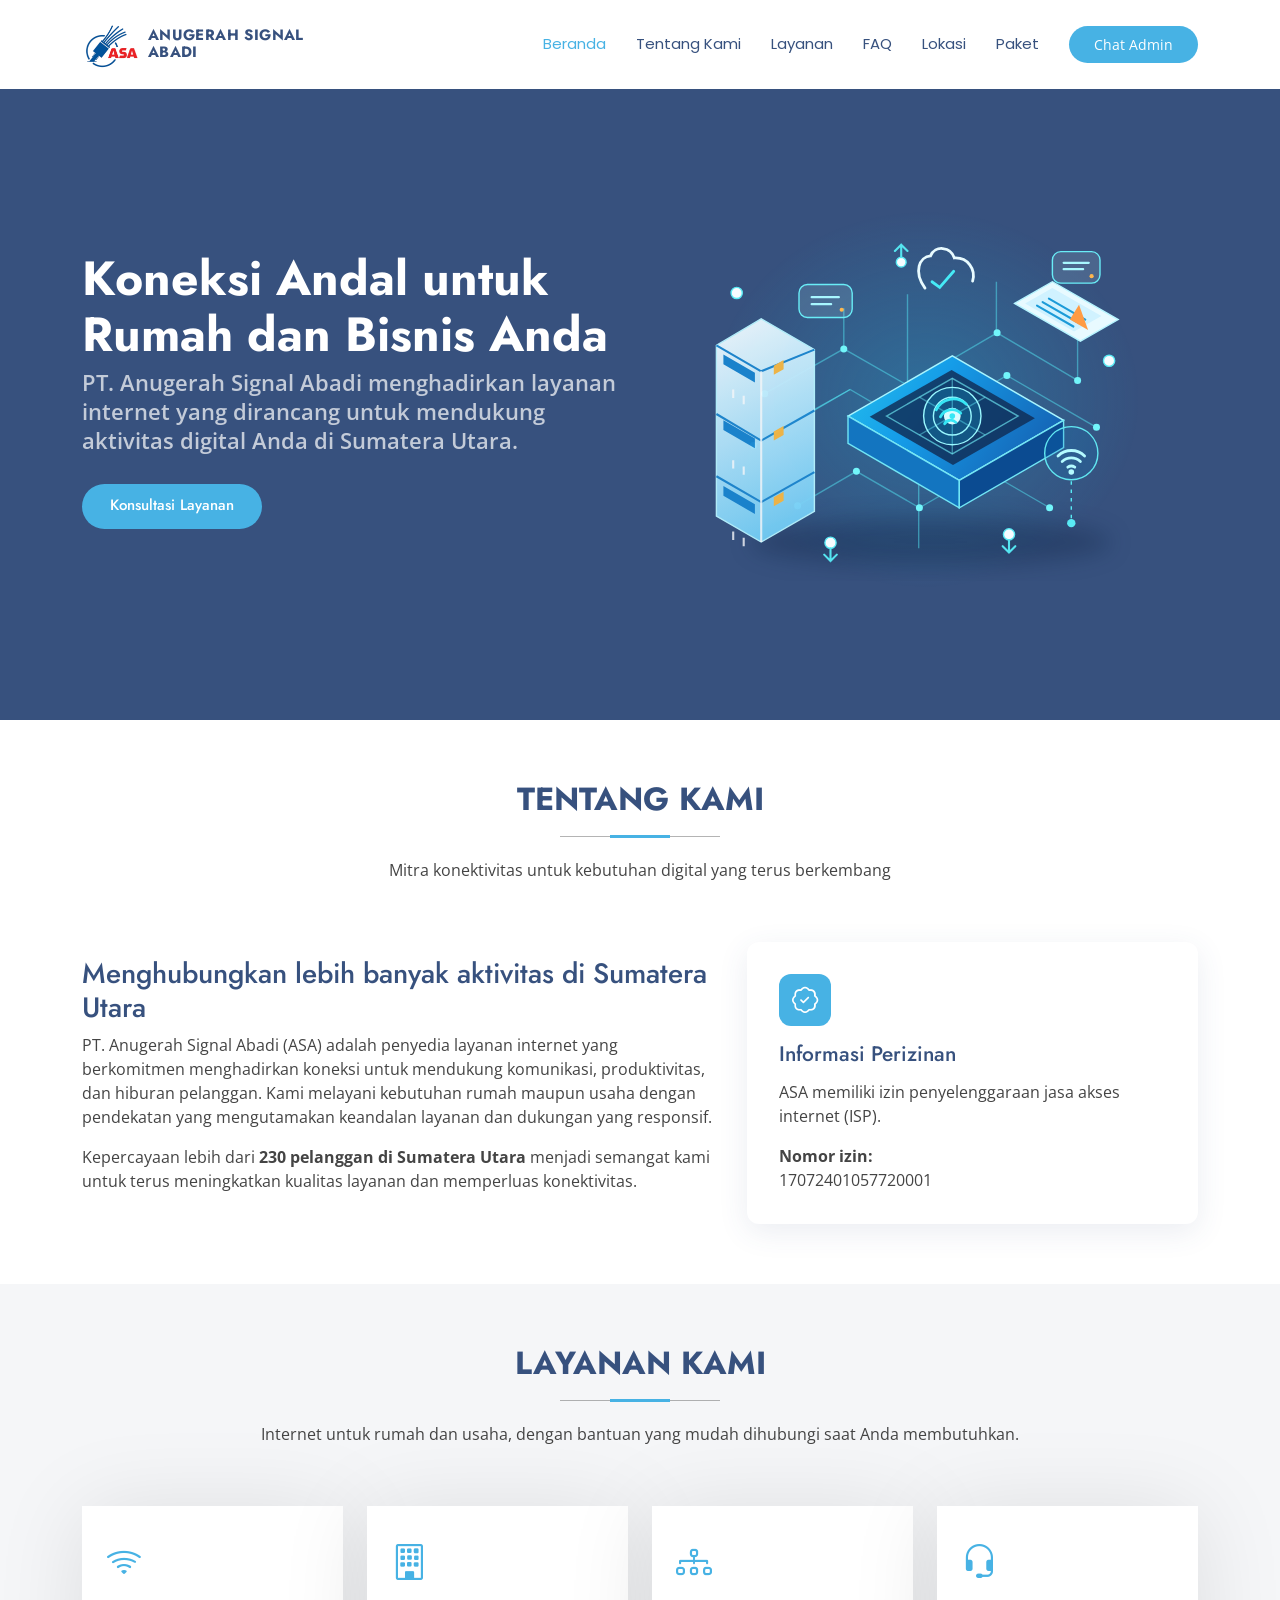
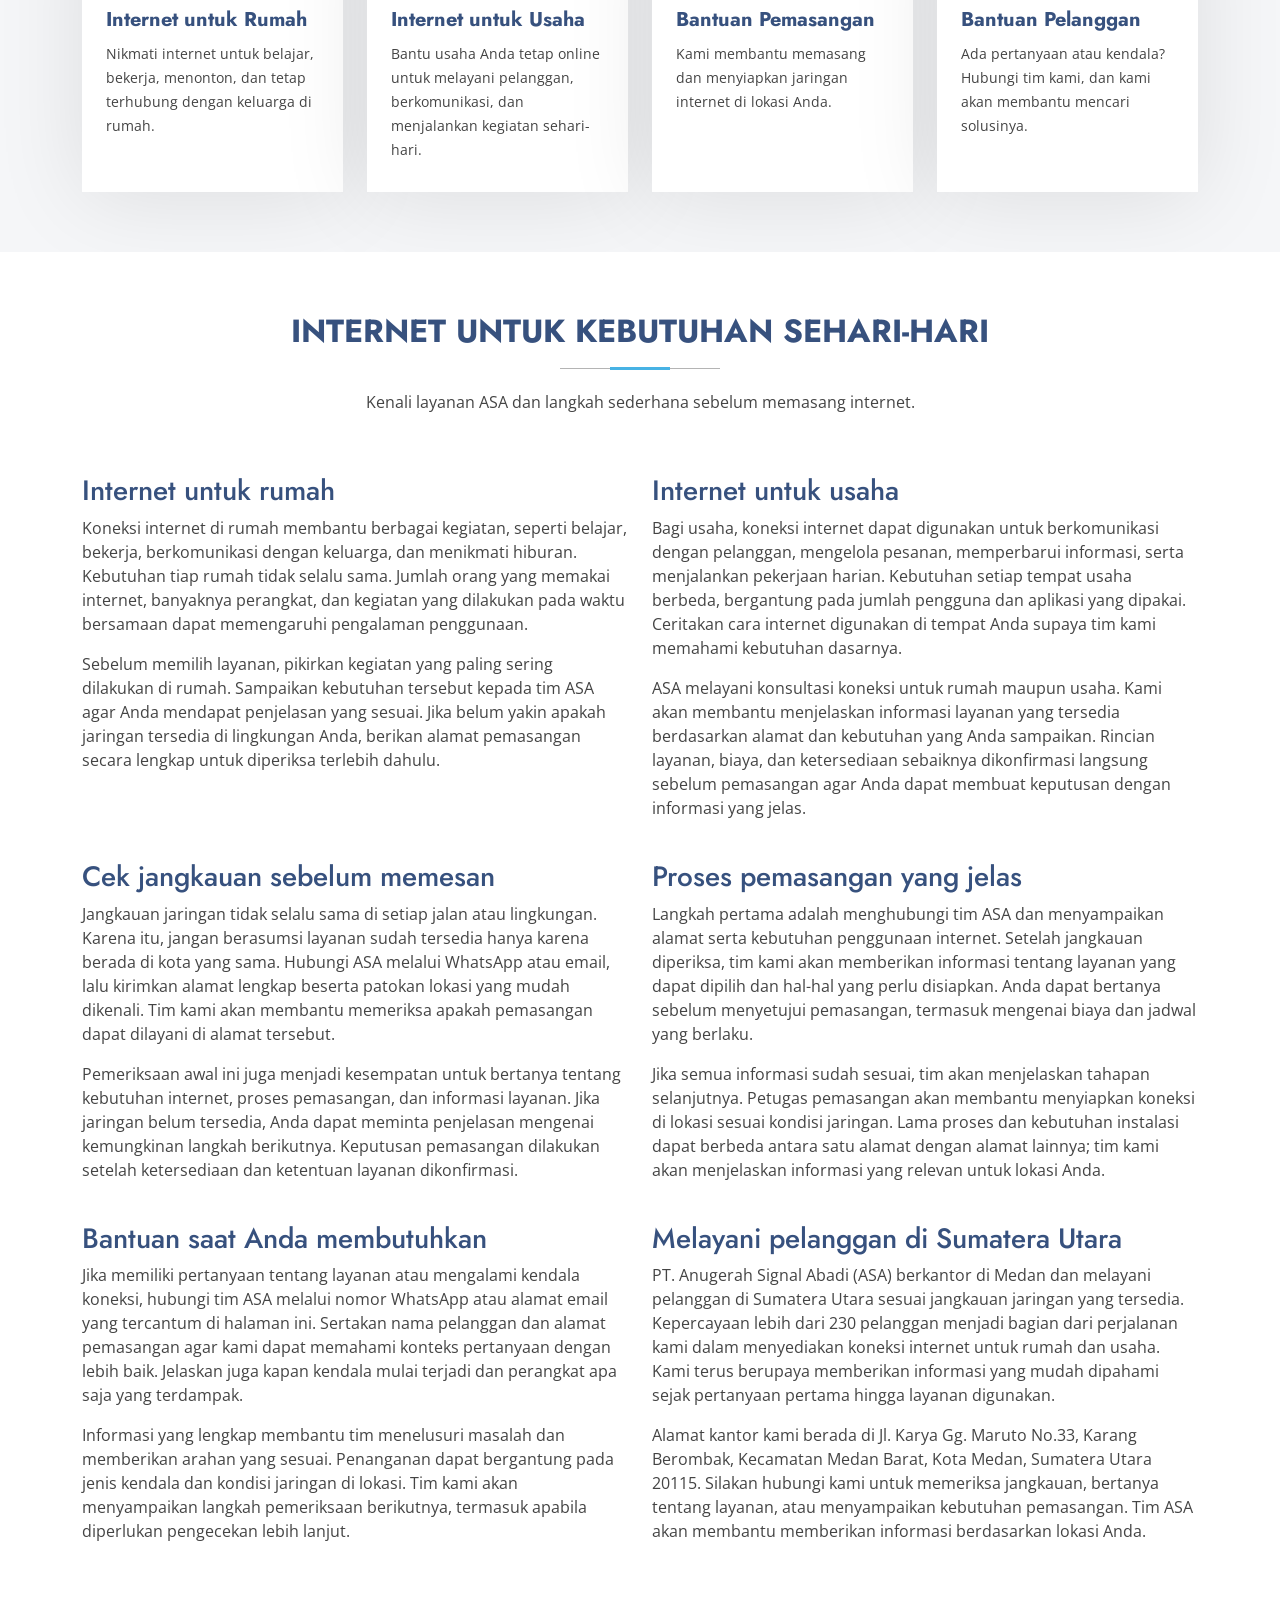
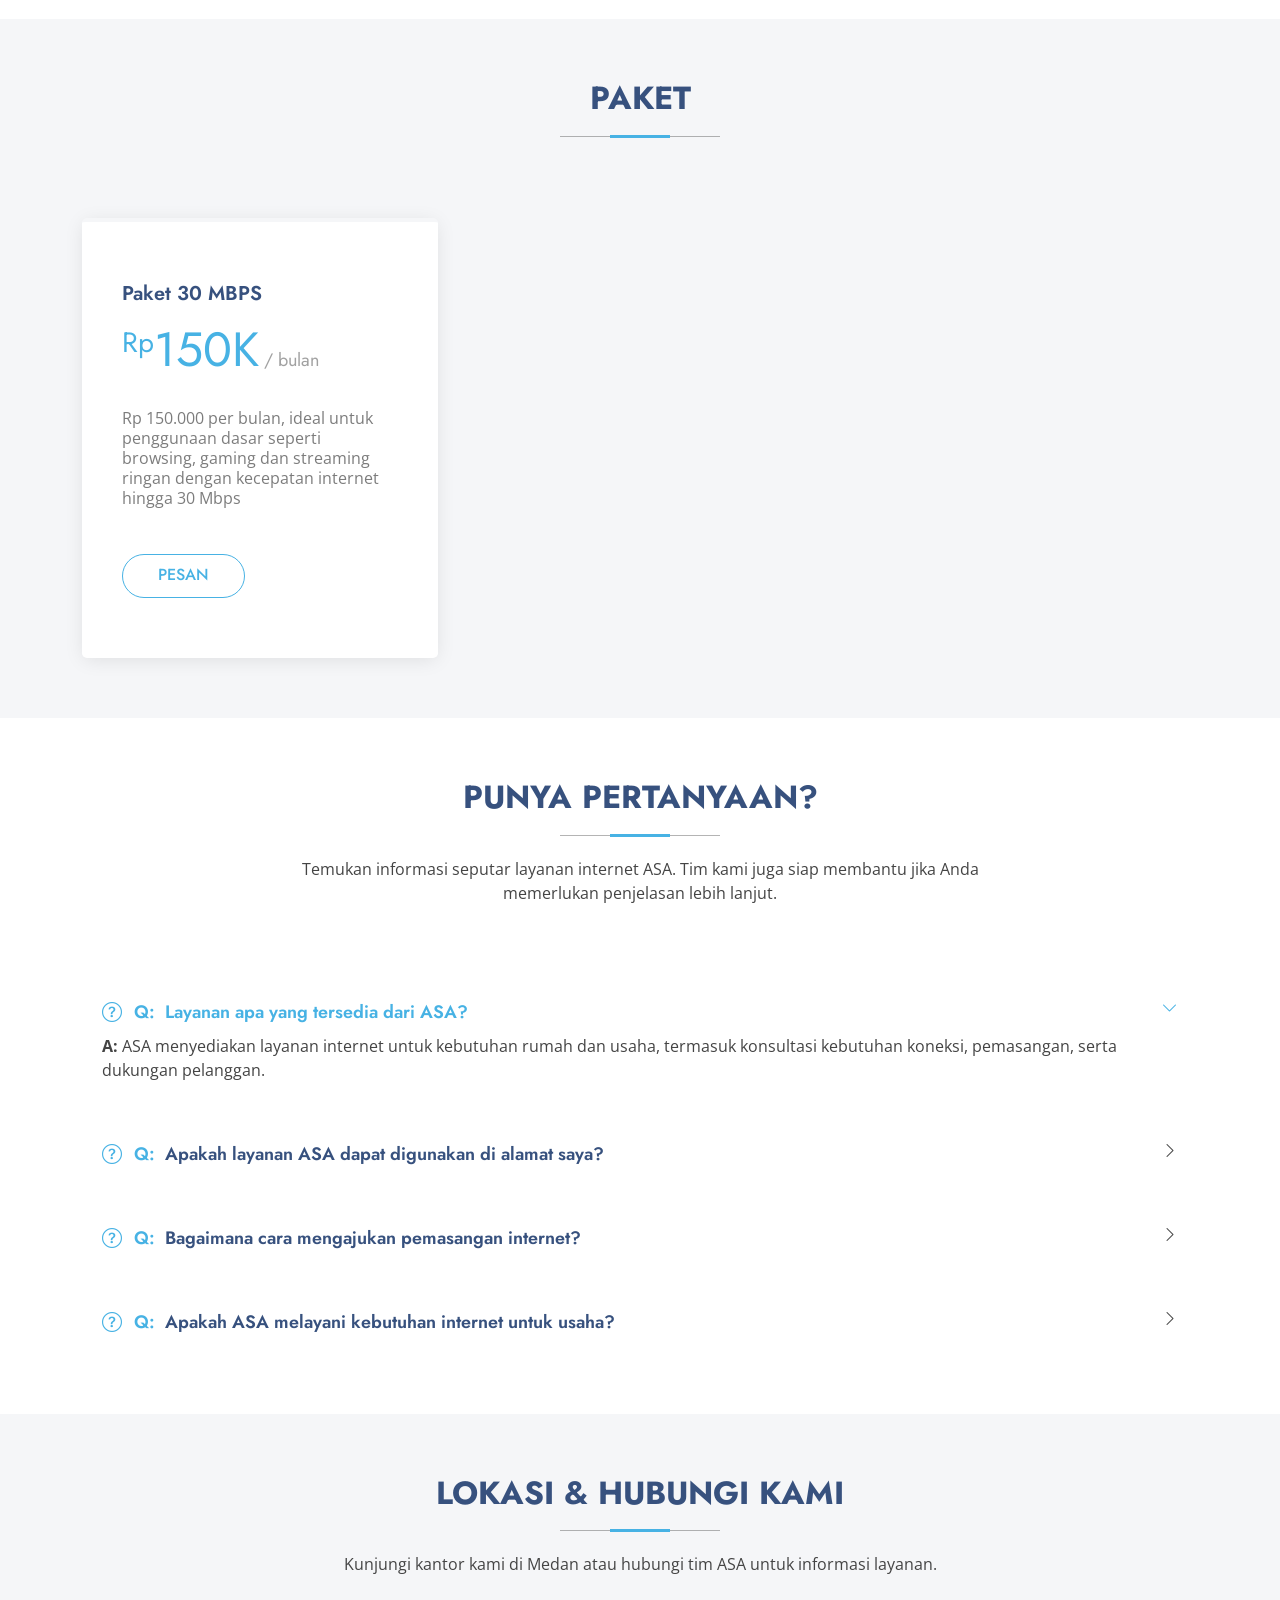
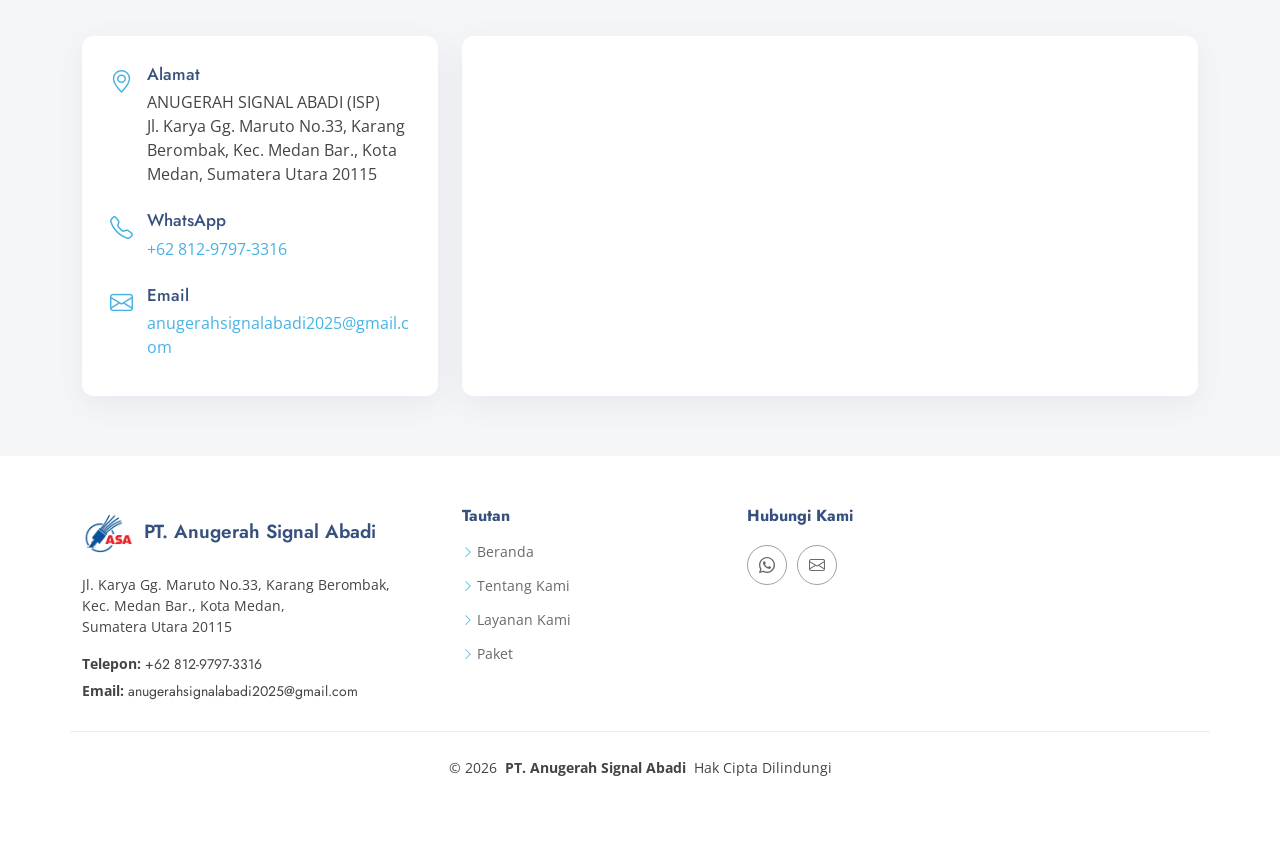
<file: index.html>
<!DOCTYPE html>
<html lang="id">

<head>
  <meta charset="utf-8">
  <meta content="width=device-width, initial-scale=1.0" name="viewport">
  <title>Internet Medan &amp; Sumatera Utara | PT Anugerah Signal Abadi</title>
  <meta name="description" content="Internet untuk rumah dan usaha di Medan dan Sumatera Utara. Cek jangkauan layanan PT Anugerah Signal Abadi, ISP dengan lebih dari 230 pelanggan.">
  <meta name="robots" content="index, follow, max-image-preview:large">
  <meta name="theme-color" content="#ffffff">
  <link rel="canonical" href="http://asa-network.my.id/">

  <meta property="og:type" content="website">
  <meta property="og:locale" content="id_ID">
  <meta property="og:site_name" content="PT. Anugerah Signal Abadi">
  <meta property="og:title" content="Internet Medan &amp; Sumatera Utara | PT Anugerah Signal Abadi">
  <meta property="og:description" content="Internet untuk rumah dan usaha di Medan dan Sumatera Utara. Cek jangkauan layanan PT Anugerah Signal Abadi, ISP dengan lebih dari 230 pelanggan.">
  <meta property="og:url" content="http://asa-network.my.id/">
  <meta property="og:image" content="http://asa-network.my.id/assets/img/asa-logo-mark.png">
  <meta property="og:image:alt" content="Logo PT. Anugerah Signal Abadi">
  <meta name="twitter:card" content="summary">
  <meta name="twitter:title" content="Internet Medan &amp; Sumatera Utara | PT Anugerah Signal Abadi">
  <meta name="twitter:description" content="Internet untuk rumah dan usaha di Medan dan Sumatera Utara. Cek jangkauan layanan ASA.">

  <link href="/favicon.ico" rel="icon" sizes="any">
  <link href="assets/img/asa-logo-mark.png" rel="icon" type="image/png">
  <link href="assets/img/asa-logo-mark.png" rel="apple-touch-icon">
  <link href="/sitemap.xml" rel="sitemap" type="application/xml" title="Sitemap">

  <script type="application/ld+json">
    {
      "@context": "https://schema.org",
      "@type": "LocalBusiness",
      "name": "PT. Anugerah Signal Abadi",
      "alternateName": "ASA",
      "description": "Penyedia layanan internet untuk rumah dan usaha di Sumatera Utara. Hubungi ASA untuk memeriksa jangkauan layanan.",
      "url": "http://asa-network.my.id/",
      "logo": "http://asa-network.my.id/assets/img/asa-logo-mark.png",
      "image": "http://asa-network.my.id/assets/img/asa-network-hero.svg",
      "telephone": "+6281297973316",
      "email": "anugerahsignalabadi2025@gmail.com",
      "address": {
        "@type": "PostalAddress",
        "streetAddress": "Jl. Karya Gg. Maruto No.33, Karang Berombak, Kecamatan Medan Barat",
        "addressLocality": "Medan",
        "addressRegion": "Sumatera Utara",
        "postalCode": "20115",
        "addressCountry": "ID"
      },
      "areaServed": {
        "@type": "AdministrativeArea",
        "name": "Sumatera Utara"
      },
      "sameAs": [
        "https://www.instagram.com/anugerahsignalabadi/"
      ]
    }
  </script>

  <link href="https://fonts.googleapis.com" rel="preconnect">
  <link href="https://fonts.gstatic.com" rel="preconnect" crossorigin>
  <link href="https://fonts.googleapis.com/css2?family=Open+Sans:ital,wght@0,300;0,400;0,500;0,600;0,700;0,800;1,300;1,400;1,500;1,600;1,700;1,800&family=Poppins:ital,wght@0,100;0,200;0,300;0,400;0,500;0,600;0,700;0,800;0,900;1,100;1,200;1,300;1,400;1,500;1,600;1,700;1,800;1,900&family=Jost:ital,wght@0,100;0,200;0,300;0,400;0,500;0,600;0,700;0,800;0,900;1,100;1,200;1,300;1,400;1,500;1,600;1,700;1,800;1,900&display=swap" rel="stylesheet">


  <link href="assets/vendor/bootstrap/css/bootstrap.min.css" rel="stylesheet">
  <link href="assets/vendor/bootstrap-icons/bootstrap-icons.css" rel="stylesheet">
  <link href="assets/vendor/aos/aos.css" rel="stylesheet">
  <link href="assets/vendor/glightbox/css/glightbox.min.css" rel="stylesheet">
  <link href="assets/vendor/swiper/swiper-bundle.min.css" rel="stylesheet">


  <link href="assets/css/main.css" rel="stylesheet">


</head>

<body class="index-page">

  <header id="header" class="header d-flex align-items-center fixed-top">
    <div class="container-fluid container-xl position-relative d-flex align-items-center">

      <a href="index.html" class="logo d-flex align-items-center me-auto">
        <img src="assets/img/asa-logo-mark.png" alt="ASA - PT. Anugerah Signal Abadi">
        <span class="logo-name">ANUGERAH SIGNAL ABADI</span>
      </a>

      <nav id="navmenu" class="navmenu">
        <ul>
          <li><a href="#hero" class="active">Beranda</a></li>
          <li><a href="#about">Tentang Kami</a></li>
          <li><a href="#services">Layanan</a></li>
          <li><a href="#faq">FAQ</a></li>
          <li><a href="#contact">Lokasi</a></li>


          <li><a href="#pricing">Paket</a></li>



        </ul>
        <i class="mobile-nav-toggle d-xl-none bi bi-list"></i>
      </nav>

      <a class="btn-getstarted" href="https://wa.me/6281297973316">Chat Admin</a>


    </div>
  </header>

  <main class="main">


    <section id="hero" class="hero section dark-background">

      <div class="container">
        <div class="row gy-4">
          <div class="col-lg-6 order-2 order-lg-1 d-flex flex-column justify-content-center" data-aos="zoom-out">
            <h1>Koneksi Andal untuk Rumah dan Bisnis Anda</h1>
            <p>PT. Anugerah Signal Abadi menghadirkan layanan internet yang dirancang untuk mendukung aktivitas digital Anda di Sumatera Utara.</p>
            <div class="d-flex">
              <a href="https://wa.me/6281297973316?text=Halo%20ASA%2C%20saya%20ingin%20menanyakan%20layanan%20internet." class="btn-get-started">Konsultasi Layanan</a>


            </div>
          </div>
          <div class="col-lg-6 order-1 order-lg-2 hero-img" data-aos="zoom-out" data-aos-delay="200">
            <img src="assets/img/asa-network-hero.svg" class="img-fluid animated" alt="Ilustrasi jaringan internet ASA dengan server, router Wi-Fi, dan koneksi digital">
          </div>
        </div>
      </div>

    </section>

    <section id="about" class="about section">
      <div class="container section-title" data-aos="fade-up">
        <h2>Tentang Kami</h2>
        <p>Mitra konektivitas untuk kebutuhan digital yang terus berkembang</p>
      </div>

      <div class="container">
        <div class="row gy-4 align-items-center">
          <div class="col-lg-7" data-aos="fade-up">
            <h3>Menghubungkan lebih banyak aktivitas di Sumatera Utara</h3>
            <p>PT. Anugerah Signal Abadi (ASA) adalah penyedia layanan internet yang berkomitmen menghadirkan koneksi untuk mendukung komunikasi, produktivitas, dan hiburan pelanggan. Kami melayani kebutuhan rumah maupun usaha dengan pendekatan yang mengutamakan keandalan layanan dan dukungan yang responsif.</p>
            <p>Kepercayaan lebih dari <strong>230 pelanggan di Sumatera Utara</strong> menjadi semangat kami untuk terus meningkatkan kualitas layanan dan memperluas konektivitas.</p>
          </div>
          <div class="col-lg-5" data-aos="fade-up" data-aos-delay="150">
            <div class="company-highlight">
              <div class="company-highlight-icon"><i class="bi bi-patch-check"></i></div>
              <h4>Informasi Perizinan</h4>
              <p>ASA memiliki izin penyelenggaraan jasa akses internet (ISP).</p>
              <p class="mb-0"><strong>Nomor izin:</strong><br>17072401057720001</p>
            </div>
          </div>
        </div>
      </div>
    </section>

    <section id="services" class="services section light-background">
      <div class="container section-title" data-aos="fade-up">
        <h2>Layanan Kami</h2>
        <p>Internet untuk rumah dan usaha, dengan bantuan yang mudah dihubungi saat Anda membutuhkan.</p>
      </div>
      <div class="container">
        <div class="row gy-4">
          <div class="col-xl-3 col-md-6 d-flex" data-aos="fade-up" data-aos-delay="100">
            <div class="service-item position-relative">
              <div class="icon"><i class="bi bi-wifi"></i></div>
              <h4>Internet untuk Rumah</h4>
              <p>Nikmati internet untuk belajar, bekerja, menonton, dan tetap terhubung dengan keluarga di rumah.</p>
            </div>
          </div>
          <div class="col-xl-3 col-md-6 d-flex" data-aos="fade-up" data-aos-delay="150">
            <div class="service-item position-relative">
              <div class="icon"><i class="bi bi-building"></i></div>
              <h4>Internet untuk Usaha</h4>
              <p>Bantu usaha Anda tetap online untuk melayani pelanggan, berkomunikasi, dan menjalankan kegiatan sehari-hari.</p>
            </div>
          </div>
          <div class="col-xl-3 col-md-6 d-flex" data-aos="fade-up" data-aos-delay="200">
            <div class="service-item position-relative">
              <div class="icon"><i class="bi bi-diagram-3"></i></div>
              <h4>Bantuan Pemasangan</h4>
              <p>Kami membantu memasang dan menyiapkan jaringan internet di lokasi Anda.</p>
            </div>
          </div>
          <div class="col-xl-3 col-md-6 d-flex" data-aos="fade-up" data-aos-delay="250">
            <div class="service-item position-relative">
              <div class="icon"><i class="bi bi-headset"></i></div>
              <h4>Bantuan Pelanggan</h4>
              <p>Ada pertanyaan atau kendala? Hubungi tim kami, dan kami akan membantu mencari solusinya.</p>
            </div>
          </div>
        </div>
      </div>
    </section>

        <section id="panduan-layanan" class="about section">
          <div class="container section-title" data-aos="fade-up">
            <h2>Internet untuk Kebutuhan Sehari-hari</h2>
            <p>Kenali layanan ASA dan langkah sederhana sebelum memasang internet.</p>
          </div>
          <div class="container">
            <div class="row gy-4">
              <div class="col-lg-6" data-aos="fade-up">
                <h3>Internet untuk rumah</h3>
                <p>Koneksi internet di rumah membantu berbagai kegiatan, seperti belajar, bekerja, berkomunikasi dengan keluarga, dan menikmati hiburan. Kebutuhan tiap rumah tidak selalu sama. Jumlah orang yang memakai internet, banyaknya perangkat, dan kegiatan yang dilakukan pada waktu bersamaan dapat memengaruhi pengalaman penggunaan.</p>
                <p>Sebelum memilih layanan, pikirkan kegiatan yang paling sering dilakukan di rumah. Sampaikan kebutuhan tersebut kepada tim ASA agar Anda mendapat penjelasan yang sesuai. Jika belum yakin apakah jaringan tersedia di lingkungan Anda, berikan alamat pemasangan secara lengkap untuk diperiksa terlebih dahulu.</p>
              </div>
              <div class="col-lg-6" data-aos="fade-up" data-aos-delay="100">
                <h3>Internet untuk usaha</h3>
                <p>Bagi usaha, koneksi internet dapat digunakan untuk berkomunikasi dengan pelanggan, mengelola pesanan, memperbarui informasi, serta menjalankan pekerjaan harian. Kebutuhan setiap tempat usaha berbeda, bergantung pada jumlah pengguna dan aplikasi yang dipakai. Ceritakan cara internet digunakan di tempat Anda supaya tim kami memahami kebutuhan dasarnya.</p>
                <p>ASA melayani konsultasi koneksi untuk rumah maupun usaha. Kami akan membantu menjelaskan informasi layanan yang tersedia berdasarkan alamat dan kebutuhan yang Anda sampaikan. Rincian layanan, biaya, dan ketersediaan sebaiknya dikonfirmasi langsung sebelum pemasangan agar Anda dapat membuat keputusan dengan informasi yang jelas.</p>
              </div>
              <div class="col-lg-6" data-aos="fade-up">
                <h3>Cek jangkauan sebelum memesan</h3>
                <p>Jangkauan jaringan tidak selalu sama di setiap jalan atau lingkungan. Karena itu, jangan berasumsi layanan sudah tersedia hanya karena berada di kota yang sama. Hubungi ASA melalui WhatsApp atau email, lalu kirimkan alamat lengkap beserta patokan lokasi yang mudah dikenali. Tim kami akan membantu memeriksa apakah pemasangan dapat dilayani di alamat tersebut.</p>
                <p>Pemeriksaan awal ini juga menjadi kesempatan untuk bertanya tentang kebutuhan internet, proses pemasangan, dan informasi layanan. Jika jaringan belum tersedia, Anda dapat meminta penjelasan mengenai kemungkinan langkah berikutnya. Keputusan pemasangan dilakukan setelah ketersediaan dan ketentuan layanan dikonfirmasi.</p>
              </div>
              <div class="col-lg-6" data-aos="fade-up" data-aos-delay="100">
                <h3>Proses pemasangan yang jelas</h3>
                <p>Langkah pertama adalah menghubungi tim ASA dan menyampaikan alamat serta kebutuhan penggunaan internet. Setelah jangkauan diperiksa, tim kami akan memberikan informasi tentang layanan yang dapat dipilih dan hal-hal yang perlu disiapkan. Anda dapat bertanya sebelum menyetujui pemasangan, termasuk mengenai biaya dan jadwal yang berlaku.</p>
                <p>Jika semua informasi sudah sesuai, tim akan menjelaskan tahapan selanjutnya. Petugas pemasangan akan membantu menyiapkan koneksi di lokasi sesuai kondisi jaringan. Lama proses dan kebutuhan instalasi dapat berbeda antara satu alamat dengan alamat lainnya; tim kami akan menjelaskan informasi yang relevan untuk lokasi Anda.</p>
              </div>
              <div class="col-lg-6" data-aos="fade-up">
                <h3>Bantuan saat Anda membutuhkan</h3>
                <p>Jika memiliki pertanyaan tentang layanan atau mengalami kendala koneksi, hubungi tim ASA melalui nomor WhatsApp atau alamat email yang tercantum di halaman ini. Sertakan nama pelanggan dan alamat pemasangan agar kami dapat memahami konteks pertanyaan dengan lebih baik. Jelaskan juga kapan kendala mulai terjadi dan perangkat apa saja yang terdampak.</p>
                <p>Informasi yang lengkap membantu tim menelusuri masalah dan memberikan arahan yang sesuai. Penanganan dapat bergantung pada jenis kendala dan kondisi jaringan di lokasi. Tim kami akan menyampaikan langkah pemeriksaan berikutnya, termasuk apabila diperlukan pengecekan lebih lanjut.</p>
              </div>
              <div class="col-lg-6" data-aos="fade-up" data-aos-delay="100">
                <h3>Melayani pelanggan di Sumatera Utara</h3>
                <p>PT. Anugerah Signal Abadi (ASA) berkantor di Medan dan melayani pelanggan di Sumatera Utara sesuai jangkauan jaringan yang tersedia. Kepercayaan lebih dari 230 pelanggan menjadi bagian dari perjalanan kami dalam menyediakan koneksi internet untuk rumah dan usaha. Kami terus berupaya memberikan informasi yang mudah dipahami sejak pertanyaan pertama hingga layanan digunakan.</p>
                <p>Alamat kantor kami berada di Jl. Karya Gg. Maruto No.33, Karang Berombak, Kecamatan Medan Barat, Kota Medan, Sumatera Utara 20115. Silakan hubungi kami untuk memeriksa jangkauan, bertanya tentang layanan, atau menyampaikan kebutuhan pemasangan. Tim ASA akan membantu memberikan informasi berdasarkan lokasi Anda.</p>
              </div>
            </div>
          </div>
        </section>

        <section id="pricing" class="pricing section light-background">


      <div class="container section-title" data-aos="fade-up">
        <h2>Paket</h2>

      </div>

      <div class="container">

        <div class="row gy-4">

          <div class="col-lg-4" data-aos="zoom-in" data-aos-delay="100">
            <div class="pricing-item">
              <h3>Paket 30 MBPS</h3>
              <h4><sup>Rp</sup>150K<span> / bulan</span></h4>
              <ul>
                <li></i> <span>Rp 150.000 per bulan, ideal untuk penggunaan dasar seperti browsing, gaming dan streaming ringan dengan kecepatan internet hingga 30 Mbps</span></li>




              </ul>
              <a href="https://wa.me/6281297973316" class="buy-btn">PESAN</a>
            </div>
          </div>






        </div>

      </div>

    </section>

    <section id="faq" class="faq-2 section">
      <div class="container section-title" data-aos="fade-up">
        <h2>Punya Pertanyaan?</h2>
        <p>Temukan informasi seputar layanan internet ASA. Tim kami juga siap membantu jika Anda memerlukan penjelasan lebih lanjut.</p>
      </div>
      <div class="container">
        <div class="faq-container">
          <div class="faq-item faq-active">
            <i class="faq-icon bi bi-question-circle"></i>
            <h3><span>Q:</span> Layanan apa yang tersedia dari ASA?</h3>
            <div class="faq-content">
              <p><strong>A:</strong> ASA menyediakan layanan internet untuk kebutuhan rumah dan usaha, termasuk konsultasi kebutuhan koneksi, pemasangan, serta dukungan pelanggan.</p>
            </div>
            <i class="faq-toggle bi bi-chevron-right"></i>
          </div>
          <div class="faq-item">
            <i class="faq-icon bi bi-question-circle"></i>
            <h3><span>Q:</span> Apakah layanan ASA dapat digunakan di alamat saya?</h3>
            <div class="faq-content">
              <p><strong>A:</strong> Ketersediaan jaringan bergantung pada lokasi. Silakan hubungi tim ASA dengan alamat pemasangan agar kami dapat membantu memeriksa jangkauan layanan.</p>
            </div>
            <i class="faq-toggle bi bi-chevron-right"></i>
          </div>
          <div class="faq-item">
            <i class="faq-icon bi bi-question-circle"></i>
            <h3><span>Q:</span> Bagaimana cara mengajukan pemasangan internet?</h3>
            <div class="faq-content">
              <p><strong>A:</strong> Hubungi kami melalui WhatsApp atau email. Tim kami akan menanyakan kebutuhan dan lokasi Anda, lalu menjelaskan tahapan selanjutnya.</p>
            </div>
            <i class="faq-toggle bi bi-chevron-right"></i>
          </div>
          <div class="faq-item">
            <i class="faq-icon bi bi-question-circle"></i>
            <h3><span>Q:</span> Apakah ASA melayani kebutuhan internet untuk usaha?</h3>
            <div class="faq-content">
              <p><strong>A:</strong> Ya. Kami menerima konsultasi konektivitas untuk kebutuhan usaha. Silakan sampaikan kebutuhan operasional dan lokasi agar tim kami dapat memberikan informasi yang sesuai.</p>
            </div>
            <i class="faq-toggle bi bi-chevron-right"></i>
          </div>
        </div>
      </div>
    </section>

    <section id="contact" class="location section light-background">
      <div class="container section-title" data-aos="fade-up">
        <h2>Lokasi & Hubungi Kami</h2>
        <p>Kunjungi kantor kami di Medan atau hubungi tim ASA untuk informasi layanan.</p>
      </div>
      <div class="container">
        <div class="row gy-4 align-items-stretch">
          <div class="col-lg-4" data-aos="fade-up">
            <div class="location-card">
              <div class="location-detail">
                <i class="bi bi-geo-alt"></i>
                <div>
                  <h3>Alamat</h3>
                  <p>ANUGERAH SIGNAL ABADI (ISP)<br>Jl. Karya Gg. Maruto No.33, Karang Berombak, Kec. Medan Bar., Kota Medan, Sumatera Utara 20115</p>
                </div>
              </div>
              <div class="location-detail">
                <i class="bi bi-telephone"></i>
                <div>
                  <h3>WhatsApp</h3>
                  <p><a href="https://wa.me/6281297973316">+62 812-9797-3316</a></p>
                </div>
              </div>
              <div class="location-detail">
                <i class="bi bi-envelope"></i>
                <div>
                  <h3>Email</h3>
                  <p><a href="mailto:anugerahsignalabadi2025@gmail.com">anugerahsignalabadi2025@gmail.com</a></p>
                </div>
              </div>
            </div>
          </div>
          <div class="col-lg-8" data-aos="fade-up" data-aos-delay="100">
            <div class="location-map">
              <iframe
                title="Peta lokasi Anugerah Signal Abadi di Medan"
                src="https://maps.google.com/maps?q=Jl.%20Karya%20Gg.%20Maruto%20No.33%2C%20Karang%20Berombak%2C%20Medan%20Barat%2C%20Kota%20Medan%2C%20Sumatera%20Utara%2020115&t=&z=15&ie=UTF8&iwloc=&output=embed"
                loading="lazy"
                referrerpolicy="no-referrer-when-downgrade"
                allowfullscreen>
              </iframe>
            </div>
          </div>
        </div>
      </div>
    </section>

  </main>

  <footer id="footer" class="footer">

    <div class="container footer-top">
      <div class="row gy-4">
        <div class="col-lg-4 col-md-6 footer-about">
          <a href="index.html" class="footer-brand d-flex align-items-center">
            <img src="assets/img/asa-logo-mark.png" alt="">
            <span class="sitename">PT. Anugerah Signal Abadi</span>
          </a>
          <div class="footer-contact pt-3">
            <p>Jl. Karya Gg. Maruto No.33, Karang Berombak,<br>Kec. Medan Bar., Kota Medan,<br>Sumatera Utara 20115</p>
            <p class="mt-3"><strong>Telepon:</strong> <a href="https://wa.me/6281297973316">+62 812-9797-3316</a></p>
            <p><strong>Email:</strong> <a href="mailto:anugerahsignalabadi2025@gmail.com">anugerahsignalabadi2025@gmail.com</a></p>
          </div>
        </div>

        <div class="col-lg-3 col-md-6 footer-links">
          <h4>Tautan</h4>
          <ul>
            <li><i class="bi bi-chevron-right"></i><a href="#hero">Beranda</a></li>
            <li><i class="bi bi-chevron-right"></i><a href="#about">Tentang Kami</a></li>
            <li><i class="bi bi-chevron-right"></i><a href="#services">Layanan Kami</a></li>
            <li><i class="bi bi-chevron-right"></i><a href="#pricing">Paket</a></li>
          </ul>
        </div>

        <div class="col-lg-3 col-md-6">
          <h4>Hubungi Kami</h4>
          <div class="social-links d-flex">
            <a href="https://wa.me/6281297973316" aria-label="Hubungi ASA melalui WhatsApp"><i class="bi bi-whatsapp"></i></a>
            <a href="mailto:anugerahsignalabadi2025@gmail.com" aria-label="Kirim email ke ASA"><i class="bi bi-envelope"></i></a>
          </div>
        </div>

      </div>
    </div>

    <div class="container copyright text-center mt-4">
      <p>© 2026 <strong class="px-1 sitename">PT. Anugerah Signal Abadi</strong> <span>Hak Cipta Dilindungi</span></p>
    </div>

  </footer>


  <a href="#" id="scroll-top" class="scroll-top d-flex align-items-center justify-content-center"><i class="bi bi-arrow-up-short"></i></a>


  <div id="preloader"></div>


  <script src="assets/vendor/bootstrap/js/bootstrap.bundle.min.js"></script>
  <script src="assets/vendor/php-email-form/validate.js"></script>
  <script src="assets/vendor/aos/aos.js"></script>
  <script src="assets/vendor/glightbox/js/glightbox.min.js"></script>
  <script src="assets/vendor/swiper/swiper-bundle.min.js"></script>
  <script src="assets/vendor/waypoints/noframework.waypoints.js"></script>
  <script src="assets/vendor/imagesloaded/imagesloaded.pkgd.min.js"></script>
  <script src="assets/vendor/isotope-layout/isotope.pkgd.min.js"></script>


  <script src="assets/js/main.js"></script>

</body>

</html>
</file>
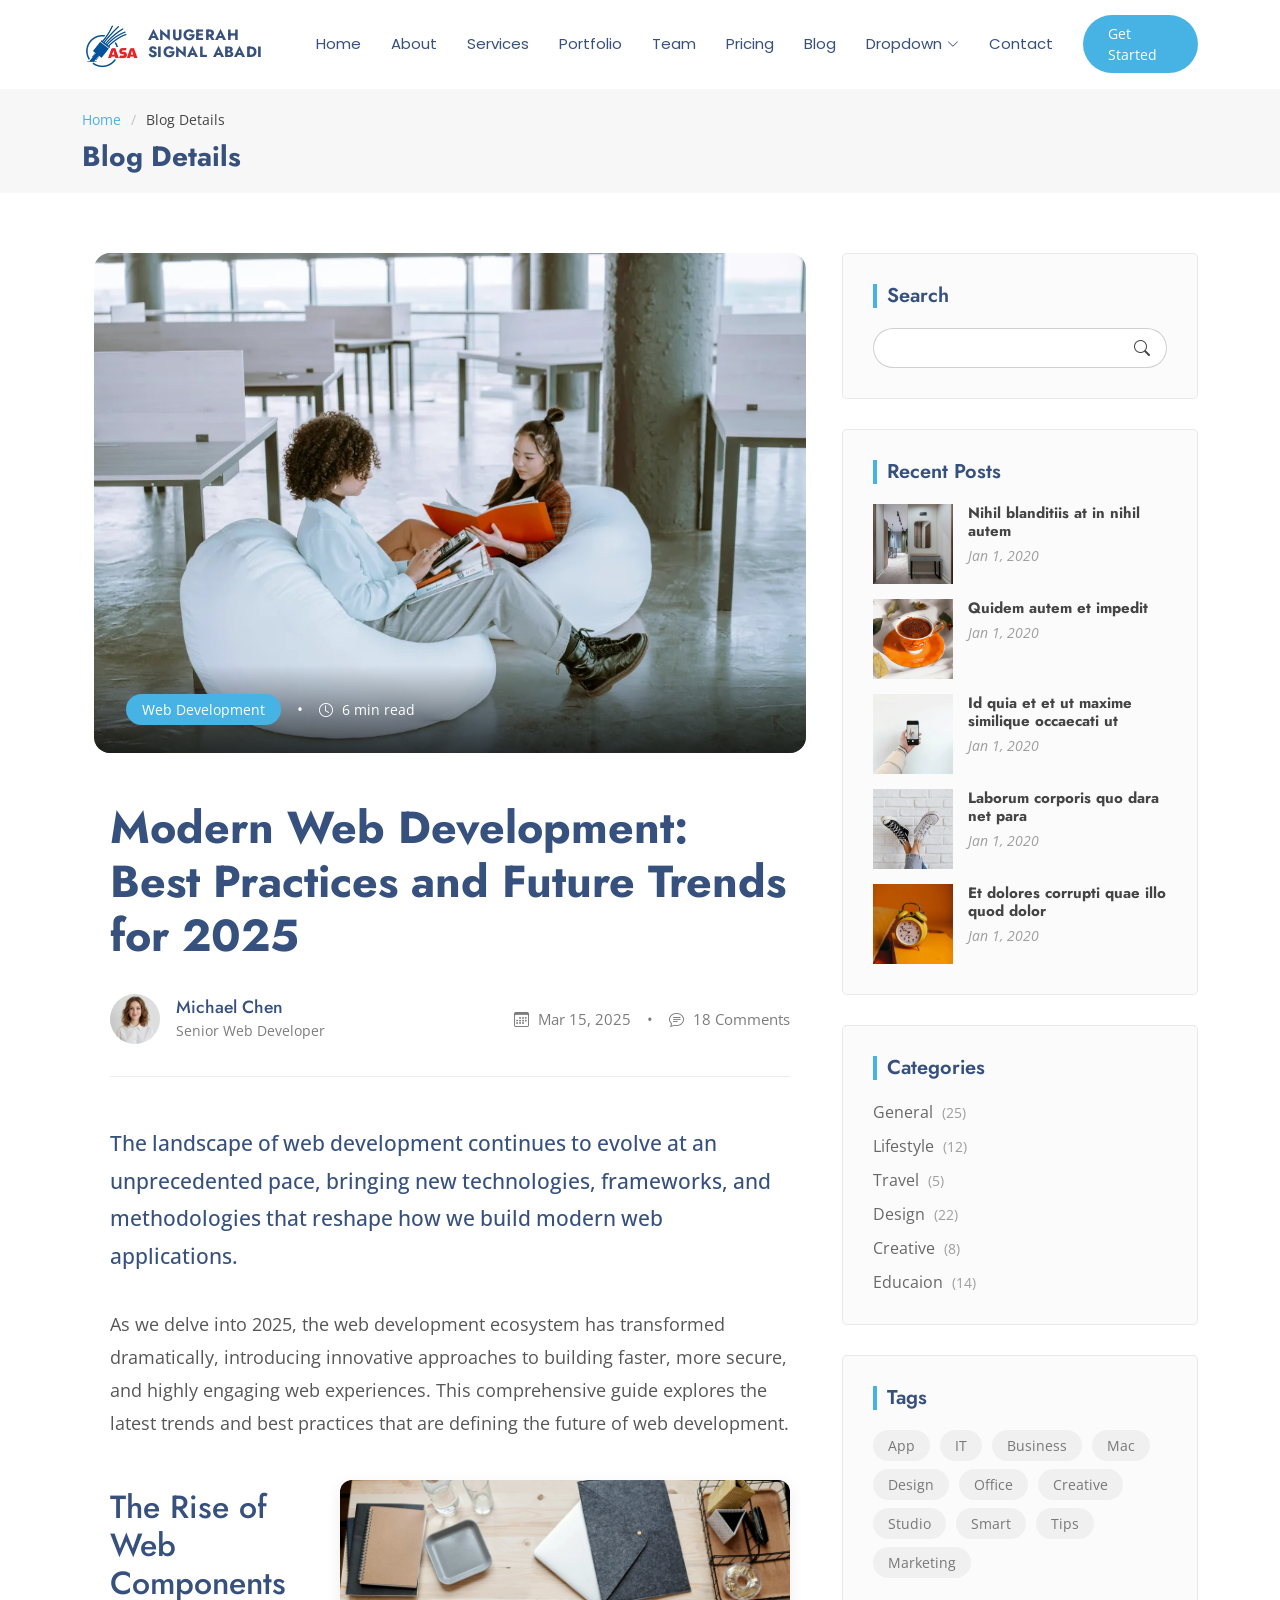
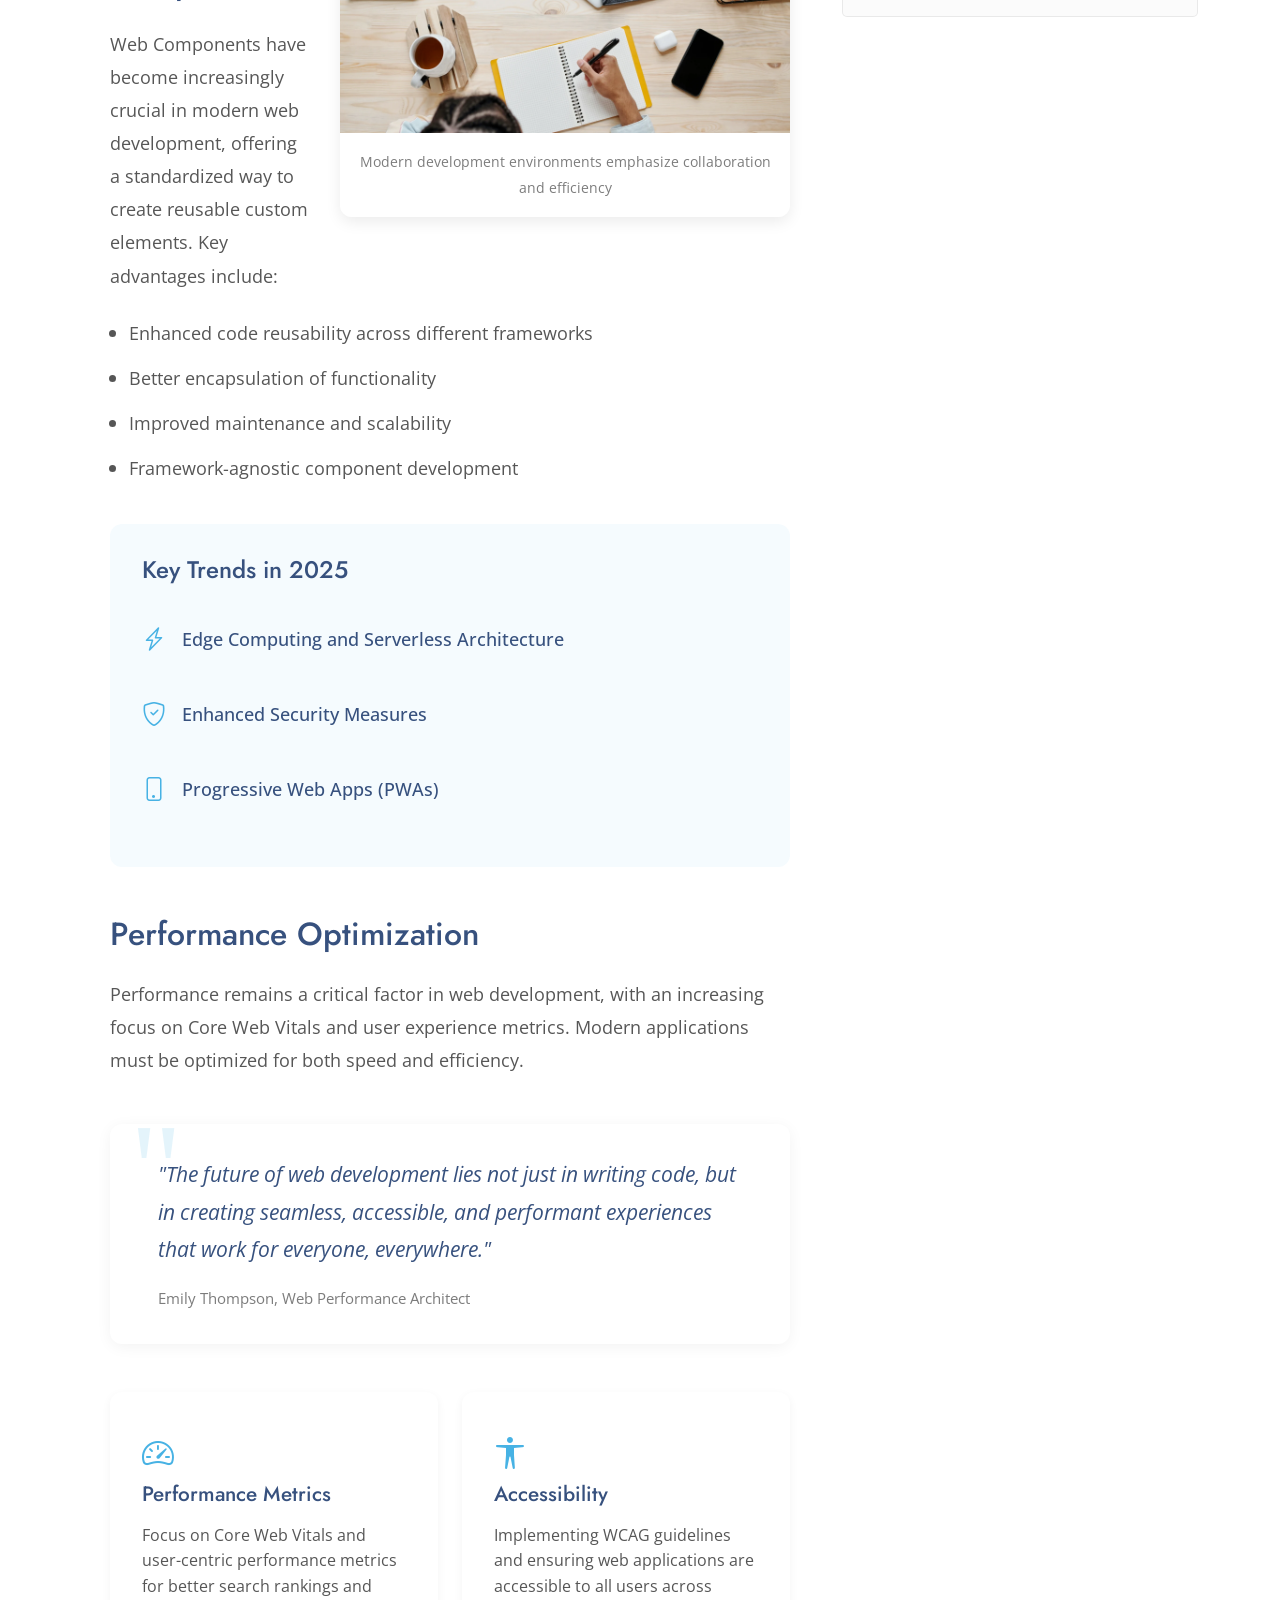
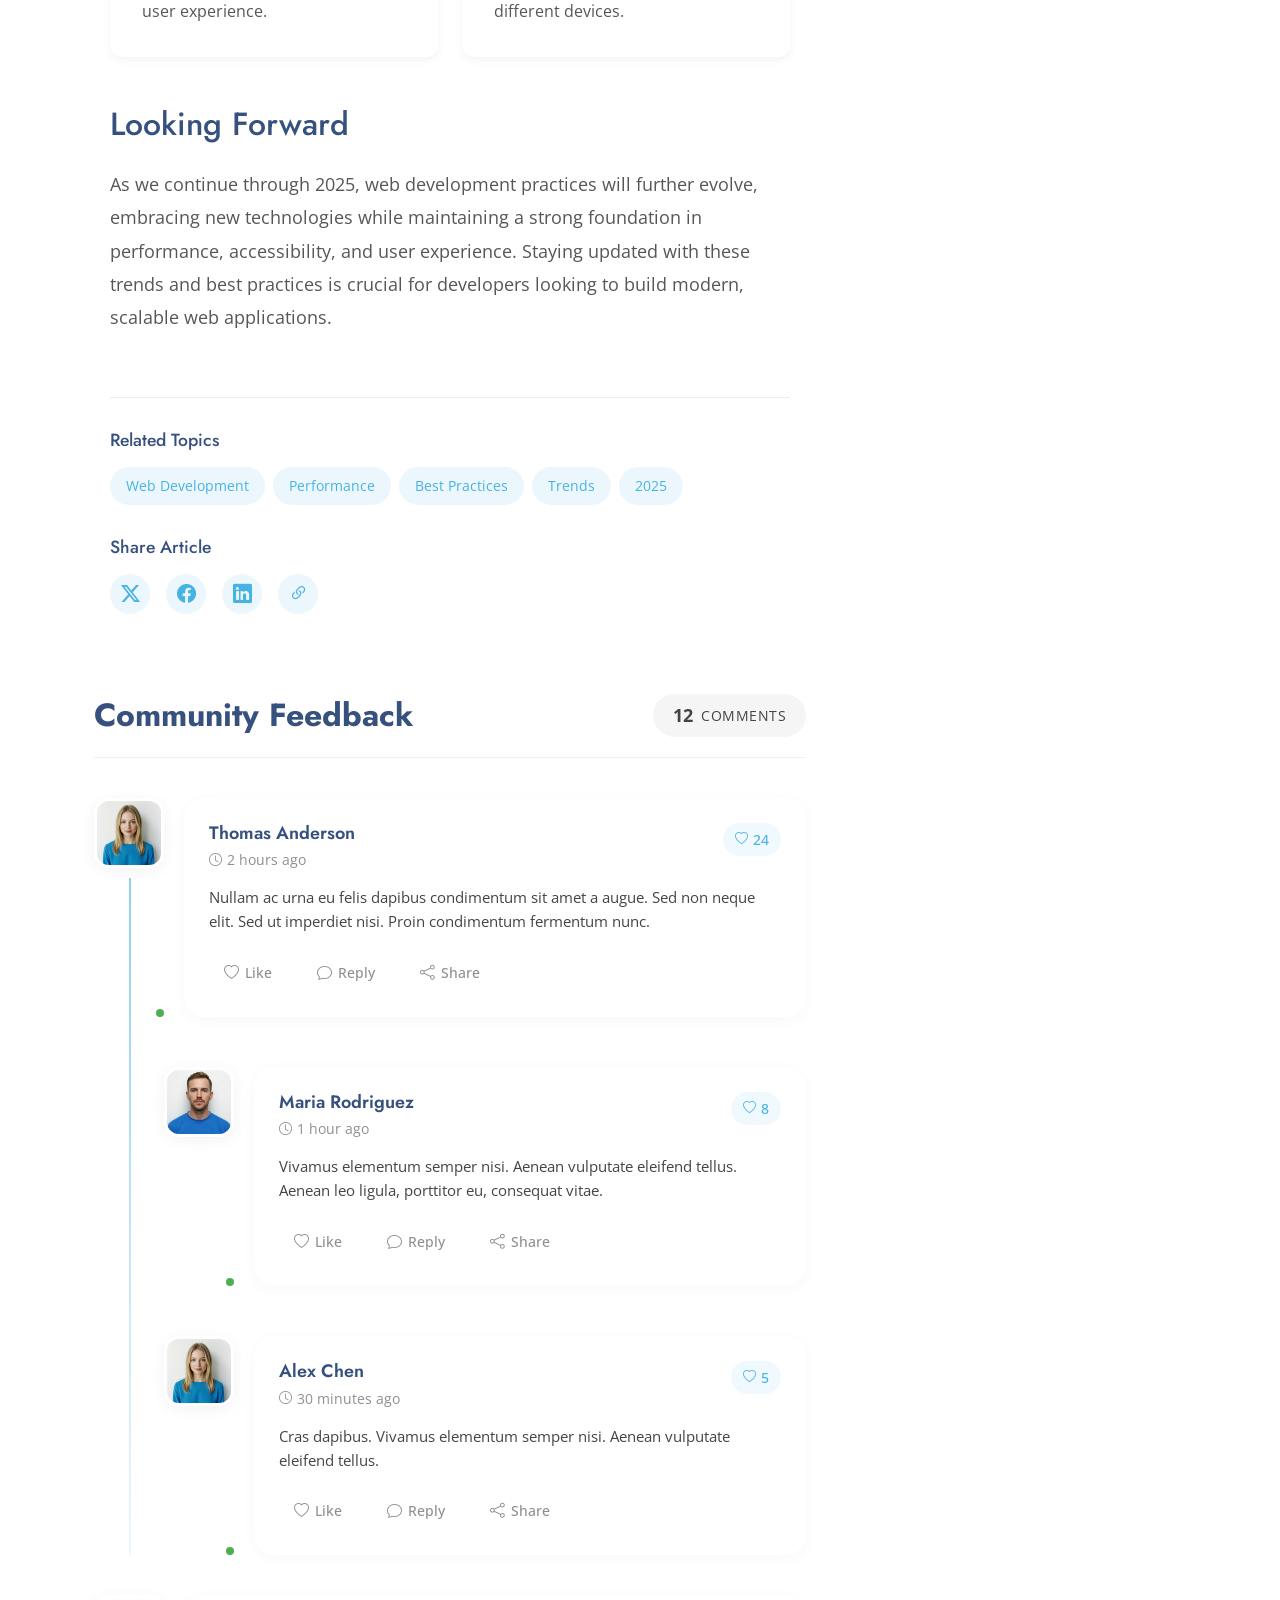
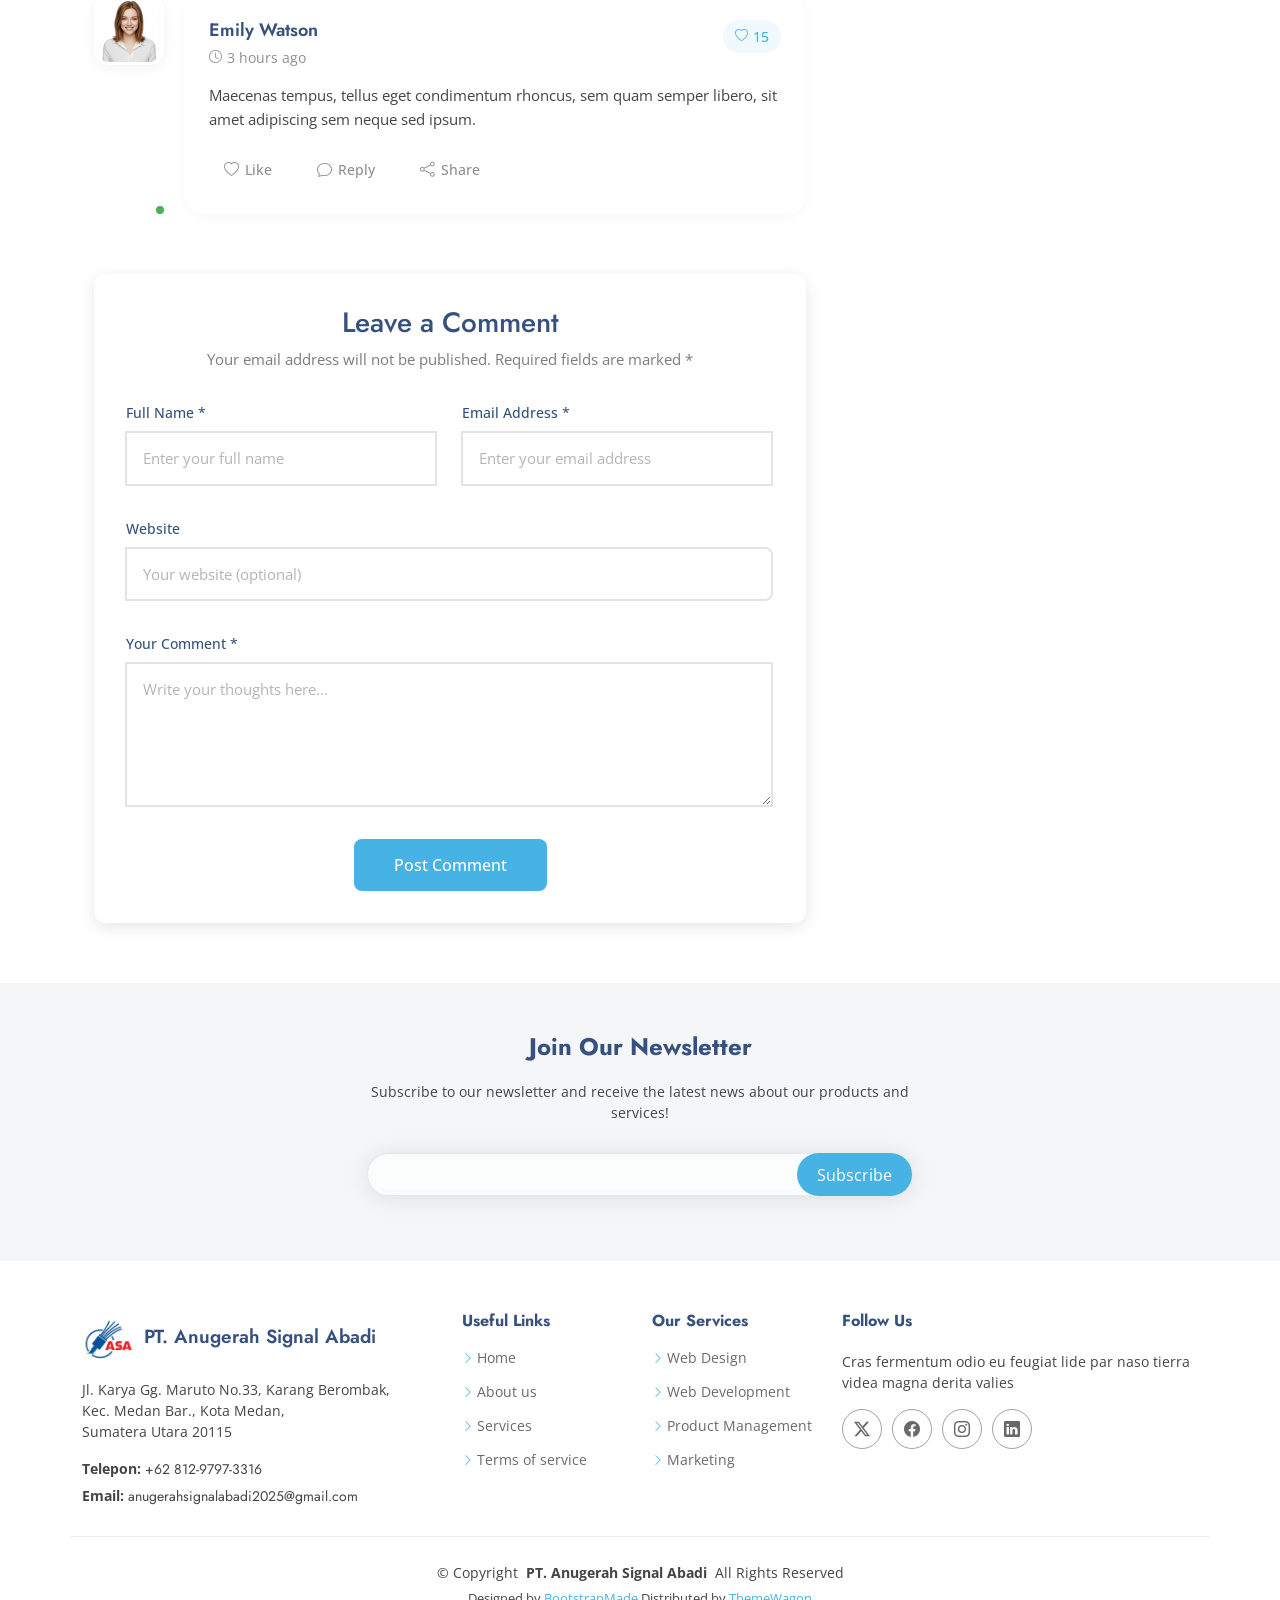
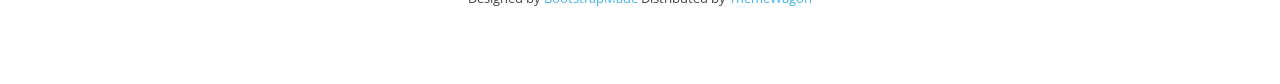
<file: blog-details.html>
<!DOCTYPE html>
<html lang="en">

<head>
  <meta charset="utf-8">
  <meta content="width=device-width, initial-scale=1.0" name="viewport">
  <title>Blog Details | PT. Anugerah Signal Abadi</title>
  <meta name="robots" content="noindex, follow">
  <meta name="description" content="">
  <meta name="keywords" content="">


  <link href="/favicon.ico" rel="icon" sizes="any">
  <link href="assets/img/asa-logo-mark.png" rel="icon" type="image/png">
  <link href="assets/img/asa-logo-mark.png" rel="apple-touch-icon">


  <link href="https://fonts.googleapis.com" rel="preconnect">
  <link href="https://fonts.gstatic.com" rel="preconnect" crossorigin>
  <link href="https://fonts.googleapis.com/css2?family=Open+Sans:ital,wght@0,300;0,400;0,500;0,600;0,700;0,800;1,300;1,400;1,500;1,600;1,700;1,800&family=Poppins:ital,wght@0,100;0,200;0,300;0,400;0,500;0,600;0,700;0,800;0,900;1,100;1,200;1,300;1,400;1,500;1,600;1,700;1,800;1,900&family=Jost:ital,wght@0,100;0,200;0,300;0,400;0,500;0,600;0,700;0,800;0,900;1,100;1,200;1,300;1,400;1,500;1,600;1,700;1,800;1,900&display=swap" rel="stylesheet">


  <link href="assets/vendor/bootstrap/css/bootstrap.min.css" rel="stylesheet">
  <link href="assets/vendor/bootstrap-icons/bootstrap-icons.css" rel="stylesheet">
  <link href="assets/vendor/aos/aos.css" rel="stylesheet">
  <link href="assets/vendor/glightbox/css/glightbox.min.css" rel="stylesheet">
  <link href="assets/vendor/swiper/swiper-bundle.min.css" rel="stylesheet">


  <link href="assets/css/main.css" rel="stylesheet">


</head>

<body class="blog-details-page">

  <header id="header" class="header d-flex align-items-center sticky-top">
    <div class="container-fluid container-xl position-relative d-flex align-items-center">

      <a href="index.html" class="logo d-flex align-items-center me-auto">

        <img src="assets/img/asa-logo-mark.png" alt="ASA - PT. Anugerah Signal Abadi">
        <span class="logo-name">ANUGERAH SIGNAL ABADI</span>
      </a>

      <nav id="navmenu" class="navmenu">
        <ul>
          <li><a href="#hero">Home</a></li>
          <li><a href="#about">About</a></li>
          <li><a href="#services">Services</a></li>
          <li><a href="#portfolio">Portfolio</a></li>
          <li><a href="#team">Team</a></li>
          <li><a href="#pricing">Pricing</a></li>
          <li><a href="blog.html">Blog</a></li>
          <li class="dropdown"><a href="#"><span>Dropdown</span> <i class="bi bi-chevron-down toggle-dropdown"></i></a>
            <ul>
              <li><a href="#">Dropdown 1</a></li>
              <li class="dropdown"><a href="#"><span>Deep Dropdown</span> <i class="bi bi-chevron-down toggle-dropdown"></i></a>
                <ul>
                  <li><a href="#">Deep Dropdown 1</a></li>
                  <li><a href="#">Deep Dropdown 2</a></li>
                  <li><a href="#">Deep Dropdown 3</a></li>
                  <li><a href="#">Deep Dropdown 4</a></li>
                  <li><a href="#">Deep Dropdown 5</a></li>
                </ul>
              </li>
              <li><a href="#">Dropdown 2</a></li>
              <li><a href="#">Dropdown 3</a></li>
              <li><a href="#">Dropdown 4</a></li>
            </ul>
          </li>
          <li><a href="#contact">Contact</a></li>
        </ul>
        <i class="mobile-nav-toggle d-xl-none bi bi-list"></i>
      </nav>

      <a class="btn-getstarted" href="#about">Get Started</a>

    </div>
  </header>

  <main class="main">


    <div class="page-title" data-aos="fade">
      <div class="container">
        <nav class="breadcrumbs">
          <ol>
            <li><a href="index.html">Home</a></li>
            <li class="current">Blog Details</li>
          </ol>
        </nav>
        <h1>Blog Details</h1>
      </div>
    </div>

    <div class="container">
      <div class="row">

        <div class="col-lg-8">


          <section id="blog-details" class="blog-details section">
            <div class="container" data-aos="fade-up">

              <article class="article">

                <div class="hero-img" data-aos="zoom-in">
                  <img src="assets/img/blog/blog-post-3.webp" alt="Featured blog image" class="img-fluid" loading="lazy">
                  <div class="meta-overlay">
                    <div class="meta-categories">
                      <a href="#" class="category">Web Development</a>
                      <span class="divider">•</span>
                      <span class="reading-time"><i class="bi bi-clock"></i> 6 min read</span>
                    </div>
                  </div>
                </div>

                <div class="article-content" data-aos="fade-up" data-aos-delay="100">
                  <div class="content-header">
                    <h1 class="title">Modern Web Development: Best Practices and Future Trends for 2025</h1>

                    <div class="author-info">
                      <div class="author-details">
                        <img src="assets/img/person/person-f-8.webp" alt="Author" class="author-img">
                        <div class="info">
                          <h4>Michael Chen</h4>
                          <span class="role">Senior Web Developer</span>
                        </div>
                      </div>
                      <div class="post-meta">
                        <span class="date"><i class="bi bi-calendar3"></i> Mar 15, 2025</span>
                        <span class="divider">•</span>
                        <span class="comments"><i class="bi bi-chat-text"></i> 18 Comments</span>
                      </div>
                    </div>
                  </div>

                  <div class="content">
                    <p class="lead">
                      The landscape of web development continues to evolve at an unprecedented pace, bringing new technologies, frameworks, and methodologies that reshape how we build modern web applications.
                    </p>

                    <p>
                      As we delve into 2025, the web development ecosystem has transformed dramatically, introducing innovative approaches to building faster, more secure, and highly engaging web experiences. This comprehensive guide explores the latest trends and best practices that are defining the future of web development.
                    </p>

                    <div class="content-image right-aligned">
                      <img src="assets/img/blog/blog-hero-2.webp" class="img-fluid" alt="Modern web development tools" loading="lazy">
                      <figcaption>Modern development environments emphasize collaboration and efficiency</figcaption>
                    </div>

                    <h2>The Rise of Web Components</h2>
                    <p>
                      Web Components have become increasingly crucial in modern web development, offering a standardized way to create reusable custom elements. Key advantages include:
                    </p>
                    <ul>
                      <li>Enhanced code reusability across different frameworks</li>
                      <li>Better encapsulation of functionality</li>
                      <li>Improved maintenance and scalability</li>
                      <li>Framework-agnostic component development</li>
                    </ul>

                    <div class="highlight-box">
                      <h3>Key Trends in 2025</h3>
                      <ul class="trend-list">
                        <li>
                          <i class="bi bi-lightning-charge"></i>
                          <span>Edge Computing and Serverless Architecture</span>
                        </li>
                        <li>
                          <i class="bi bi-shield-check"></i>
                          <span>Enhanced Security Measures</span>
                        </li>
                        <li>
                          <i class="bi bi-phone"></i>
                          <span>Progressive Web Apps (PWAs)</span>
                        </li>
                      </ul>
                    </div>

                    <h2>Performance Optimization</h2>
                    <p>
                      Performance remains a critical factor in web development, with an increasing focus on Core Web Vitals and user experience metrics. Modern applications must be optimized for both speed and efficiency.
                    </p>

                    <blockquote>
                      <p>
                        "The future of web development lies not just in writing code, but in creating seamless, accessible, and performant experiences that work for everyone, everywhere."
                      </p>
                      <cite>Emily Thompson, Web Performance Architect</cite>
                    </blockquote>

                    <div class="content-grid">
                      <div class="row g-4">
                        <div class="col-md-6">
                          <div class="info-card">
                            <i class="bi bi-speedometer2"></i>
                            <h4>Performance Metrics</h4>
                            <p>Focus on Core Web Vitals and user-centric performance metrics for better search rankings and user experience.</p>
                          </div>
                        </div>
                        <div class="col-md-6">
                          <div class="info-card">
                            <i class="bi bi-universal-access"></i>
                            <h4>Accessibility</h4>
                            <p>Implementing WCAG guidelines and ensuring web applications are accessible to all users across different devices.</p>
                          </div>
                        </div>
                      </div>
                    </div>

                    <h2>Looking Forward</h2>
                    <p>
                      As we continue through 2025, web development practices will further evolve, embracing new technologies while maintaining a strong foundation in performance, accessibility, and user experience. Staying updated with these trends and best practices is crucial for developers looking to build modern, scalable web applications.
                    </p>
                  </div>

                  <div class="meta-bottom">
                    <div class="tags-section">
                      <h4>Related Topics</h4>
                      <div class="tags">
                        <a href="#" class="tag">Web Development</a>
                        <a href="#" class="tag">Performance</a>
                        <a href="#" class="tag">Best Practices</a>
                        <a href="#" class="tag">Trends</a>
                        <a href="#" class="tag">2025</a>
                      </div>
                    </div>

                    <div class="share-section">
                      <h4>Share Article</h4>
                      <div class="social-links">
                        <a href="#" class="twitter"><i class="bi bi-twitter-x"></i></a>
                        <a href="#" class="facebook"><i class="bi bi-facebook"></i></a>
                        <a href="#" class="linkedin"><i class="bi bi-linkedin"></i></a>
                        <a href="#" class="copy-link" title="Copy Link"><i class="bi bi-link-45deg"></i></a>
                      </div>
                    </div>
                  </div>
                </div>

              </article>

            </div>
          </section>


          <section id="blog-comments" class="blog-comments section">

            <div class="container" data-aos="fade-up" data-aos-delay="100">

              <div class="blog-comments-4">
                <div class="comments-header">
                  <h3 class="title">Community Feedback</h3>
                  <div class="comments-stats">
                    <span class="count">12</span>
                    <span class="label">Comments</span>
                  </div>
                </div>

                <div class="comments-container">

                  <div class="comment-thread">
                    <div class="comment-box">
                      <div class="comment-wrapper">
                        <div class="avatar-wrapper">
                          <img src="assets/img/person/person-f-9.webp" alt="Avatar" loading="lazy">
                          <span class="status-indicator"></span>
                        </div>

                        <div class="comment-content">
                          <div class="comment-header">
                            <div class="user-info">
                              <h4>Thomas Anderson</h4>
                              <span class="time-badge">
                                <i class="bi bi-clock"></i>
                                2 hours ago
                              </span>
                            </div>
                            <div class="engagement">
                              <span class="likes">
                                <i class="bi bi-heart"></i>
                                24
                              </span>
                            </div>
                          </div>

                          <div class="comment-body">
                            <p>Nullam ac urna eu felis dapibus condimentum sit amet a augue. Sed non neque elit. Sed ut imperdiet nisi. Proin condimentum fermentum nunc.</p>
                          </div>

                          <div class="comment-actions">
                            <button class="action-btn like-btn" aria-label="Like comment">
                              <i class="bi bi-heart"></i>
                              <span>Like</span>
                            </button>
                            <button class="action-btn reply-btn" aria-label="Reply to comment">
                              <i class="bi bi-chat"></i>
                              <span>Reply</span>
                            </button>
                            <button class="action-btn share-btn" aria-label="Share comment">
                              <i class="bi bi-share"></i>
                              <span>Share</span>
                            </button>
                          </div>
                        </div>
                      </div>
                    </div>


                    <div class="replies-container">

                      <div class="comment-box reply">
                        <div class="comment-wrapper">
                          <div class="avatar-wrapper">
                            <img src="assets/img/person/person-m-9.webp" alt="Avatar" loading="lazy">
                            <span class="status-indicator"></span>
                          </div>

                          <div class="comment-content">
                            <div class="comment-header">
                              <div class="user-info">
                                <h4>Maria Rodriguez</h4>
                                <span class="time-badge">
                                  <i class="bi bi-clock"></i>
                                  1 hour ago
                                </span>
                              </div>
                              <div class="engagement">
                                <span class="likes">
                                  <i class="bi bi-heart"></i>
                                  8
                                </span>
                              </div>
                            </div>

                            <div class="comment-body">
                              <p>Vivamus elementum semper nisi. Aenean vulputate eleifend tellus. Aenean leo ligula, porttitor eu, consequat vitae.</p>
                            </div>

                            <div class="comment-actions">
                              <button class="action-btn like-btn" aria-label="Like comment">
                                <i class="bi bi-heart"></i>
                                <span>Like</span>
                              </button>
                              <button class="action-btn reply-btn" aria-label="Reply to comment">
                                <i class="bi bi-chat"></i>
                                <span>Reply</span>
                              </button>
                              <button class="action-btn share-btn" aria-label="Share comment">
                                <i class="bi bi-share"></i>
                                <span>Share</span>
                              </button>
                            </div>
                          </div>
                        </div>
                      </div>


                      <div class="comment-box reply">
                        <div class="comment-wrapper">
                          <div class="avatar-wrapper">
                            <img src="assets/img/person/person-f-9.webp" alt="Avatar" loading="lazy">
                            <span class="status-indicator"></span>
                          </div>

                          <div class="comment-content">
                            <div class="comment-header">
                              <div class="user-info">
                                <h4>Alex Chen</h4>
                                <span class="time-badge">
                                  <i class="bi bi-clock"></i>
                                  30 minutes ago
                                </span>
                              </div>
                              <div class="engagement">
                                <span class="likes">
                                  <i class="bi bi-heart"></i>
                                  5
                                </span>
                              </div>
                            </div>

                            <div class="comment-body">
                              <p>Cras dapibus. Vivamus elementum semper nisi. Aenean vulputate eleifend tellus.</p>
                            </div>

                            <div class="comment-actions">
                              <button class="action-btn like-btn" aria-label="Like comment">
                                <i class="bi bi-heart"></i>
                                <span>Like</span>
                              </button>
                              <button class="action-btn reply-btn" aria-label="Reply to comment">
                                <i class="bi bi-chat"></i>
                                <span>Reply</span>
                              </button>
                              <button class="action-btn share-btn" aria-label="Share comment">
                                <i class="bi bi-share"></i>
                                <span>Share</span>
                              </button>
                            </div>
                          </div>
                        </div>
                      </div>
                    </div>
                  </div>


                  <div class="comment-thread">
                    <div class="comment-box">
                      <div class="comment-wrapper">
                        <div class="avatar-wrapper">
                          <img src="assets/img/person/person-f-7.webp" alt="Avatar" loading="lazy">
                          <span class="status-indicator"></span>
                        </div>

                        <div class="comment-content">
                          <div class="comment-header">
                            <div class="user-info">
                              <h4>Emily Watson</h4>
                              <span class="time-badge">
                                <i class="bi bi-clock"></i>
                                3 hours ago
                              </span>
                            </div>
                            <div class="engagement">
                              <span class="likes">
                                <i class="bi bi-heart"></i>
                                15
                              </span>
                            </div>
                          </div>

                          <div class="comment-body">
                            <p>Maecenas tempus, tellus eget condimentum rhoncus, sem quam semper libero, sit amet adipiscing sem neque sed ipsum.</p>
                          </div>

                          <div class="comment-actions">
                            <button class="action-btn like-btn" aria-label="Like comment">
                              <i class="bi bi-heart"></i>
                              <span>Like</span>
                            </button>
                            <button class="action-btn reply-btn" aria-label="Reply to comment">
                              <i class="bi bi-chat"></i>
                              <span>Reply</span>
                            </button>
                            <button class="action-btn share-btn" aria-label="Share comment">
                              <i class="bi bi-share"></i>
                              <span>Share</span>
                            </button>
                          </div>
                        </div>
                      </div>
                    </div>
                  </div>
                </div>
              </div>

            </div>

          </section>


          <section id="blog-comment-form" class="blog-comment-form section">

            <div class="container" data-aos="fade-up" data-aos-delay="100">

              <form method="post" role="form">

                <div class="form-header">
                  <h3>Leave a Comment</h3>
                  <p>Your email address will not be published. Required fields are marked *</p>
                </div>

                <div class="row gy-3">
                  <div class="col-md-6">
                    <div class="input-group">
                      <label for="name">Full Name *</label>
                      <input type="text" name="name" id="name" placeholder="Enter your full name" required="">
                      <span class="error-text">Please enter your name</span>
                    </div>
                  </div>

                  <div class="col-md-6">
                    <div class="input-group">
                      <label for="email">Email Address *</label>
                      <input type="email" name="email" id="email" placeholder="Enter your email address" required="">
                      <span class="error-text">Please enter a valid email address</span>
                    </div>
                  </div>

                  <div class="col-12">
                    <div class="input-group">
                      <label for="website">Website</label>
                      <input type="url" name="website" id="website" placeholder="Your website (optional)">
                    </div>
                  </div>

                  <div class="col-12">
                    <div class="input-group">
                      <label for="comment">Your Comment *</label>
                      <textarea name="comment" id="comment" rows="5" placeholder="Write your thoughts here..." required=""></textarea>
                      <span class="error-text">Please enter your comment</span>
                    </div>
                  </div>

                  <div class="col-12 text-center">
                    <button type="submit">Post Comment</button>
                  </div>
                </div>

              </form>

            </div>

          </section>

        </div>

        <div class="col-lg-4 sidebar">

          <div class="widgets-container" data-aos="fade-up" data-aos-delay="200">


            <div class="search-widget widget-item">

              <h3 class="widget-title">Search</h3>
              <form action="">
                <input type="text">
                <button type="submit" title="Search"><i class="bi bi-search"></i></button>
              </form>

            </div>


            <div class="recent-posts-widget widget-item">

              <h3 class="widget-title">Recent Posts</h3>

              <div class="post-item">
                <img src="assets/img/blog/blog-post-square-1.webp" alt="" class="flex-shrink-0">
                <div>
                  <h4><a href="blog-details.html">Nihil blanditiis at in nihil autem</a></h4>
                  <time datetime="2020-01-01">Jan 1, 2020</time>
                </div>
              </div>

              <div class="post-item">
                <img src="assets/img/blog/blog-post-square-2.webp" alt="" class="flex-shrink-0">
                <div>
                  <h4><a href="blog-details.html">Quidem autem et impedit</a></h4>
                  <time datetime="2020-01-01">Jan 1, 2020</time>
                </div>
              </div>

              <div class="post-item">
                <img src="assets/img/blog/blog-post-square-3.webp" alt="" class="flex-shrink-0">
                <div>
                  <h4><a href="blog-details.html">Id quia et et ut maxime similique occaecati ut</a></h4>
                  <time datetime="2020-01-01">Jan 1, 2020</time>
                </div>
              </div>

              <div class="post-item">
                <img src="assets/img/blog/blog-post-square-4.webp" alt="" class="flex-shrink-0">
                <div>
                  <h4><a href="blog-details.html">Laborum corporis quo dara net para</a></h4>
                  <time datetime="2020-01-01">Jan 1, 2020</time>
                </div>
              </div>

              <div class="post-item">
                <img src="assets/img/blog/blog-post-square-5.webp" alt="" class="flex-shrink-0">
                <div>
                  <h4><a href="blog-details.html">Et dolores corrupti quae illo quod dolor</a></h4>
                  <time datetime="2020-01-01">Jan 1, 2020</time>
                </div>
              </div>

            </div>


            <div class="categories-widget widget-item">

              <h3 class="widget-title">Categories</h3>
              <ul class="mt-3">
                <li><a href="#">General <span>(25)</span></a></li>
                <li><a href="#">Lifestyle <span>(12)</span></a></li>
                <li><a href="#">Travel <span>(5)</span></a></li>
                <li><a href="#">Design <span>(22)</span></a></li>
                <li><a href="#">Creative <span>(8)</span></a></li>
                <li><a href="#">Educaion <span>(14)</span></a></li>
              </ul>

            </div>


            <div class="tags-widget widget-item">

              <h3 class="widget-title">Tags</h3>
              <ul>
                <li><a href="#">App</a></li>
                <li><a href="#">IT</a></li>
                <li><a href="#">Business</a></li>
                <li><a href="#">Mac</a></li>
                <li><a href="#">Design</a></li>
                <li><a href="#">Office</a></li>
                <li><a href="#">Creative</a></li>
                <li><a href="#">Studio</a></li>
                <li><a href="#">Smart</a></li>
                <li><a href="#">Tips</a></li>
                <li><a href="#">Marketing</a></li>
              </ul>

            </div>

          </div>

        </div>

      </div>
    </div>

  </main>

  <footer id="footer" class="footer">

    <div class="footer-newsletter">
      <div class="container">
        <div class="row justify-content-center text-center">
          <div class="col-lg-6">
            <h4>Join Our Newsletter</h4>
            <p>Subscribe to our newsletter and receive the latest news about our products and services!</p>
            <form action="forms/newsletter.php" method="post" class="php-email-form">
              <div class="newsletter-form"><input type="email" name="email"><input type="submit" value="Subscribe"></div>
              <div class="loading">Loading</div>
              <div class="error-message"></div>
              <div class="sent-message">Your subscription request has been sent. Thank you!</div>
            </form>
          </div>
        </div>
      </div>
    </div>

    <div class="container footer-top">
      <div class="row gy-4">
        <div class="col-lg-4 col-md-6 footer-about">
          <a href="index.html" class="footer-brand d-flex align-items-center">
            <img src="assets/img/asa-logo-mark.png" alt="">
            <span class="sitename">PT. Anugerah Signal Abadi</span>
          </a>
          <div class="footer-contact pt-3">
            <p>Jl. Karya Gg. Maruto No.33, Karang Berombak,<br>Kec. Medan Bar., Kota Medan,<br>Sumatera Utara 20115</p>
            <p class="mt-3"><strong>Telepon:</strong> <a href="https://wa.me/6281297973316">+62 812-9797-3316</a></p>
            <p><strong>Email:</strong> <a href="mailto:anugerahsignalabadi2025@gmail.com">anugerahsignalabadi2025@gmail.com</a></p>
          </div>
        </div>

        <div class="col-lg-2 col-md-3 footer-links">
          <h4>Useful Links</h4>
          <ul>
            <li><i class="bi bi-chevron-right"></i> <a href="#">Home</a></li>
            <li><i class="bi bi-chevron-right"></i> <a href="#">About us</a></li>
            <li><i class="bi bi-chevron-right"></i> <a href="#">Services</a></li>
            <li><i class="bi bi-chevron-right"></i> <a href="#">Terms of service</a></li>
          </ul>
        </div>

        <div class="col-lg-2 col-md-3 footer-links">
          <h4>Our Services</h4>
          <ul>
            <li><i class="bi bi-chevron-right"></i> <a href="#">Web Design</a></li>
            <li><i class="bi bi-chevron-right"></i> <a href="#">Web Development</a></li>
            <li><i class="bi bi-chevron-right"></i> <a href="#">Product Management</a></li>
            <li><i class="bi bi-chevron-right"></i> <a href="#">Marketing</a></li>
          </ul>
        </div>

        <div class="col-lg-4 col-md-12">
          <h4>Follow Us</h4>
          <p>Cras fermentum odio eu feugiat lide par naso tierra videa magna derita valies</p>
          <div class="social-links d-flex">
            <a href=""><i class="bi bi-twitter-x"></i></a>
            <a href=""><i class="bi bi-facebook"></i></a>
            <a href=""><i class="bi bi-instagram"></i></a>
            <a href=""><i class="bi bi-linkedin"></i></a>
          </div>
        </div>

      </div>
    </div>

    <div class="container copyright text-center mt-4">
      <p>© <span>Copyright</span> <strong class="px-1 sitename">PT. Anugerah Signal Abadi</strong> <span>All Rights Reserved</span></p>
      <div class="credits">




        Designed by <a href="https://bootstrapmade.com/">BootstrapMade</a> Distributed by <a href="https://themewagon.com" target="_blank">ThemeWagon</a>
      </div>
    </div>

  </footer>


  <a href="#" id="scroll-top" class="scroll-top d-flex align-items-center justify-content-center"><i class="bi bi-arrow-up-short"></i></a>


  <div id="preloader"></div>


  <script src="assets/vendor/bootstrap/js/bootstrap.bundle.min.js"></script>
  <script src="assets/vendor/php-email-form/validate.js"></script>
  <script src="assets/vendor/aos/aos.js"></script>
  <script src="assets/vendor/glightbox/js/glightbox.min.js"></script>
  <script src="assets/vendor/swiper/swiper-bundle.min.js"></script>
  <script src="assets/vendor/waypoints/noframework.waypoints.js"></script>
  <script src="assets/vendor/imagesloaded/imagesloaded.pkgd.min.js"></script>
  <script src="assets/vendor/isotope-layout/isotope.pkgd.min.js"></script>


  <script src="assets/js/main.js"></script>

</body>

</html>
</file>
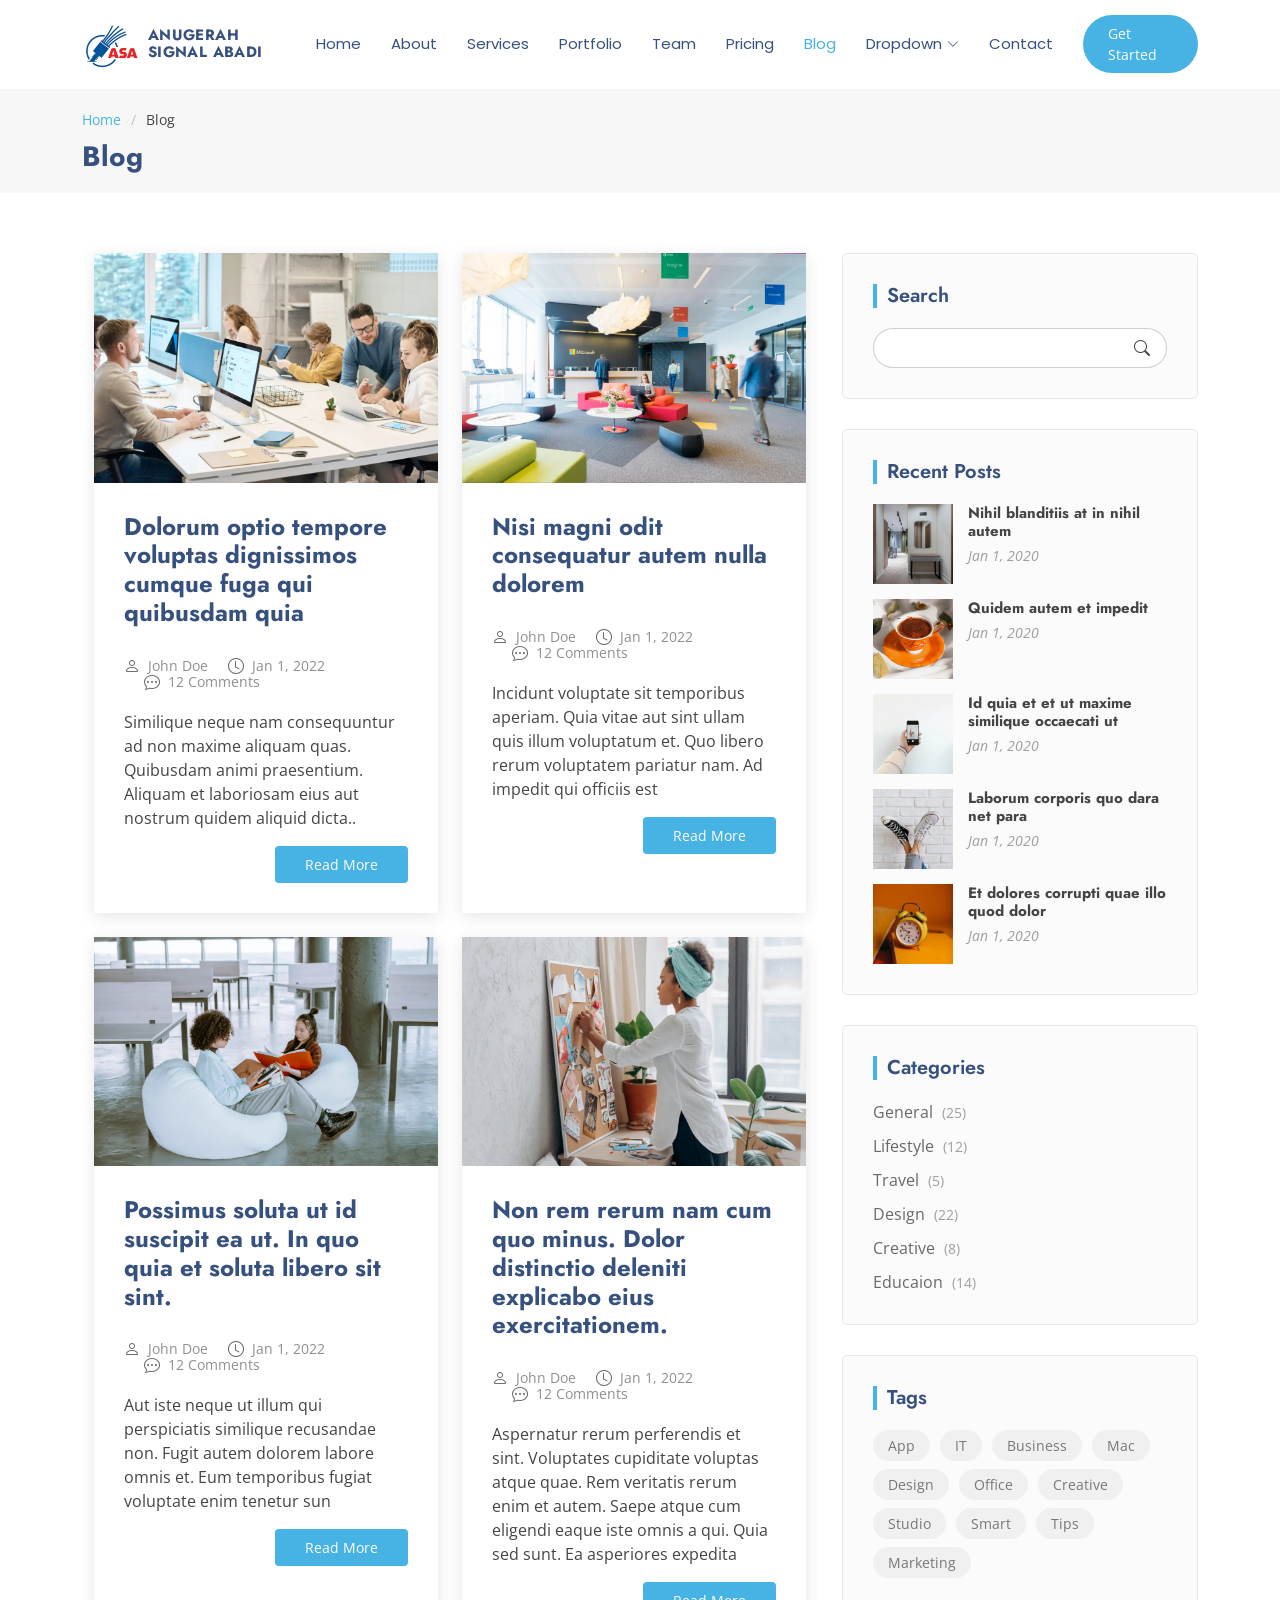
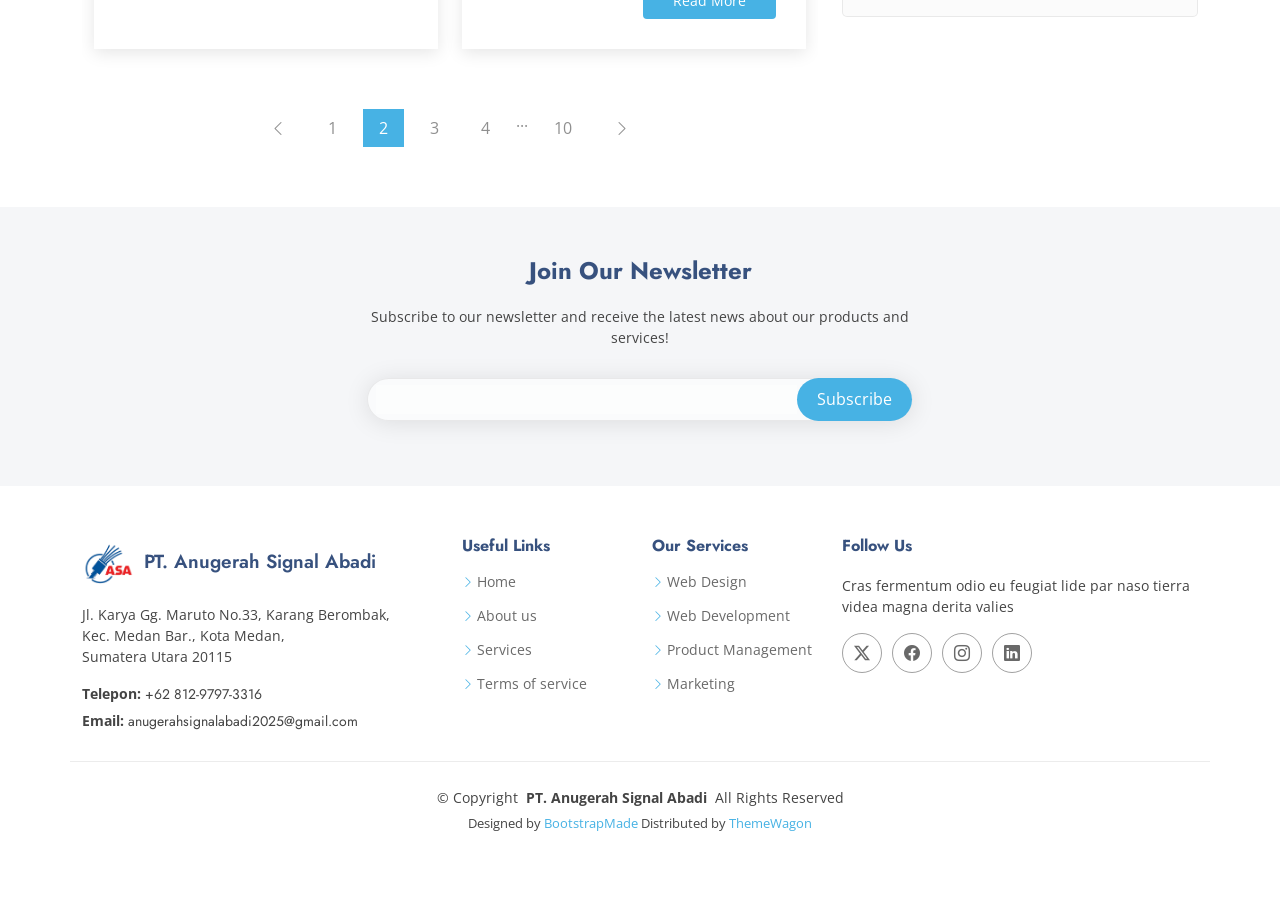
<file: blog.html>
<!DOCTYPE html>
<html lang="en">

<head>
  <meta charset="utf-8">
  <meta content="width=device-width, initial-scale=1.0" name="viewport">
  <title>Blog | PT. Anugerah Signal Abadi</title>
  <meta name="robots" content="noindex, follow">
  <meta name="description" content="">
  <meta name="keywords" content="">


  <link href="/favicon.ico" rel="icon" sizes="any">
  <link href="assets/img/asa-logo-mark.png" rel="icon" type="image/png">
  <link href="assets/img/asa-logo-mark.png" rel="apple-touch-icon">


  <link href="https://fonts.googleapis.com" rel="preconnect">
  <link href="https://fonts.gstatic.com" rel="preconnect" crossorigin>
  <link href="https://fonts.googleapis.com/css2?family=Open+Sans:ital,wght@0,300;0,400;0,500;0,600;0,700;0,800;1,300;1,400;1,500;1,600;1,700;1,800&family=Poppins:ital,wght@0,100;0,200;0,300;0,400;0,500;0,600;0,700;0,800;0,900;1,100;1,200;1,300;1,400;1,500;1,600;1,700;1,800;1,900&family=Jost:ital,wght@0,100;0,200;0,300;0,400;0,500;0,600;0,700;0,800;0,900;1,100;1,200;1,300;1,400;1,500;1,600;1,700;1,800;1,900&display=swap" rel="stylesheet">


  <link href="assets/vendor/bootstrap/css/bootstrap.min.css" rel="stylesheet">
  <link href="assets/vendor/bootstrap-icons/bootstrap-icons.css" rel="stylesheet">
  <link href="assets/vendor/aos/aos.css" rel="stylesheet">
  <link href="assets/vendor/glightbox/css/glightbox.min.css" rel="stylesheet">
  <link href="assets/vendor/swiper/swiper-bundle.min.css" rel="stylesheet">


  <link href="assets/css/main.css" rel="stylesheet">


</head>

<body class="blog-page">

  <header id="header" class="header d-flex align-items-center sticky-top">
    <div class="container-fluid container-xl position-relative d-flex align-items-center">

      <a href="index.html" class="logo d-flex align-items-center me-auto">

        <img src="assets/img/asa-logo-mark.png" alt="ASA - PT. Anugerah Signal Abadi">
        <span class="logo-name">ANUGERAH SIGNAL ABADI</span>
      </a>

      <nav id="navmenu" class="navmenu">
        <ul>
          <li><a href="#hero">Home</a></li>
          <li><a href="#about">About</a></li>
          <li><a href="#services">Services</a></li>
          <li><a href="#portfolio">Portfolio</a></li>
          <li><a href="#team">Team</a></li>
          <li><a href="#pricing">Pricing</a></li>
          <li><a href="blog.html" class="active">Blog</a></li>
          <li class="dropdown"><a href="#"><span>Dropdown</span> <i class="bi bi-chevron-down toggle-dropdown"></i></a>
            <ul>
              <li><a href="#">Dropdown 1</a></li>
              <li class="dropdown"><a href="#"><span>Deep Dropdown</span> <i class="bi bi-chevron-down toggle-dropdown"></i></a>
                <ul>
                  <li><a href="#">Deep Dropdown 1</a></li>
                  <li><a href="#">Deep Dropdown 2</a></li>
                  <li><a href="#">Deep Dropdown 3</a></li>
                  <li><a href="#">Deep Dropdown 4</a></li>
                  <li><a href="#">Deep Dropdown 5</a></li>
                </ul>
              </li>
              <li><a href="#">Dropdown 2</a></li>
              <li><a href="#">Dropdown 3</a></li>
              <li><a href="#">Dropdown 4</a></li>
            </ul>
          </li>
          <li><a href="#contact">Contact</a></li>
        </ul>
        <i class="mobile-nav-toggle d-xl-none bi bi-list"></i>
      </nav>

      <a class="btn-getstarted" href="#about">Get Started</a>

    </div>
  </header>

  <main class="main">


    <div class="page-title" data-aos="fade">
      <div class="container">
        <nav class="breadcrumbs">
          <ol>
            <li><a href="index.html">Home</a></li>
            <li class="current">Blog</li>
          </ol>
        </nav>
        <h1>Blog</h1>
      </div>
    </div>

    <div class="container">
      <div class="row">

        <div class="col-lg-8">


          <section id="blog-posts" class="blog-posts section">

            <div class="container" data-aos="fade-up" data-aos-delay="100">

              <div class="row gy-4">

                <div class="col-lg-6">
                  <article>

                    <div class="post-img">
                      <img src="assets/img/blog/blog-post-1.webp" alt="" class="img-fluid">
                    </div>

                    <h2 class="title">
                      <a href="blog-details.html">Dolorum optio tempore voluptas dignissimos cumque fuga qui quibusdam quia</a>
                    </h2>

                    <div class="meta-top">
                      <ul>
                        <li class="d-flex align-items-center"><i class="bi bi-person"></i> <a href="blog-details.html">John Doe</a></li>
                        <li class="d-flex align-items-center"><i class="bi bi-clock"></i> <a href="blog-details.html"><time datetime="2022-01-01">Jan 1, 2022</time></a></li>
                        <li class="d-flex align-items-center"><i class="bi bi-chat-dots"></i> <a href="blog-details.html">12 Comments</a></li>
                      </ul>
                    </div>

                    <div class="content">
                      <p>
                        Similique neque nam consequuntur ad non maxime aliquam quas. Quibusdam animi praesentium. Aliquam et laboriosam eius aut nostrum quidem aliquid dicta..
                      </p>

                      <div class="read-more">
                        <a href="blog-details.html">Read More</a>
                      </div>
                    </div>

                  </article>
                </div>

                <div class="col-lg-6">

                  <article>

                    <div class="post-img">
                      <img src="assets/img/blog/blog-post-2.webp" alt="" class="img-fluid">
                    </div>

                    <h2 class="title">
                      <a href="blog-details.html">Nisi magni odit consequatur autem nulla dolorem</a>
                    </h2>

                    <div class="meta-top">
                      <ul>
                        <li class="d-flex align-items-center"><i class="bi bi-person"></i> <a href="blog-details.html">John Doe</a></li>
                        <li class="d-flex align-items-center"><i class="bi bi-clock"></i> <a href="blog-details.html"><time datetime="2022-01-01">Jan 1, 2022</time></a></li>
                        <li class="d-flex align-items-center"><i class="bi bi-chat-dots"></i> <a href="blog-details.html">12 Comments</a></li>
                      </ul>
                    </div>

                    <div class="content">
                      <p>
                        Incidunt voluptate sit temporibus aperiam. Quia vitae aut sint ullam quis illum voluptatum et. Quo libero rerum voluptatem pariatur nam.
                        Ad impedit qui officiis est</p>
                      <div class="read-more">
                        <a href="blog-details.html">Read More</a>
                      </div>
                    </div>

                  </article>

                </div>

                <div class="col-lg-6">

                  <article>

                    <div class="post-img">
                      <img src="assets/img/blog/blog-post-3.webp" alt="" class="img-fluid">
                    </div>

                    <h2 class="title">
                      <a href="blog-details.html">Possimus soluta ut id suscipit ea ut. In quo quia et soluta libero sit sint.</a>
                    </h2>

                    <div class="meta-top">
                      <ul>
                        <li class="d-flex align-items-center"><i class="bi bi-person"></i> <a href="blog-details.html">John Doe</a></li>
                        <li class="d-flex align-items-center"><i class="bi bi-clock"></i> <a href="blog-details.html"><time datetime="2022-01-01">Jan 1, 2022</time></a></li>
                        <li class="d-flex align-items-center"><i class="bi bi-chat-dots"></i> <a href="blog-details.html">12 Comments</a></li>
                      </ul>
                    </div>

                    <div class="content">
                      <p>
                        Aut iste neque ut illum qui perspiciatis similique recusandae non. Fugit autem dolorem labore omnis et. Eum temporibus fugiat voluptate enim tenetur sun</p>
                      <div class="read-more">
                        <a href="blog-details.html">Read More</a>
                      </div>
                    </div>

                  </article>

                </div>

                <div class="col-lg-6">

                  <article>

                    <div class="post-img">
                      <img src="assets/img/blog/blog-post-4.webp" alt="" class="img-fluid">
                    </div>

                    <h2 class="title">
                      <a href="blog-details.html">Non rem rerum nam cum quo minus. Dolor distinctio deleniti explicabo eius exercitationem.</a>
                    </h2>

                    <div class="meta-top">
                      <ul>
                        <li class="d-flex align-items-center"><i class="bi bi-person"></i> <a href="blog-details.html">John Doe</a></li>
                        <li class="d-flex align-items-center"><i class="bi bi-clock"></i> <a href="blog-details.html"><time datetime="2022-01-01">Jan 1, 2022</time></a></li>
                        <li class="d-flex align-items-center"><i class="bi bi-chat-dots"></i> <a href="blog-details.html">12 Comments</a></li>
                      </ul>
                    </div>

                    <div class="content">
                      <p>
                        Aspernatur rerum perferendis et sint. Voluptates cupiditate voluptas atque quae. Rem veritatis rerum enim et autem. Saepe atque cum eligendi eaque iste omnis a qui.
                        Quia sed sunt. Ea asperiores expedita <br></p>
                      <div class="read-more">
                        <a href="blog-details.html">Read More</a>
                      </div>
                    </div>

                  </article>

                </div>

              </div>

            </div>

          </section>


          <section id="pagination-2" class="pagination-2 section">

            <div class="container">
              <div class="d-flex justify-content-center">
                <ul>
                  <li><a href="#"><i class="bi bi-chevron-left"></i></a></li>
                  <li><a href="#">1</a></li>
                  <li><a href="#" class="active">2</a></li>
                  <li><a href="#">3</a></li>
                  <li><a href="#">4</a></li>
                  <li>...</li>
                  <li><a href="#">10</a></li>
                  <li><a href="#"><i class="bi bi-chevron-right"></i></a></li>
                </ul>
              </div>
            </div>

          </section>

        </div>

        <div class="col-lg-4 sidebar">

          <div class="widgets-container" data-aos="fade-up" data-aos-delay="200">


            <div class="search-widget widget-item">

              <h3 class="widget-title">Search</h3>
              <form action="">
                <input type="text">
                <button type="submit" title="Search"><i class="bi bi-search"></i></button>
              </form>

            </div>


            <div class="recent-posts-widget widget-item">

              <h3 class="widget-title">Recent Posts</h3>

              <div class="post-item">
                <img src="assets/img/blog/blog-post-square-1.webp" alt="" class="flex-shrink-0">
                <div>
                  <h4><a href="blog-details.html">Nihil blanditiis at in nihil autem</a></h4>
                  <time datetime="2020-01-01">Jan 1, 2020</time>
                </div>
              </div>

              <div class="post-item">
                <img src="assets/img/blog/blog-post-square-2.webp" alt="" class="flex-shrink-0">
                <div>
                  <h4><a href="blog-details.html">Quidem autem et impedit</a></h4>
                  <time datetime="2020-01-01">Jan 1, 2020</time>
                </div>
              </div>

              <div class="post-item">
                <img src="assets/img/blog/blog-post-square-3.webp" alt="" class="flex-shrink-0">
                <div>
                  <h4><a href="blog-details.html">Id quia et et ut maxime similique occaecati ut</a></h4>
                  <time datetime="2020-01-01">Jan 1, 2020</time>
                </div>
              </div>

              <div class="post-item">
                <img src="assets/img/blog/blog-post-square-4.webp" alt="" class="flex-shrink-0">
                <div>
                  <h4><a href="blog-details.html">Laborum corporis quo dara net para</a></h4>
                  <time datetime="2020-01-01">Jan 1, 2020</time>
                </div>
              </div>

              <div class="post-item">
                <img src="assets/img/blog/blog-post-square-5.webp" alt="" class="flex-shrink-0">
                <div>
                  <h4><a href="blog-details.html">Et dolores corrupti quae illo quod dolor</a></h4>
                  <time datetime="2020-01-01">Jan 1, 2020</time>
                </div>
              </div>

            </div>


            <div class="categories-widget widget-item">

              <h3 class="widget-title">Categories</h3>
              <ul class="mt-3">
                <li><a href="#">General <span>(25)</span></a></li>
                <li><a href="#">Lifestyle <span>(12)</span></a></li>
                <li><a href="#">Travel <span>(5)</span></a></li>
                <li><a href="#">Design <span>(22)</span></a></li>
                <li><a href="#">Creative <span>(8)</span></a></li>
                <li><a href="#">Educaion <span>(14)</span></a></li>
              </ul>

            </div>


            <div class="tags-widget widget-item">

              <h3 class="widget-title">Tags</h3>
              <ul>
                <li><a href="#">App</a></li>
                <li><a href="#">IT</a></li>
                <li><a href="#">Business</a></li>
                <li><a href="#">Mac</a></li>
                <li><a href="#">Design</a></li>
                <li><a href="#">Office</a></li>
                <li><a href="#">Creative</a></li>
                <li><a href="#">Studio</a></li>
                <li><a href="#">Smart</a></li>
                <li><a href="#">Tips</a></li>
                <li><a href="#">Marketing</a></li>
              </ul>

            </div>

          </div>

        </div>

      </div>
    </div>

  </main>

  <footer id="footer" class="footer">

    <div class="footer-newsletter">
      <div class="container">
        <div class="row justify-content-center text-center">
          <div class="col-lg-6">
            <h4>Join Our Newsletter</h4>
            <p>Subscribe to our newsletter and receive the latest news about our products and services!</p>
            <form action="forms/newsletter.php" method="post" class="php-email-form">
              <div class="newsletter-form"><input type="email" name="email"><input type="submit" value="Subscribe"></div>
              <div class="loading">Loading</div>
              <div class="error-message"></div>
              <div class="sent-message">Your subscription request has been sent. Thank you!</div>
            </form>
          </div>
        </div>
      </div>
    </div>

    <div class="container footer-top">
      <div class="row gy-4">
        <div class="col-lg-4 col-md-6 footer-about">
          <a href="index.html" class="footer-brand d-flex align-items-center">
            <img src="assets/img/asa-logo-mark.png" alt="">
            <span class="sitename">PT. Anugerah Signal Abadi</span>
          </a>
          <div class="footer-contact pt-3">
            <p>Jl. Karya Gg. Maruto No.33, Karang Berombak,<br>Kec. Medan Bar., Kota Medan,<br>Sumatera Utara 20115</p>
            <p class="mt-3"><strong>Telepon:</strong> <a href="https://wa.me/6281297973316">+62 812-9797-3316</a></p>
            <p><strong>Email:</strong> <a href="mailto:anugerahsignalabadi2025@gmail.com">anugerahsignalabadi2025@gmail.com</a></p>
          </div>
        </div>

        <div class="col-lg-2 col-md-3 footer-links">
          <h4>Useful Links</h4>
          <ul>
            <li><i class="bi bi-chevron-right"></i> <a href="#">Home</a></li>
            <li><i class="bi bi-chevron-right"></i> <a href="#">About us</a></li>
            <li><i class="bi bi-chevron-right"></i> <a href="#">Services</a></li>
            <li><i class="bi bi-chevron-right"></i> <a href="#">Terms of service</a></li>
          </ul>
        </div>

        <div class="col-lg-2 col-md-3 footer-links">
          <h4>Our Services</h4>
          <ul>
            <li><i class="bi bi-chevron-right"></i> <a href="#">Web Design</a></li>
            <li><i class="bi bi-chevron-right"></i> <a href="#">Web Development</a></li>
            <li><i class="bi bi-chevron-right"></i> <a href="#">Product Management</a></li>
            <li><i class="bi bi-chevron-right"></i> <a href="#">Marketing</a></li>
          </ul>
        </div>

        <div class="col-lg-4 col-md-12">
          <h4>Follow Us</h4>
          <p>Cras fermentum odio eu feugiat lide par naso tierra videa magna derita valies</p>
          <div class="social-links d-flex">
            <a href=""><i class="bi bi-twitter-x"></i></a>
            <a href=""><i class="bi bi-facebook"></i></a>
            <a href=""><i class="bi bi-instagram"></i></a>
            <a href=""><i class="bi bi-linkedin"></i></a>
          </div>
        </div>

      </div>
    </div>

    <div class="container copyright text-center mt-4">
      <p>© <span>Copyright</span> <strong class="px-1 sitename">PT. Anugerah Signal Abadi</strong> <span>All Rights Reserved</span></p>
      <div class="credits">




        Designed by <a href="https://bootstrapmade.com/">BootstrapMade</a> Distributed by <a href="https://themewagon.com" target="_blank">ThemeWagon</a>
      </div>
    </div>

  </footer>


  <a href="#" id="scroll-top" class="scroll-top d-flex align-items-center justify-content-center"><i class="bi bi-arrow-up-short"></i></a>


  <div id="preloader"></div>


  <script src="assets/vendor/bootstrap/js/bootstrap.bundle.min.js"></script>
  <script src="assets/vendor/php-email-form/validate.js"></script>
  <script src="assets/vendor/aos/aos.js"></script>
  <script src="assets/vendor/glightbox/js/glightbox.min.js"></script>
  <script src="assets/vendor/swiper/swiper-bundle.min.js"></script>
  <script src="assets/vendor/waypoints/noframework.waypoints.js"></script>
  <script src="assets/vendor/imagesloaded/imagesloaded.pkgd.min.js"></script>
  <script src="assets/vendor/isotope-layout/isotope.pkgd.min.js"></script>


  <script src="assets/js/main.js"></script>

</body>

</html>
</file>
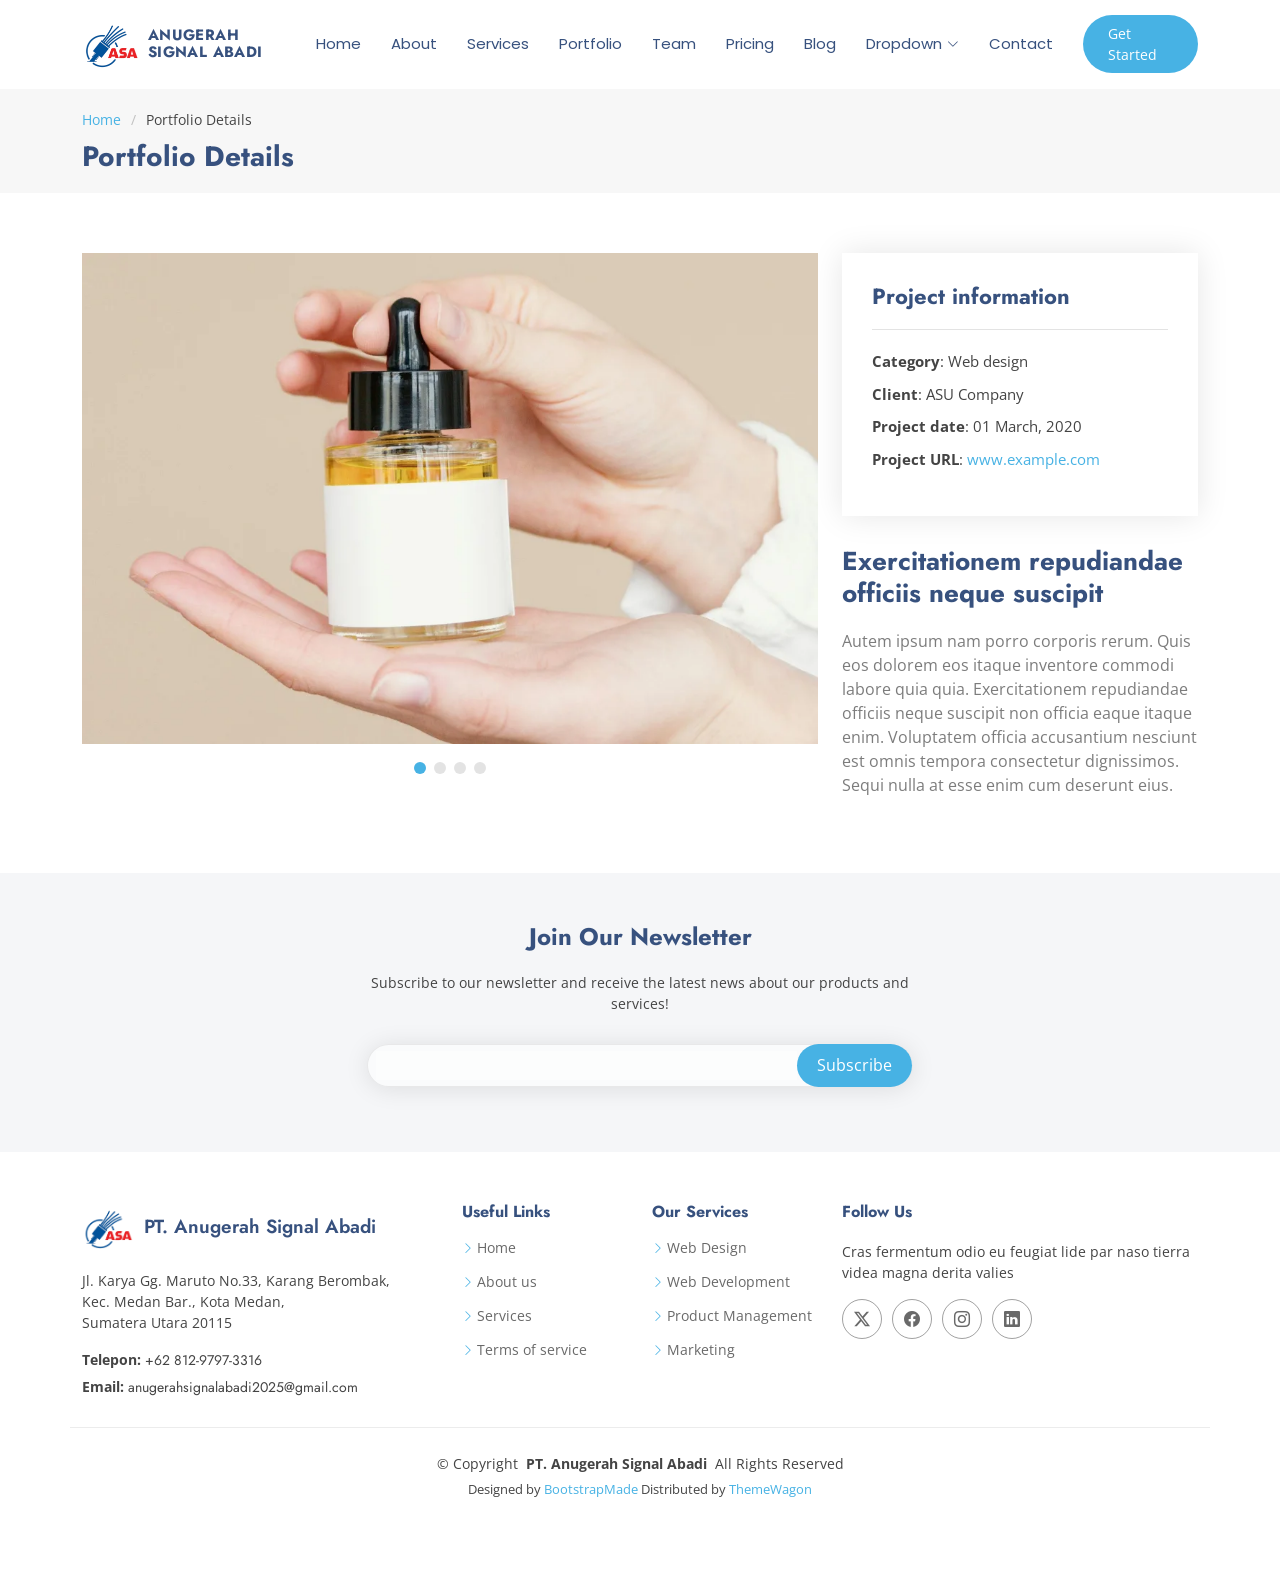
<file: portfolio-details.html>
<!DOCTYPE html>
<html lang="en">

<head>
  <meta charset="utf-8">
  <meta content="width=device-width, initial-scale=1.0" name="viewport">
  <title>Portfolio Details | PT. Anugerah Signal Abadi</title>
  <meta name="robots" content="noindex, follow">
  <meta name="description" content="">
  <meta name="keywords" content="">


  <link href="/favicon.ico" rel="icon" sizes="any">
  <link href="assets/img/asa-logo-mark.png" rel="icon" type="image/png">
  <link href="assets/img/asa-logo-mark.png" rel="apple-touch-icon">


  <link href="https://fonts.googleapis.com" rel="preconnect">
  <link href="https://fonts.gstatic.com" rel="preconnect" crossorigin>
  <link href="https://fonts.googleapis.com/css2?family=Open+Sans:ital,wght@0,300;0,400;0,500;0,600;0,700;0,800;1,300;1,400;1,500;1,600;1,700;1,800&family=Poppins:ital,wght@0,100;0,200;0,300;0,400;0,500;0,600;0,700;0,800;0,900;1,100;1,200;1,300;1,400;1,500;1,600;1,700;1,800;1,900&family=Jost:ital,wght@0,100;0,200;0,300;0,400;0,500;0,600;0,700;0,800;0,900;1,100;1,200;1,300;1,400;1,500;1,600;1,700;1,800;1,900&display=swap" rel="stylesheet">


  <link href="assets/vendor/bootstrap/css/bootstrap.min.css" rel="stylesheet">
  <link href="assets/vendor/bootstrap-icons/bootstrap-icons.css" rel="stylesheet">
  <link href="assets/vendor/aos/aos.css" rel="stylesheet">
  <link href="assets/vendor/glightbox/css/glightbox.min.css" rel="stylesheet">
  <link href="assets/vendor/swiper/swiper-bundle.min.css" rel="stylesheet">


  <link href="assets/css/main.css" rel="stylesheet">


</head>

<body class="portfolio-details-page">

  <header id="header" class="header d-flex align-items-center sticky-top">
    <div class="container-fluid container-xl position-relative d-flex align-items-center">

      <a href="index.html" class="logo d-flex align-items-center me-auto">

        <img src="assets/img/asa-logo-mark.png" alt="ASA - PT. Anugerah Signal Abadi">
        <span class="logo-name">ANUGERAH SIGNAL ABADI</span>
      </a>

      <nav id="navmenu" class="navmenu">
        <ul>
          <li><a href="#hero">Home</a></li>
          <li><a href="#about">About</a></li>
          <li><a href="#services">Services</a></li>
          <li><a href="#portfolio">Portfolio</a></li>
          <li><a href="#team">Team</a></li>
          <li><a href="#pricing">Pricing</a></li>
          <li><a href="blog.html">Blog</a></li>
          <li class="dropdown"><a href="#"><span>Dropdown</span> <i class="bi bi-chevron-down toggle-dropdown"></i></a>
            <ul>
              <li><a href="#">Dropdown 1</a></li>
              <li class="dropdown"><a href="#"><span>Deep Dropdown</span> <i class="bi bi-chevron-down toggle-dropdown"></i></a>
                <ul>
                  <li><a href="#">Deep Dropdown 1</a></li>
                  <li><a href="#">Deep Dropdown 2</a></li>
                  <li><a href="#">Deep Dropdown 3</a></li>
                  <li><a href="#">Deep Dropdown 4</a></li>
                  <li><a href="#">Deep Dropdown 5</a></li>
                </ul>
              </li>
              <li><a href="#">Dropdown 2</a></li>
              <li><a href="#">Dropdown 3</a></li>
              <li><a href="#">Dropdown 4</a></li>
            </ul>
          </li>
          <li><a href="#contact">Contact</a></li>
        </ul>
        <i class="mobile-nav-toggle d-xl-none bi bi-list"></i>
      </nav>

      <a class="btn-getstarted" href="#about">Get Started</a>

    </div>
  </header>

  <main class="main">


    <div class="page-title" data-aos="fade">
      <div class="container">
        <nav class="breadcrumbs">
          <ol>
            <li><a href="index.html">Home</a></li>
            <li class="current">Portfolio Details</li>
          </ol>
        </nav>
        <h1>Portfolio Details</h1>
      </div>
    </div>


    <section id="portfolio-details" class="portfolio-details section">

      <div class="container" data-aos="fade-up" data-aos-delay="100">

        <div class="row gy-4">

          <div class="col-lg-8">
            <div class="portfolio-details-slider swiper init-swiper">

              <script type="application/json" class="swiper-config">
                {
                  "loop": true,
                  "speed": 600,
                  "autoplay": {
                    "delay": 5000
                  },
                  "slidesPerView": "auto",
                  "pagination": {
                    "el": ".swiper-pagination",
                    "type": "bullets",
                    "clickable": true
                  }
                }
              </script>

              <div class="swiper-wrapper align-items-center">

                <div class="swiper-slide">
                  <img src="assets/img/portfolio/portfolio-1.webp" alt="">
                </div>

                <div class="swiper-slide">
                  <img src="assets/img/portfolio/portfolio-10.webp" alt="">
                </div>

                <div class="swiper-slide">
                  <img src="assets/img/portfolio/portfolio-7.webp" alt="">
                </div>

                <div class="swiper-slide">
                  <img src="assets/img/portfolio/portfolio-4.webp" alt="">
                </div>

              </div>
              <div class="swiper-pagination"></div>
            </div>
          </div>

          <div class="col-lg-4">
            <div class="portfolio-info" data-aos="fade-up" data-aos-delay="200">
              <h3>Project information</h3>
              <ul>
                <li><strong>Category</strong>: Web design</li>
                <li><strong>Client</strong>: ASU Company</li>
                <li><strong>Project date</strong>: 01 March, 2020</li>
                <li><strong>Project URL</strong>: <a href="#">www.example.com</a></li>
              </ul>
            </div>
            <div class="portfolio-description" data-aos="fade-up" data-aos-delay="300">
              <h2>Exercitationem repudiandae officiis neque suscipit</h2>
              <p>
                Autem ipsum nam porro corporis rerum. Quis eos dolorem eos itaque inventore commodi labore quia quia. Exercitationem repudiandae officiis neque suscipit non officia eaque itaque enim. Voluptatem officia accusantium nesciunt est omnis tempora consectetur dignissimos. Sequi nulla at esse enim cum deserunt eius.
              </p>
            </div>
          </div>

        </div>

      </div>

    </section>

  </main>

  <footer id="footer" class="footer">

    <div class="footer-newsletter">
      <div class="container">
        <div class="row justify-content-center text-center">
          <div class="col-lg-6">
            <h4>Join Our Newsletter</h4>
            <p>Subscribe to our newsletter and receive the latest news about our products and services!</p>
            <form action="forms/newsletter.php" method="post" class="php-email-form">
              <div class="newsletter-form"><input type="email" name="email"><input type="submit" value="Subscribe"></div>
              <div class="loading">Loading</div>
              <div class="error-message"></div>
              <div class="sent-message">Your subscription request has been sent. Thank you!</div>
            </form>
          </div>
        </div>
      </div>
    </div>

    <div class="container footer-top">
      <div class="row gy-4">
        <div class="col-lg-4 col-md-6 footer-about">
          <a href="index.html" class="footer-brand d-flex align-items-center">
            <img src="assets/img/asa-logo-mark.png" alt="">
            <span class="sitename">PT. Anugerah Signal Abadi</span>
          </a>
          <div class="footer-contact pt-3">
            <p>Jl. Karya Gg. Maruto No.33, Karang Berombak,<br>Kec. Medan Bar., Kota Medan,<br>Sumatera Utara 20115</p>
            <p class="mt-3"><strong>Telepon:</strong> <a href="https://wa.me/6281297973316">+62 812-9797-3316</a></p>
            <p><strong>Email:</strong> <a href="mailto:anugerahsignalabadi2025@gmail.com">anugerahsignalabadi2025@gmail.com</a></p>
          </div>
        </div>

        <div class="col-lg-2 col-md-3 footer-links">
          <h4>Useful Links</h4>
          <ul>
            <li><i class="bi bi-chevron-right"></i> <a href="#">Home</a></li>
            <li><i class="bi bi-chevron-right"></i> <a href="#">About us</a></li>
            <li><i class="bi bi-chevron-right"></i> <a href="#">Services</a></li>
            <li><i class="bi bi-chevron-right"></i> <a href="#">Terms of service</a></li>
          </ul>
        </div>

        <div class="col-lg-2 col-md-3 footer-links">
          <h4>Our Services</h4>
          <ul>
            <li><i class="bi bi-chevron-right"></i> <a href="#">Web Design</a></li>
            <li><i class="bi bi-chevron-right"></i> <a href="#">Web Development</a></li>
            <li><i class="bi bi-chevron-right"></i> <a href="#">Product Management</a></li>
            <li><i class="bi bi-chevron-right"></i> <a href="#">Marketing</a></li>
          </ul>
        </div>

        <div class="col-lg-4 col-md-12">
          <h4>Follow Us</h4>
          <p>Cras fermentum odio eu feugiat lide par naso tierra videa magna derita valies</p>
          <div class="social-links d-flex">
            <a href=""><i class="bi bi-twitter-x"></i></a>
            <a href=""><i class="bi bi-facebook"></i></a>
            <a href=""><i class="bi bi-instagram"></i></a>
            <a href=""><i class="bi bi-linkedin"></i></a>
          </div>
        </div>

      </div>
    </div>

    <div class="container copyright text-center mt-4">
      <p>© <span>Copyright</span> <strong class="px-1 sitename">PT. Anugerah Signal Abadi</strong> <span>All Rights Reserved</span></p>
      <div class="credits">




        Designed by <a href="https://bootstrapmade.com/">BootstrapMade</a> Distributed by <a href="https://themewagon.com" target="_blank">ThemeWagon</a>
      </div>
    </div>

  </footer>


  <a href="#" id="scroll-top" class="scroll-top d-flex align-items-center justify-content-center"><i class="bi bi-arrow-up-short"></i></a>


  <div id="preloader"></div>


  <script src="assets/vendor/bootstrap/js/bootstrap.bundle.min.js"></script>
  <script src="assets/vendor/php-email-form/validate.js"></script>
  <script src="assets/vendor/aos/aos.js"></script>
  <script src="assets/vendor/glightbox/js/glightbox.min.js"></script>
  <script src="assets/vendor/swiper/swiper-bundle.min.js"></script>
  <script src="assets/vendor/waypoints/noframework.waypoints.js"></script>
  <script src="assets/vendor/imagesloaded/imagesloaded.pkgd.min.js"></script>
  <script src="assets/vendor/isotope-layout/isotope.pkgd.min.js"></script>


  <script src="assets/js/main.js"></script>

</body>

</html>
</file>
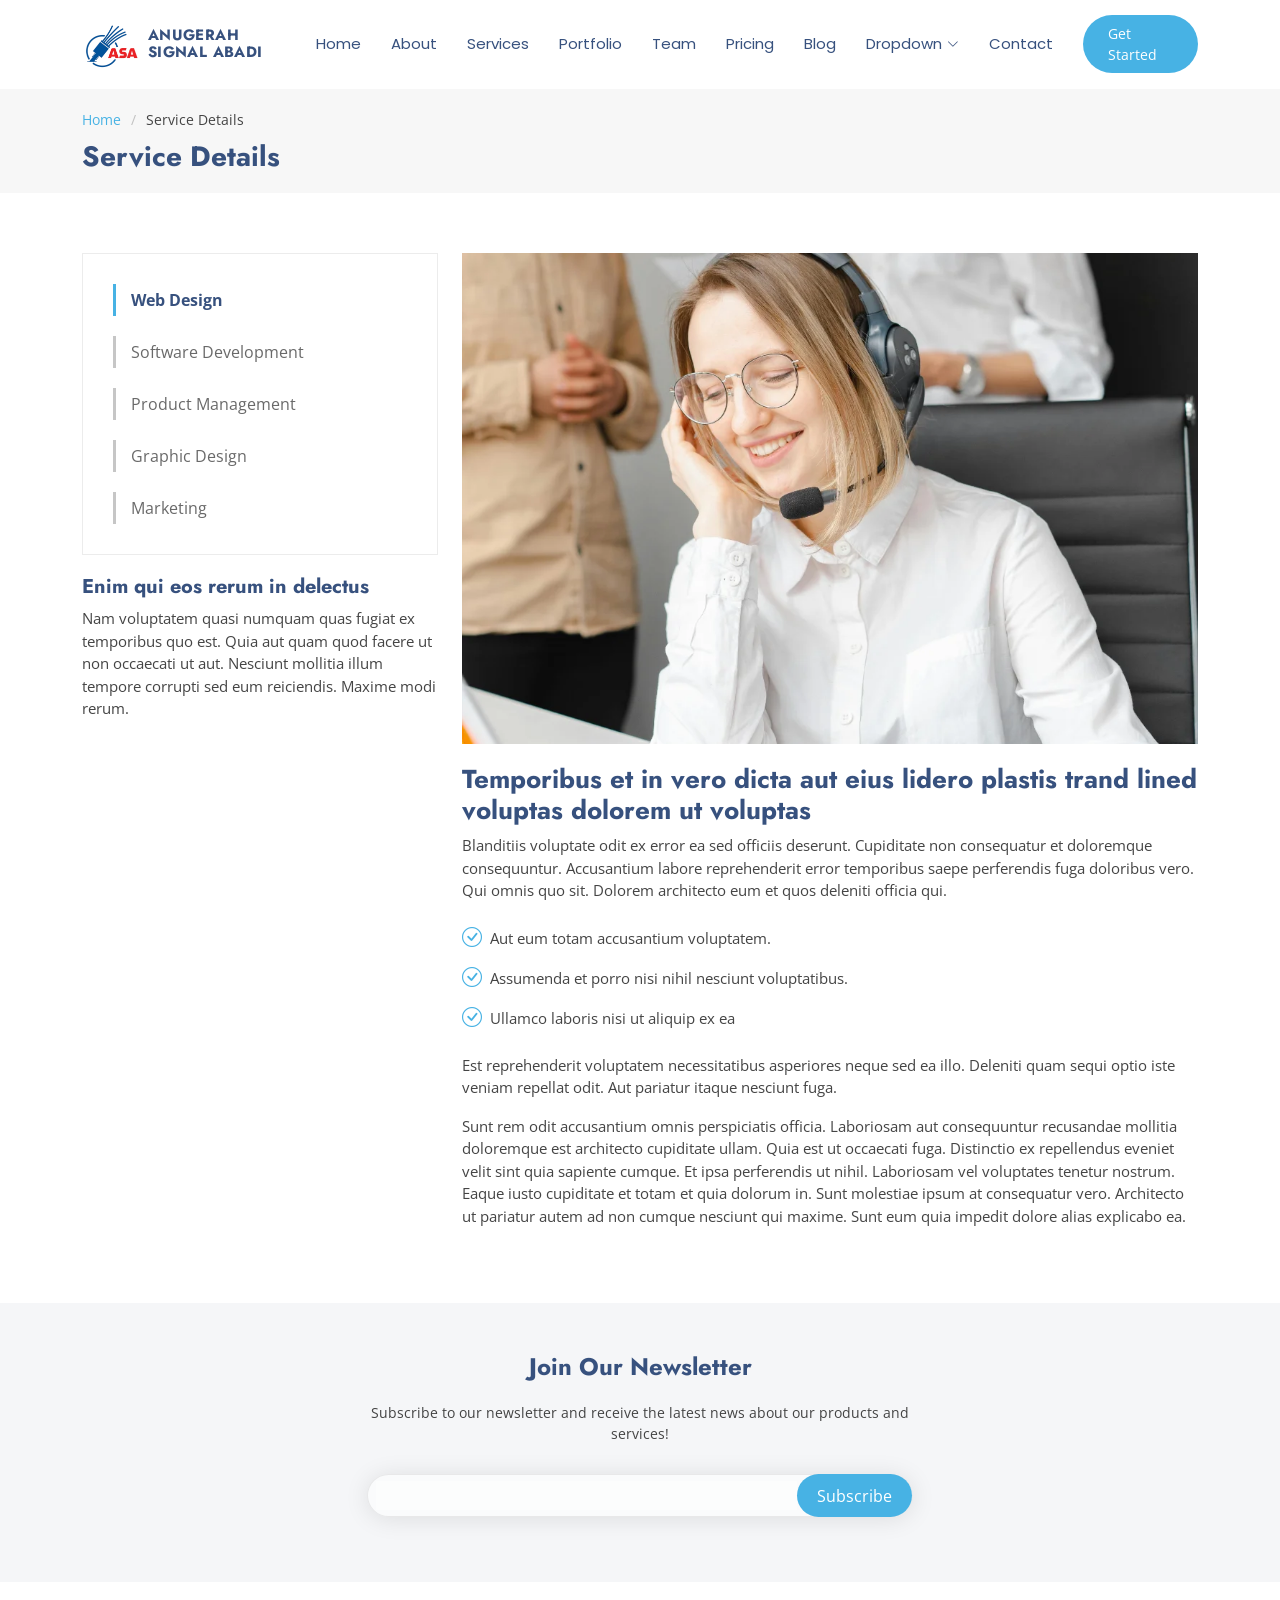
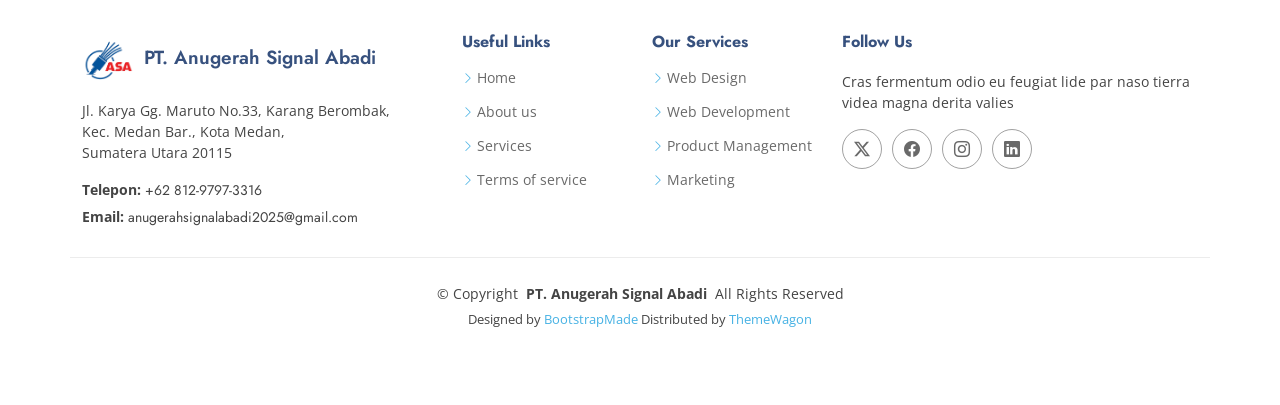
<file: service-details.html>
<!DOCTYPE html>
<html lang="en">

<head>
  <meta charset="utf-8">
  <meta content="width=device-width, initial-scale=1.0" name="viewport">
  <title>Service Details | PT. Anugerah Signal Abadi</title>
  <meta name="robots" content="noindex, follow">
  <meta name="description" content="">
  <meta name="keywords" content="">


  <link href="/favicon.ico" rel="icon" sizes="any">
  <link href="assets/img/asa-logo-mark.png" rel="icon" type="image/png">
  <link href="assets/img/asa-logo-mark.png" rel="apple-touch-icon">


  <link href="https://fonts.googleapis.com" rel="preconnect">
  <link href="https://fonts.gstatic.com" rel="preconnect" crossorigin>
  <link href="https://fonts.googleapis.com/css2?family=Open+Sans:ital,wght@0,300;0,400;0,500;0,600;0,700;0,800;1,300;1,400;1,500;1,600;1,700;1,800&family=Poppins:ital,wght@0,100;0,200;0,300;0,400;0,500;0,600;0,700;0,800;0,900;1,100;1,200;1,300;1,400;1,500;1,600;1,700;1,800;1,900&family=Jost:ital,wght@0,100;0,200;0,300;0,400;0,500;0,600;0,700;0,800;0,900;1,100;1,200;1,300;1,400;1,500;1,600;1,700;1,800;1,900&display=swap" rel="stylesheet">


  <link href="assets/vendor/bootstrap/css/bootstrap.min.css" rel="stylesheet">
  <link href="assets/vendor/bootstrap-icons/bootstrap-icons.css" rel="stylesheet">
  <link href="assets/vendor/aos/aos.css" rel="stylesheet">
  <link href="assets/vendor/glightbox/css/glightbox.min.css" rel="stylesheet">
  <link href="assets/vendor/swiper/swiper-bundle.min.css" rel="stylesheet">


  <link href="assets/css/main.css" rel="stylesheet">


</head>

<body class="service-details-page">

  <header id="header" class="header d-flex align-items-center sticky-top">
    <div class="container-fluid container-xl position-relative d-flex align-items-center">

      <a href="index.html" class="logo d-flex align-items-center me-auto">

        <img src="assets/img/asa-logo-mark.png" alt="ASA - PT. Anugerah Signal Abadi">
        <span class="logo-name">ANUGERAH SIGNAL ABADI</span>
      </a>

      <nav id="navmenu" class="navmenu">
        <ul>
          <li><a href="#hero">Home</a></li>
          <li><a href="#about">About</a></li>
          <li><a href="#services">Services</a></li>
          <li><a href="#portfolio">Portfolio</a></li>
          <li><a href="#team">Team</a></li>
          <li><a href="#pricing">Pricing</a></li>
          <li><a href="blog.html">Blog</a></li>
          <li class="dropdown"><a href="#"><span>Dropdown</span> <i class="bi bi-chevron-down toggle-dropdown"></i></a>
            <ul>
              <li><a href="#">Dropdown 1</a></li>
              <li class="dropdown"><a href="#"><span>Deep Dropdown</span> <i class="bi bi-chevron-down toggle-dropdown"></i></a>
                <ul>
                  <li><a href="#">Deep Dropdown 1</a></li>
                  <li><a href="#">Deep Dropdown 2</a></li>
                  <li><a href="#">Deep Dropdown 3</a></li>
                  <li><a href="#">Deep Dropdown 4</a></li>
                  <li><a href="#">Deep Dropdown 5</a></li>
                </ul>
              </li>
              <li><a href="#">Dropdown 2</a></li>
              <li><a href="#">Dropdown 3</a></li>
              <li><a href="#">Dropdown 4</a></li>
            </ul>
          </li>
          <li><a href="#contact">Contact</a></li>
        </ul>
        <i class="mobile-nav-toggle d-xl-none bi bi-list"></i>
      </nav>

      <a class="btn-getstarted" href="#about">Get Started</a>

    </div>
  </header>

  <main class="main">


    <div class="page-title" data-aos="fade">
      <div class="container">
        <nav class="breadcrumbs">
          <ol>
            <li><a href="index.html">Home</a></li>
            <li class="current">Service Details</li>
          </ol>
        </nav>
        <h1>Service Details</h1>
      </div>
    </div>


    <section id="service-details" class="service-details section">

      <div class="container">

        <div class="row gy-4">

          <div class="col-lg-4" data-aos="fade-up" data-aos-delay="100">
            <div class="services-list">
              <a href="#" class="active">Web Design</a>
              <a href="#">Software Development</a>
              <a href="#">Product Management</a>
              <a href="#">Graphic Design</a>
              <a href="#">Marketing</a>
            </div>

            <h4>Enim qui eos rerum in delectus</h4>
            <p>Nam voluptatem quasi numquam quas fugiat ex temporibus quo est. Quia aut quam quod facere ut non occaecati ut aut. Nesciunt mollitia illum tempore corrupti sed eum reiciendis. Maxime modi rerum.</p>
          </div>

          <div class="col-lg-8" data-aos="fade-up" data-aos-delay="200">
            <img src="assets/img/services/services-4.webp" alt="" class="img-fluid services-img">
            <h3>Temporibus et in vero dicta aut eius lidero plastis trand lined voluptas dolorem ut voluptas</h3>
            <p>
              Blanditiis voluptate odit ex error ea sed officiis deserunt. Cupiditate non consequatur et doloremque consequuntur. Accusantium labore reprehenderit error temporibus saepe perferendis fuga doloribus vero. Qui omnis quo sit. Dolorem architecto eum et quos deleniti officia qui.
            </p>
            <ul>
              <li><i class="bi bi-check-circle"></i> <span>Aut eum totam accusantium voluptatem.</span></li>
              <li><i class="bi bi-check-circle"></i> <span>Assumenda et porro nisi nihil nesciunt voluptatibus.</span></li>
              <li><i class="bi bi-check-circle"></i> <span>Ullamco laboris nisi ut aliquip ex ea</span></li>
            </ul>
            <p>
              Est reprehenderit voluptatem necessitatibus asperiores neque sed ea illo. Deleniti quam sequi optio iste veniam repellat odit. Aut pariatur itaque nesciunt fuga.
            </p>
            <p>
              Sunt rem odit accusantium omnis perspiciatis officia. Laboriosam aut consequuntur recusandae mollitia doloremque est architecto cupiditate ullam. Quia est ut occaecati fuga. Distinctio ex repellendus eveniet velit sint quia sapiente cumque. Et ipsa perferendis ut nihil. Laboriosam vel voluptates tenetur nostrum. Eaque iusto cupiditate et totam et quia dolorum in. Sunt molestiae ipsum at consequatur vero. Architecto ut pariatur autem ad non cumque nesciunt qui maxime. Sunt eum quia impedit dolore alias explicabo ea.
            </p>
          </div>

        </div>

      </div>

    </section>

  </main>

  <footer id="footer" class="footer">

    <div class="footer-newsletter">
      <div class="container">
        <div class="row justify-content-center text-center">
          <div class="col-lg-6">
            <h4>Join Our Newsletter</h4>
            <p>Subscribe to our newsletter and receive the latest news about our products and services!</p>
            <form action="forms/newsletter.php" method="post" class="php-email-form">
              <div class="newsletter-form"><input type="email" name="email"><input type="submit" value="Subscribe"></div>
              <div class="loading">Loading</div>
              <div class="error-message"></div>
              <div class="sent-message">Your subscription request has been sent. Thank you!</div>
            </form>
          </div>
        </div>
      </div>
    </div>

    <div class="container footer-top">
      <div class="row gy-4">
        <div class="col-lg-4 col-md-6 footer-about">
          <a href="index.html" class="footer-brand d-flex align-items-center">
            <img src="assets/img/asa-logo-mark.png" alt="">
            <span class="sitename">PT. Anugerah Signal Abadi</span>
          </a>
          <div class="footer-contact pt-3">
            <p>Jl. Karya Gg. Maruto No.33, Karang Berombak,<br>Kec. Medan Bar., Kota Medan,<br>Sumatera Utara 20115</p>
            <p class="mt-3"><strong>Telepon:</strong> <a href="https://wa.me/6281297973316">+62 812-9797-3316</a></p>
            <p><strong>Email:</strong> <a href="mailto:anugerahsignalabadi2025@gmail.com">anugerahsignalabadi2025@gmail.com</a></p>
          </div>
        </div>

        <div class="col-lg-2 col-md-3 footer-links">
          <h4>Useful Links</h4>
          <ul>
            <li><i class="bi bi-chevron-right"></i> <a href="#">Home</a></li>
            <li><i class="bi bi-chevron-right"></i> <a href="#">About us</a></li>
            <li><i class="bi bi-chevron-right"></i> <a href="#">Services</a></li>
            <li><i class="bi bi-chevron-right"></i> <a href="#">Terms of service</a></li>
          </ul>
        </div>

        <div class="col-lg-2 col-md-3 footer-links">
          <h4>Our Services</h4>
          <ul>
            <li><i class="bi bi-chevron-right"></i> <a href="#">Web Design</a></li>
            <li><i class="bi bi-chevron-right"></i> <a href="#">Web Development</a></li>
            <li><i class="bi bi-chevron-right"></i> <a href="#">Product Management</a></li>
            <li><i class="bi bi-chevron-right"></i> <a href="#">Marketing</a></li>
          </ul>
        </div>

        <div class="col-lg-4 col-md-12">
          <h4>Follow Us</h4>
          <p>Cras fermentum odio eu feugiat lide par naso tierra videa magna derita valies</p>
          <div class="social-links d-flex">
            <a href=""><i class="bi bi-twitter-x"></i></a>
            <a href=""><i class="bi bi-facebook"></i></a>
            <a href=""><i class="bi bi-instagram"></i></a>
            <a href=""><i class="bi bi-linkedin"></i></a>
          </div>
        </div>

      </div>
    </div>

    <div class="container copyright text-center mt-4">
      <p>© <span>Copyright</span> <strong class="px-1 sitename">PT. Anugerah Signal Abadi</strong> <span>All Rights Reserved</span></p>
      <div class="credits">




        Designed by <a href="https://bootstrapmade.com/">BootstrapMade</a> Distributed by <a href="https://themewagon.com" target="_blank">ThemeWagon</a>
      </div>
    </div>

  </footer>


  <a href="#" id="scroll-top" class="scroll-top d-flex align-items-center justify-content-center"><i class="bi bi-arrow-up-short"></i></a>


  <div id="preloader"></div>


  <script src="assets/vendor/bootstrap/js/bootstrap.bundle.min.js"></script>
  <script src="assets/vendor/php-email-form/validate.js"></script>
  <script src="assets/vendor/aos/aos.js"></script>
  <script src="assets/vendor/glightbox/js/glightbox.min.js"></script>
  <script src="assets/vendor/swiper/swiper-bundle.min.js"></script>
  <script src="assets/vendor/waypoints/noframework.waypoints.js"></script>
  <script src="assets/vendor/imagesloaded/imagesloaded.pkgd.min.js"></script>
  <script src="assets/vendor/isotope-layout/isotope.pkgd.min.js"></script>


  <script src="assets/js/main.js"></script>

</body>

</html>
</file>
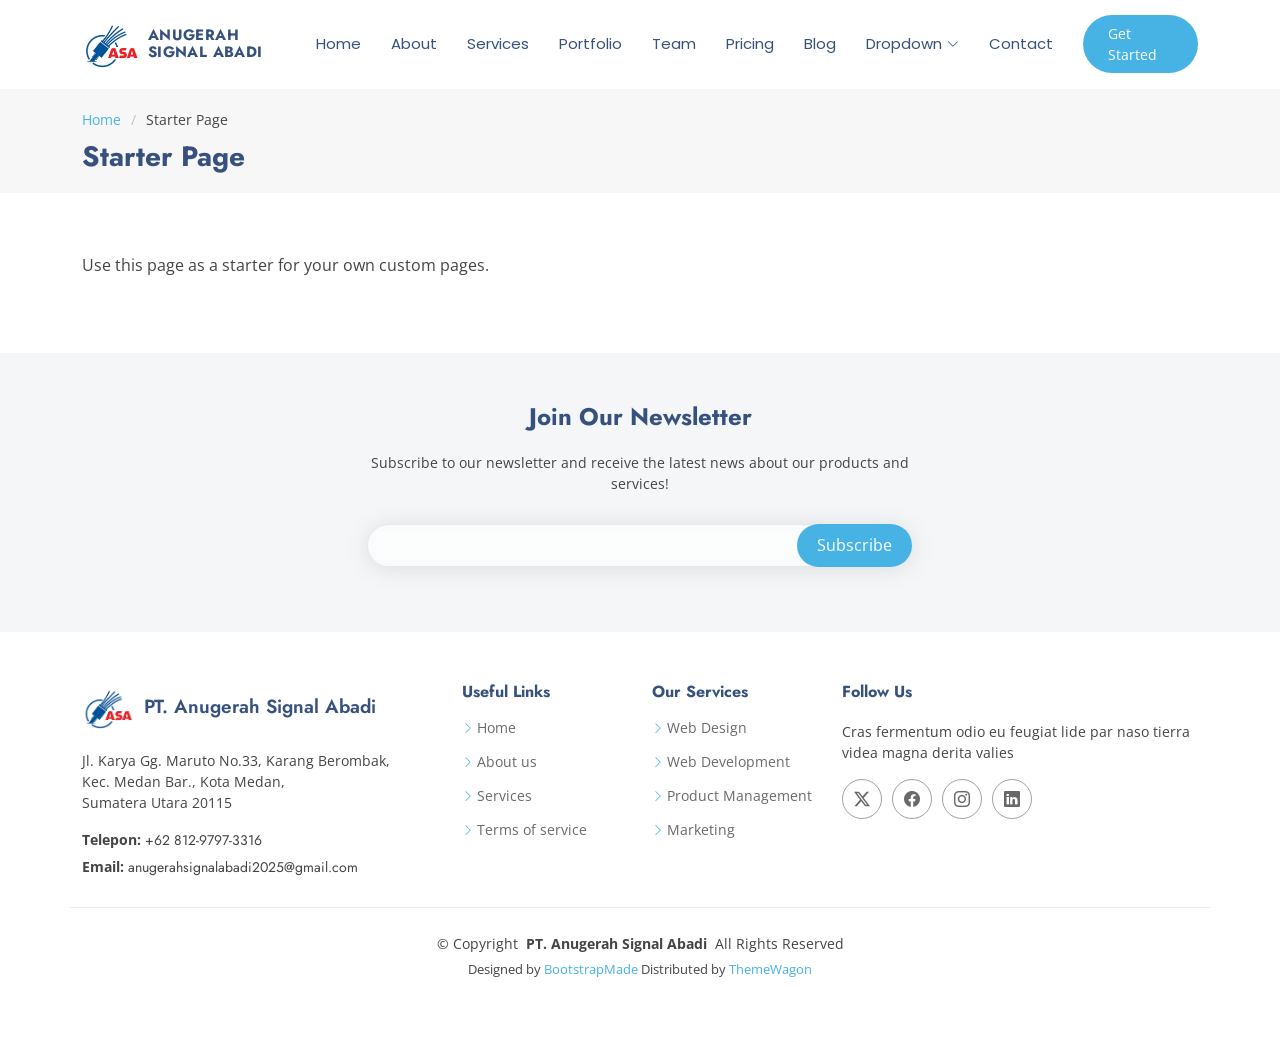
<file: starter-page.html>
<!DOCTYPE html>
<html lang="en">

<head>
  <meta charset="utf-8">
  <meta content="width=device-width, initial-scale=1.0" name="viewport">
  <title>Starter Page | PT. Anugerah Signal Abadi</title>
  <meta name="robots" content="noindex, follow">
  <meta name="description" content="">
  <meta name="keywords" content="">


  <link href="/favicon.ico" rel="icon" sizes="any">
  <link href="assets/img/asa-logo-mark.png" rel="icon" type="image/png">
  <link href="assets/img/asa-logo-mark.png" rel="apple-touch-icon">


  <link href="https://fonts.googleapis.com" rel="preconnect">
  <link href="https://fonts.gstatic.com" rel="preconnect" crossorigin>
  <link href="https://fonts.googleapis.com/css2?family=Open+Sans:ital,wght@0,300;0,400;0,500;0,600;0,700;0,800;1,300;1,400;1,500;1,600;1,700;1,800&family=Poppins:ital,wght@0,100;0,200;0,300;0,400;0,500;0,600;0,700;0,800;0,900;1,100;1,200;1,300;1,400;1,500;1,600;1,700;1,800;1,900&family=Jost:ital,wght@0,100;0,200;0,300;0,400;0,500;0,600;0,700;0,800;0,900;1,100;1,200;1,300;1,400;1,500;1,600;1,700;1,800;1,900&display=swap" rel="stylesheet">


  <link href="assets/vendor/bootstrap/css/bootstrap.min.css" rel="stylesheet">
  <link href="assets/vendor/bootstrap-icons/bootstrap-icons.css" rel="stylesheet">
  <link href="assets/vendor/aos/aos.css" rel="stylesheet">
  <link href="assets/vendor/glightbox/css/glightbox.min.css" rel="stylesheet">
  <link href="assets/vendor/swiper/swiper-bundle.min.css" rel="stylesheet">


  <link href="assets/css/main.css" rel="stylesheet">


</head>

<body class="starter-page-page">

  <header id="header" class="header d-flex align-items-center sticky-top">
    <div class="container-fluid container-xl position-relative d-flex align-items-center">

      <a href="index.html" class="logo d-flex align-items-center me-auto">

        <img src="assets/img/asa-logo-mark.png" alt="ASA - PT. Anugerah Signal Abadi">
        <span class="logo-name">ANUGERAH SIGNAL ABADI</span>
      </a>

      <nav id="navmenu" class="navmenu">
        <ul>
          <li><a href="#hero">Home</a></li>
          <li><a href="#about">About</a></li>
          <li><a href="#services">Services</a></li>
          <li><a href="#portfolio">Portfolio</a></li>
          <li><a href="#team">Team</a></li>
          <li><a href="#pricing">Pricing</a></li>
          <li><a href="blog.html">Blog</a></li>
          <li class="dropdown"><a href="#"><span>Dropdown</span> <i class="bi bi-chevron-down toggle-dropdown"></i></a>
            <ul>
              <li><a href="#">Dropdown 1</a></li>
              <li class="dropdown"><a href="#"><span>Deep Dropdown</span> <i class="bi bi-chevron-down toggle-dropdown"></i></a>
                <ul>
                  <li><a href="#">Deep Dropdown 1</a></li>
                  <li><a href="#">Deep Dropdown 2</a></li>
                  <li><a href="#">Deep Dropdown 3</a></li>
                  <li><a href="#">Deep Dropdown 4</a></li>
                  <li><a href="#">Deep Dropdown 5</a></li>
                </ul>
              </li>
              <li><a href="#">Dropdown 2</a></li>
              <li><a href="#">Dropdown 3</a></li>
              <li><a href="#">Dropdown 4</a></li>
            </ul>
          </li>
          <li><a href="#contact">Contact</a></li>
        </ul>
        <i class="mobile-nav-toggle d-xl-none bi bi-list"></i>
      </nav>

      <a class="btn-getstarted" href="#about">Get Started</a>

    </div>
  </header>

  <main class="main">


    <div class="page-title" data-aos="fade">
      <div class="container">
        <nav class="breadcrumbs">
          <ol>
            <li><a href="index.html">Home</a></li>
            <li class="current">Starter Page</li>
          </ol>
        </nav>
        <h1>Starter Page</h1>
      </div>
    </div>


    <section id="starter-section" class="starter-section section">

      <div class="container" data-aos="fade-up">
        <p>Use this page as a starter for your own custom pages.</p>
      </div>

    </section>

  </main>

  <footer id="footer" class="footer">

    <div class="footer-newsletter">
      <div class="container">
        <div class="row justify-content-center text-center">
          <div class="col-lg-6">
            <h4>Join Our Newsletter</h4>
            <p>Subscribe to our newsletter and receive the latest news about our products and services!</p>
            <form action="forms/newsletter.php" method="post" class="php-email-form">
              <div class="newsletter-form"><input type="email" name="email"><input type="submit" value="Subscribe"></div>
              <div class="loading">Loading</div>
              <div class="error-message"></div>
              <div class="sent-message">Your subscription request has been sent. Thank you!</div>
            </form>
          </div>
        </div>
      </div>
    </div>

    <div class="container footer-top">
      <div class="row gy-4">
        <div class="col-lg-4 col-md-6 footer-about">
          <a href="index.html" class="footer-brand d-flex align-items-center">
            <img src="assets/img/asa-logo-mark.png" alt="">
            <span class="sitename">PT. Anugerah Signal Abadi</span>
          </a>
          <div class="footer-contact pt-3">
            <p>Jl. Karya Gg. Maruto No.33, Karang Berombak,<br>Kec. Medan Bar., Kota Medan,<br>Sumatera Utara 20115</p>
            <p class="mt-3"><strong>Telepon:</strong> <a href="https://wa.me/6281297973316">+62 812-9797-3316</a></p>
            <p><strong>Email:</strong> <a href="mailto:anugerahsignalabadi2025@gmail.com">anugerahsignalabadi2025@gmail.com</a></p>
          </div>
        </div>

        <div class="col-lg-2 col-md-3 footer-links">
          <h4>Useful Links</h4>
          <ul>
            <li><i class="bi bi-chevron-right"></i> <a href="#">Home</a></li>
            <li><i class="bi bi-chevron-right"></i> <a href="#">About us</a></li>
            <li><i class="bi bi-chevron-right"></i> <a href="#">Services</a></li>
            <li><i class="bi bi-chevron-right"></i> <a href="#">Terms of service</a></li>
          </ul>
        </div>

        <div class="col-lg-2 col-md-3 footer-links">
          <h4>Our Services</h4>
          <ul>
            <li><i class="bi bi-chevron-right"></i> <a href="#">Web Design</a></li>
            <li><i class="bi bi-chevron-right"></i> <a href="#">Web Development</a></li>
            <li><i class="bi bi-chevron-right"></i> <a href="#">Product Management</a></li>
            <li><i class="bi bi-chevron-right"></i> <a href="#">Marketing</a></li>
          </ul>
        </div>

        <div class="col-lg-4 col-md-12">
          <h4>Follow Us</h4>
          <p>Cras fermentum odio eu feugiat lide par naso tierra videa magna derita valies</p>
          <div class="social-links d-flex">
            <a href=""><i class="bi bi-twitter-x"></i></a>
            <a href=""><i class="bi bi-facebook"></i></a>
            <a href=""><i class="bi bi-instagram"></i></a>
            <a href=""><i class="bi bi-linkedin"></i></a>
          </div>
        </div>

      </div>
    </div>

    <div class="container copyright text-center mt-4">
      <p>© <span>Copyright</span> <strong class="px-1 sitename">PT. Anugerah Signal Abadi</strong> <span>All Rights Reserved</span></p>
      <div class="credits">




        Designed by <a href="https://bootstrapmade.com/">BootstrapMade</a> Distributed by <a href="https://themewagon.com" target="_blank">ThemeWagon</a>
      </div>
    </div>

  </footer>


  <a href="#" id="scroll-top" class="scroll-top d-flex align-items-center justify-content-center"><i class="bi bi-arrow-up-short"></i></a>


  <div id="preloader"></div>


  <script src="assets/vendor/bootstrap/js/bootstrap.bundle.min.js"></script>
  <script src="assets/vendor/php-email-form/validate.js"></script>
  <script src="assets/vendor/aos/aos.js"></script>
  <script src="assets/vendor/glightbox/js/glightbox.min.js"></script>
  <script src="assets/vendor/swiper/swiper-bundle.min.js"></script>
  <script src="assets/vendor/waypoints/noframework.waypoints.js"></script>
  <script src="assets/vendor/imagesloaded/imagesloaded.pkgd.min.js"></script>
  <script src="assets/vendor/isotope-layout/isotope.pkgd.min.js"></script>


  <script src="assets/js/main.js"></script>

</body>

</html>
</file>
<file: assets/css/main.css>
/**
* Template Name: Arsha
* Template URL: https://bootstrapmade.com/arsha-free-bootstrap-html-template-corporate/
* Updated: Feb 22 2025 with Bootstrap v5.3.3
* Author: BootstrapMade.com
* License: https://bootstrapmade.com/license/
*/

/*--------------------------------------------------------------
# Font & Color Variables
# Help: https://bootstrapmade.com/color-system/
--------------------------------------------------------------*/
/* Fonts */
:root {
  --default-font: "Open Sans",  system-ui, -apple-system, "Segoe UI", Roboto, "Helvetica Neue", Arial, "Noto Sans", "Liberation Sans", sans-serif, "Apple Color Emoji", "Segoe UI Emoji", "Segoe UI Symbol", "Noto Color Emoji";
  --heading-font: "Jost",  sans-serif;
  --nav-font: "Poppins",  sans-serif;
}

/* Global Colors - The following color variables are used throughout the website. Updating them here will change the color scheme of the entire website */
:root { 
  --background-color: #ffffff; /* Background color for the entire website, including individual sections */
  --default-color: #444444; /* Default color used for the majority of the text content across the entire website */
  --heading-color: #37517e; /* Color for headings, subheadings and title throughout the website */
  --accent-color: #47b2e4; /* Accent color that represents your brand on the website. It's used for buttons, links, and other elements that need to stand out */
  --surface-color: #ffffff; /* The surface color is used as a background of boxed elements within sections, such as cards, icon boxes, or other elements that require a visual separation from the global background. */
  --contrast-color: #ffffff; /* Contrast color for text, ensuring readability against backgrounds of accent, heading, or default colors. */
}

/* Nav Menu Colors - The following color variables are used specifically for the navigation menu. They are separate from the global colors to allow for more customization options */
:root {
  --nav-color: #ffffff;  /* The default color of the main navmenu links */
  --nav-hover-color: #47b2e4; /* Applied to main navmenu links when they are hovered over or active */
  --nav-mobile-background-color: #ffffff; /* Used as the background color for mobile navigation menu */
  --nav-dropdown-background-color: #ffffff; /* Used as the background color for dropdown items that appear when hovering over primary navigation items */
  --nav-dropdown-color: #444444; /* Used for navigation links of the dropdown items in the navigation menu. */
  --nav-dropdown-hover-color: #47b2e4; /* Similar to --nav-hover-color, this color is applied to dropdown navigation links when they are hovered over. */
}

/* Color Presets - These classes override global colors when applied to any section or element, providing reuse of the sam color scheme. */

.light-background {
  --background-color: #f5f6f8;
  --surface-color: #ffffff;
}

.dark-background {
  --background-color: #37517e;
  --default-color: #ffffff;
  --heading-color: #ffffff;
  --surface-color: #4668a2;
  --contrast-color: #ffffff;
}

/* Smooth scroll */
:root {
  scroll-behavior: smooth;
}

/*--------------------------------------------------------------
# General Styling & Shared Classes
--------------------------------------------------------------*/
body {
  color: var(--default-color);
  background-color: var(--background-color);
  font-family: var(--default-font);
}

a {
  color: var(--accent-color);
  text-decoration: none;
  transition: 0.3s;
}

a:hover {
  color: color-mix(in srgb, var(--accent-color), transparent 25%);
  text-decoration: none;
}

h1,
h2,
h3,
h4,
h5,
h6 {
  color: var(--heading-color);
  font-family: var(--heading-font);
}

/* PHP Email Form Messages
------------------------------*/
.php-email-form .error-message {
  display: none;
  background: #df1529;
  color: #ffffff;
  text-align: left;
  padding: 15px;
  margin-bottom: 24px;
  font-weight: 600;
}

.php-email-form .sent-message {
  display: none;
  color: #ffffff;
  background: #059652;
  text-align: center;
  padding: 15px;
  margin-bottom: 24px;
  font-weight: 600;
}

.php-email-form .loading {
  display: none;
  background: var(--surface-color);
  text-align: center;
  padding: 15px;
  margin-bottom: 24px;
}

.php-email-form .loading:before {
  content: "";
  display: inline-block;
  border-radius: 50%;
  width: 24px;
  height: 24px;
  margin: 0 10px -6px 0;
  border: 3px solid var(--accent-color);
  border-top-color: var(--surface-color);
  animation: php-email-form-loading 1s linear infinite;
}

@keyframes php-email-form-loading {
  0% {
    transform: rotate(0deg);
  }

  100% {
    transform: rotate(360deg);
  }
}

/*--------------------------------------------------------------
# Global Header
--------------------------------------------------------------*/
.header {
  --background-color: #ffffff;
  --heading-color: #37517e;
  --nav-color: #37517e;
  color: var(--default-color);
  background-color: var(--background-color);
  padding: 15px 0;
  transition: all 0.5s;
  z-index: 997;
}

.header .logo {
  line-height: 1;
}

.header .logo img {
  max-height: 36px;
  margin-right: 8px;
}

.header .logo h1 {
  font-size: 30px;
  margin: 0;
  font-weight: 500;
  color: var(--heading-color);
  letter-spacing: 2px;
  text-transform: uppercase;
}

.header .btn-getstarted,
.header .btn-getstarted:focus {
  color: var(--contrast-color);
  background: var(--accent-color);
  font-size: 14px;
  padding: 8px 25px;
  margin: 0 0 0 30px;
  border-radius: 50px;
  transition: 0.3s;
}

.header .btn-getstarted:hover,
.header .btn-getstarted:focus:hover {
  color: var(--contrast-color);
  background: color-mix(in srgb, var(--accent-color), transparent 15%);
}

@media (max-width: 1200px) {
  .header .logo {
    order: 1;
  }

  .header .btn-getstarted {
    order: 2;
    margin: 0 15px 0 0;
    padding: 6px 15px;
  }

  .header .navmenu {
    order: 3;
  }
}

/* Index Page Header
------------------------------*/
.index-page .header {
  --background-color: #ffffff;
  --heading-color: #37517e;
  --nav-color: #37517e;
}

/* Index Page Header on Scroll
------------------------------*/
.index-page.scrolled .header {
  --background-color: #ffffff;
}

/*--------------------------------------------------------------
# Navigation Menu
--------------------------------------------------------------*/
/* Desktop Navigation */
@media (min-width: 1200px) {
  .navmenu {
    padding: 0;
  }

  .navmenu ul {
    margin: 0;
    padding: 0;
    display: flex;
    list-style: none;
    align-items: center;
  }

  .navmenu li {
    position: relative;
  }

  .navmenu a,
  .navmenu a:focus {
    color: var(--nav-color);
    padding: 18px 15px;
    font-size: 15px;
    font-family: var(--nav-font);
    font-weight: 400;
    display: flex;
    align-items: center;
    justify-content: space-between;
    white-space: nowrap;
    transition: 0.3s;
  }

  .navmenu a i,
  .navmenu a:focus i {
    font-size: 12px;
    line-height: 0;
    margin-left: 5px;
    transition: 0.3s;
  }

  .navmenu li:last-child a {
    padding-right: 0;
  }

  .navmenu li:hover>a,
  .navmenu .active,
  .navmenu .active:focus {
    color: var(--nav-hover-color);
  }

  .navmenu .dropdown ul {
    margin: 0;
    padding: 10px 0;
    background: var(--nav-dropdown-background-color);
    display: block;
    position: absolute;
    visibility: hidden;
    left: 14px;
    top: 130%;
    opacity: 0;
    transition: 0.3s;
    border-radius: 4px;
    z-index: 99;
    box-shadow: 0px 0px 30px rgba(0, 0, 0, 0.1);
  }

  .navmenu .dropdown ul li {
    min-width: 200px;
  }

  .navmenu .dropdown ul a {
    padding: 10px 20px;
    font-size: 15px;
    text-transform: none;
    color: var(--nav-dropdown-color);
  }

  .navmenu .dropdown ul a i {
    font-size: 12px;
  }

  .navmenu .dropdown ul a:hover,
  .navmenu .dropdown ul .active:hover,
  .navmenu .dropdown ul li:hover>a {
    color: var(--nav-dropdown-hover-color);
  }

  .navmenu .dropdown:hover>ul {
    opacity: 1;
    top: 100%;
    visibility: visible;
  }

  .navmenu .dropdown .dropdown ul {
    top: 0;
    left: -90%;
    visibility: hidden;
  }

  .navmenu .dropdown .dropdown:hover>ul {
    opacity: 1;
    top: 0;
    left: -100%;
    visibility: visible;
  }

  .navmenu .megamenu {
    position: static;
  }

  .navmenu .megamenu ul {
    margin: 0;
    padding: 10px;
    background: var(--nav-dropdown-background-color);
    box-shadow: 0px 0px 20px rgba(0, 0, 0, 0.1);
    position: absolute;
    top: 130%;
    left: 0;
    right: 0;
    visibility: hidden;
    opacity: 0;
    display: flex;
    transition: 0.3s;
    border-radius: 4px;
    z-index: 99;
  }

  .navmenu .megamenu ul li {
    flex: 1;
  }

  .navmenu .megamenu ul li a,
  .navmenu .megamenu ul li:hover>a {
    padding: 10px 20px;
    font-size: 15px;
    color: var(--nav-dropdown-color);
  }

  .navmenu .megamenu ul li a:hover,
  .navmenu .megamenu ul li .active,
  .navmenu .megamenu ul li .active:hover {
    color: var(--nav-dropdown-hover-color);
  }

  .navmenu .megamenu:hover>ul {
    opacity: 1;
    top: 100%;
    visibility: visible;
  }

  .navmenu .dd-box-shadow {
    box-shadow: 0px 0px 30px rgba(0, 0, 0, 0.1);
  }
}

/* Mobile Navigation */
@media (max-width: 1199px) {
  .mobile-nav-toggle {
    color: var(--nav-color);
    font-size: 28px;
    line-height: 0;
    margin-right: 10px;
    cursor: pointer;
    transition: color 0.3s;
  }

  .navmenu {
    padding: 0;
    z-index: 9997;
  }

  .navmenu ul {
    display: none;
    list-style: none;
    position: absolute;
    inset: 60px 20px 20px 20px;
    padding: 10px 0;
    margin: 0;
    border-radius: 6px;
    background-color: var(--nav-mobile-background-color);
    overflow-y: auto;
    transition: 0.3s;
    z-index: 9998;
    box-shadow: 0px 0px 30px rgba(0, 0, 0, 0.1);
  }

  .navmenu a,
  .navmenu a:focus {
    color: var(--nav-dropdown-color);
    padding: 10px 20px;
    font-family: var(--nav-font);
    font-size: 17px;
    font-weight: 500;
    display: flex;
    align-items: center;
    justify-content: space-between;
    white-space: nowrap;
    transition: 0.3s;
  }

  .navmenu a i,
  .navmenu a:focus i {
    font-size: 12px;
    line-height: 0;
    margin-left: 5px;
    width: 30px;
    height: 30px;
    display: flex;
    align-items: center;
    justify-content: center;
    border-radius: 50%;
    transition: 0.3s;
    background-color: color-mix(in srgb, var(--accent-color), transparent 90%);
  }

  .navmenu a i:hover,
  .navmenu a:focus i:hover {
    background-color: var(--accent-color);
    color: var(--contrast-color);
  }

  .navmenu a:hover,
  .navmenu .active,
  .navmenu .active:focus {
    color: var(--nav-dropdown-hover-color);
  }

  .navmenu .active i,
  .navmenu .active:focus i {
    background-color: var(--accent-color);
    color: var(--contrast-color);
    transform: rotate(180deg);
  }

  .navmenu .dropdown ul {
    position: static;
    display: none;
    z-index: 99;
    padding: 10px 0;
    margin: 10px 20px;
    background-color: var(--nav-dropdown-background-color);
    border: 1px solid color-mix(in srgb, var(--default-color), transparent 90%);
    box-shadow: none;
    transition: all 0.5s ease-in-out;
  }

  .navmenu .dropdown ul ul {
    background-color: rgba(33, 37, 41, 0.1);
  }

  .navmenu .dropdown>.dropdown-active {
    display: block;
    background-color: rgba(33, 37, 41, 0.03);
  }

  .mobile-nav-active {
    overflow: hidden;
  }

  .mobile-nav-active .mobile-nav-toggle {
    color: #fff;
    position: absolute;
    font-size: 32px;
    top: 15px;
    right: 15px;
    margin-right: 0;
    z-index: 9999;
  }

  .mobile-nav-active .navmenu {
    position: fixed;
    overflow: hidden;
    inset: 0;
    background: rgba(33, 37, 41, 0.8);
    transition: 0.3s;
  }

  .mobile-nav-active .navmenu>ul {
    display: block;
  }
}

/*--------------------------------------------------------------
# Global Footer
--------------------------------------------------------------*/
.footer {
  color: var(--default-color);
  background-color: var(--background-color);
  font-size: 14px;
  padding-bottom: 50px;
  position: relative;
}

.footer .footer-newsletter {
  background-color: color-mix(in srgb, var(--heading-color), transparent 95%);
  padding: 50px 0;
}

.footer .footer-newsletter h4 {
  font-size: 24px;
}

.footer .footer-newsletter .newsletter-form {
  margin-top: 30px;
  margin-bottom: 15px;
  padding: 6px 8px;
  position: relative;
  background-color: color-mix(in srgb, var(--background-color), transparent 50%);
  border: 1px solid color-mix(in srgb, var(--default-color), transparent 90%);
  box-shadow: 0px 2px 25px rgba(0, 0, 0, 0.1);
  display: flex;
  transition: 0.3s;
  border-radius: 50px;
}

.footer .footer-newsletter .newsletter-form:focus-within {
  border-color: var(--accent-color);
}

.footer .footer-newsletter .newsletter-form input[type=email] {
  border: 0;
  padding: 4px;
  width: 100%;
  background-color: color-mix(in srgb, var(--background-color), transparent 50%);
  color: var(--default-color);
}

.footer .footer-newsletter .newsletter-form input[type=email]:focus-visible {
  outline: none;
}

.footer .footer-newsletter .newsletter-form input[type=submit] {
  border: 0;
  font-size: 16px;
  padding: 0 20px;
  margin: -7px -8px -7px 0;
  background: var(--accent-color);
  color: var(--contrast-color);
  transition: 0.3s;
  border-radius: 50px;
}

.footer .footer-newsletter .newsletter-form input[type=submit]:hover {
  background: color-mix(in srgb, var(--accent-color), transparent 20%);
}

.footer .footer-top {
  padding-top: 50px;
}

.footer .social-links a {
  display: flex;
  align-items: center;
  justify-content: center;
  width: 40px;
  height: 40px;
  border-radius: 50%;
  border: 1px solid color-mix(in srgb, var(--default-color), transparent 50%);
  font-size: 16px;
  color: color-mix(in srgb, var(--default-color), transparent 20%);
  margin-right: 10px;
  transition: 0.3s;
}

.footer .social-links a:hover {
  color: var(--accent-color);
  border-color: var(--accent-color);
}

.footer h4 {
  font-size: 16px;
  font-weight: bold;
  position: relative;
  padding-bottom: 12px;
}

.footer .footer-links {
  margin-bottom: 30px;
}

.footer .footer-links ul {
  list-style: none;
  padding: 0;
  margin: 0;
}

.footer .footer-links ul i {
  margin-right: 3px;
  font-size: 12px;
  line-height: 0;
  color: var(--accent-color);
}

.footer .footer-links ul li {
  padding: 10px 0;
  display: flex;
  align-items: center;
}

.footer .footer-links ul li:first-child {
  padding-top: 0;
}

.footer .footer-links ul a {
  display: inline-block;
  color: color-mix(in srgb, var(--default-color), transparent 20%);
  line-height: 1;
}

.footer .footer-links ul a:hover {
  color: var(--accent-color);
}

.footer .footer-about a {
  color: var(--heading-color);
  font-size: 28px;
  font-weight: 600;
  text-transform: uppercase;
  font-family: var(--heading-font);
}

.footer .footer-contact p {
  margin-bottom: 5px;
}

.footer .copyright {
  padding-top: 25px;
  padding-bottom: 25px;
  border-top: 1px solid color-mix(in srgb, var(--default-color), transparent 90%);
}

.footer .copyright p {
  margin-bottom: 0;
}

.footer .credits {
  margin-top: 6px;
  font-size: 13px;
}

/*--------------------------------------------------------------
# Preloader
--------------------------------------------------------------*/
#preloader {
  position: fixed;
  inset: 0;
  z-index: 999999;
  overflow: hidden;
  background: var(--background-color);
  transition: all 0.6s ease-out;
}

#preloader:before {
  content: "";
  position: fixed;
  top: calc(50% - 30px);
  left: calc(50% - 30px);
  border: 6px solid #ffffff;
  border-color: var(--accent-color) transparent var(--accent-color) transparent;
  border-radius: 50%;
  width: 60px;
  height: 60px;
  animation: animate-preloader 1.5s linear infinite;
}

@keyframes animate-preloader {
  0% {
    transform: rotate(0deg);
  }

  100% {
    transform: rotate(360deg);
  }
}

/*--------------------------------------------------------------
# Scroll Top Button
--------------------------------------------------------------*/
.scroll-top {
  position: fixed;
  visibility: hidden;
  opacity: 0;
  right: 15px;
  bottom: -15px;
  z-index: 99999;
  background-color: var(--accent-color);
  width: 44px;
  height: 44px;
  border-radius: 50px;
  transition: all 0.4s;
}

.scroll-top i {
  font-size: 24px;
  color: var(--contrast-color);
  line-height: 0;
}

.scroll-top:hover {
  background-color: color-mix(in srgb, var(--accent-color), transparent 20%);
  color: var(--contrast-color);
}

.scroll-top.active {
  visibility: visible;
  opacity: 1;
  bottom: 15px;
}

/*--------------------------------------------------------------
# Disable aos animation delay on mobile devices
--------------------------------------------------------------*/
@media screen and (max-width: 768px) {
  [data-aos-delay] {
    transition-delay: 0 !important;
  }
}

/*--------------------------------------------------------------
# Global Page Titles & Breadcrumbs
--------------------------------------------------------------*/
.page-title {
  --background-color: color-mix(in srgb, var(--default-color), transparent 96%);
  color: var(--default-color);
  background-color: var(--background-color);
  padding: 20px 0;
  position: relative;
}

.page-title h1 {
  font-size: 28px;
  font-weight: 700;
  margin: 0;
}

.page-title .breadcrumbs ol {
  display: flex;
  flex-wrap: wrap;
  list-style: none;
  padding: 0 0 10px 0;
  margin: 0;
  font-size: 14px;
}

.page-title .breadcrumbs ol li+li {
  padding-left: 10px;
}

.page-title .breadcrumbs ol li+li::before {
  content: "/";
  display: inline-block;
  padding-right: 10px;
  color: color-mix(in srgb, var(--default-color), transparent 70%);
}

/*--------------------------------------------------------------
# Global Sections
--------------------------------------------------------------*/
section,
.section {
  color: var(--default-color);
  background-color: var(--background-color);
  padding: 60px 0;
  scroll-margin-top: 88px;
  overflow: clip;
}

@media (max-width: 1199px) {

  section,
  .section {
    scroll-margin-top: 66px;
  }
}

/*--------------------------------------------------------------
# Global Section Titles
--------------------------------------------------------------*/
.section-title {
  text-align: center;
  padding-bottom: 60px;
  position: relative;
}

.section-title h2 {
  font-size: 32px;
  font-weight: 700;
  margin-bottom: 20px;
  padding-bottom: 20px;
  text-transform: uppercase;
  position: relative;
}

.section-title h2:before {
  content: "";
  position: absolute;
  display: block;
  width: 160px;
  height: 1px;
  background: color-mix(in srgb, var(--default-color), transparent 60%);
  left: 0;
  right: 0;
  bottom: 1px;
  margin: auto;
}

.section-title h2::after {
  content: "";
  position: absolute;
  display: block;
  width: 60px;
  height: 3px;
  background: var(--accent-color);
  left: 0;
  right: 0;
  bottom: 0;
  margin: auto;
}

.section-title p {
  margin-bottom: 0;
}

/*--------------------------------------------------------------
# Hero Section
--------------------------------------------------------------*/
.hero {
  width: 100%;
  min-height: 80vh;
  position: relative;
  padding: 120px 0 60px 0;
  display: flex;
  align-items: center;
}

.hero h1 {
  margin: 0;
  font-size: 48px;
  font-weight: 700;
  line-height: 56px;
}

.hero p {
  color: color-mix(in srgb, var(--default-color), transparent 30%);
  margin: 5px 0 30px 0;
  font-size: 22px;
  line-height: 1.3;
  font-weight: 600;
}

.hero .btn-get-started {
  color: var(--contrast-color);
  background: var(--accent-color);
  font-family: var(--heading-font);
  font-weight: 500;
  font-size: 15px;
  letter-spacing: 1px;
  display: inline-block;
  padding: 10px 28px 12px 28px;
  border-radius: 50px;
  transition: 0.5s;
}

.hero .btn-get-started:hover {
  color: var(--contrast-color);
  background: color-mix(in srgb, var(--accent-color), transparent 15%);
}

.hero .btn-watch-video {
  font-size: 16px;
  transition: 0.5s;
  margin-left: 25px;
  color: var(--default-color);
  font-weight: 600;
}

.hero .btn-watch-video i {
  color: var(--contrast-color);
  font-size: 32px;
  transition: 0.3s;
  line-height: 0;
  margin-right: 8px;
}

.hero .btn-watch-video:hover {
  color: var(--accent-color);
}

.hero .btn-watch-video:hover i {
  color: color-mix(in srgb, var(--accent-color), transparent 15%);
}

.hero .animated {
  animation: up-down 2s ease-in-out infinite alternate-reverse both;
}

@media (max-width: 640px) {
  .hero h1 {
    font-size: 28px;
    line-height: 36px;
  }

  .hero p {
    font-size: 18px;
    line-height: 24px;
    margin-bottom: 30px;
  }

  .hero .btn-get-started,
  .hero .btn-watch-video {
    font-size: 13px;
  }
}

@keyframes up-down {
  0% {
    transform: translateY(10px);
  }

  100% {
    transform: translateY(-10px);
  }
}

/*--------------------------------------------------------------
# Clients Section
--------------------------------------------------------------*/
.clients {
  padding: 12px 0;
}

.clients .swiper {
  padding: 10px 0;
}

.clients .swiper-wrapper {
  height: auto;
}

.clients .swiper-slide img {
  transition: 0.3s;
  padding: 0 10px;
}

.clients .swiper-slide img:hover {
  transform: scale(1.1);
}

/*--------------------------------------------------------------
# About Section
--------------------------------------------------------------*/
.about ul {
  list-style: none;
  padding: 0;
}

.about ul li {
  padding-bottom: 5px;
  display: flex;
  align-items: center;
}

.about ul i {
  font-size: 20px;
  padding-right: 4px;
  color: var(--accent-color);
}

.about .read-more {
  color: var(--accent-color);
  font-family: var(--heading-font);
  font-weight: 500;
  font-size: 16px;
  letter-spacing: 1px;
  padding: 8px 28px;
  border-radius: 5px;
  transition: 0.3s;
  display: inline-flex;
  align-items: center;
  justify-content: center;
  border: 2px solid var(--accent-color);
}

.about .read-more i {
  font-size: 18px;
  margin-left: 5px;
  line-height: 0;
  transition: 0.3s;
}

.about .read-more:hover {
  background: var(--accent-color);
  color: var(--contrast-color);
}

.about .read-more:hover i {
  transform: translate(5px, 0);
}

/*--------------------------------------------------------------
# Why Us Section
--------------------------------------------------------------*/
.why-us {
  padding: 30px 0;
}

.why-us .content h3 {
  font-weight: 400;
  font-size: 34px;
}

.why-us .content p {
  color: color-mix(in srgb, var(--default-color), transparent 30%);
}

.why-us .faq-container .faq-item {
  background-color: var(--surface-color);
  position: relative;
  padding: 20px;
  margin-bottom: 20px;
  box-shadow: 0px 5px 25px 0px rgba(0, 0, 0, 0.1);
  overflow: hidden;
}

.why-us .faq-container .faq-item:last-child {
  margin-bottom: 0;
}

.why-us .faq-container .faq-item h3 {
  font-weight: 500;
  font-size: 17px;
  line-height: 24px;
  margin: 0 30px 0 0;
  transition: 0.3s;
  cursor: pointer;
}

.why-us .faq-container .faq-item h3 span {
  color: var(--accent-color);
  padding-right: 5px;
  font-weight: 600;
}

.why-us .faq-container .faq-item h3:hover {
  color: var(--accent-color);
}

.why-us .faq-container .faq-item .faq-content {
  display: grid;
  grid-template-rows: 0fr;
  transition: 0.3s ease-in-out;
  visibility: hidden;
  opacity: 0;
}

.why-us .faq-container .faq-item .faq-content p {
  margin-bottom: 0;
  overflow: hidden;
}

.why-us .faq-container .faq-item .faq-icon {
  position: absolute;
  top: 22px;
  left: 20px;
  font-size: 22px;
  line-height: 0;
  transition: 0.3s;
  color: var(--accent-color);
}

.why-us .faq-container .faq-item .faq-toggle {
  position: absolute;
  top: 20px;
  right: 20px;
  font-size: 16px;
  line-height: 0;
  transition: 0.3s;
  cursor: pointer;
}

.why-us .faq-container .faq-item .faq-toggle:hover {
  color: var(--accent-color);
}

.why-us .faq-container .faq-active h3 {
  color: var(--accent-color);
}

.why-us .faq-container .faq-active .faq-content {
  grid-template-rows: 1fr;
  visibility: visible;
  opacity: 1;
  padding-top: 10px;
}

.why-us .faq-container .faq-active .faq-toggle {
  transform: rotate(90deg);
  color: var(--accent-color);
}

.why-us .why-us-img {
  display: flex;
  align-items: center;
  justify-content: center;
}

.why-us .why-us-img img {
  max-height: 70%;
}

/*--------------------------------------------------------------
# Skills Section
--------------------------------------------------------------*/
.skills .content h3 {
  font-size: 2rem;
  font-weight: 700;
}

.skills .content p {
  color: color-mix(in srgb, var(--default-color), transparent 30%);
}

.skills .content p:last-child {
  margin-bottom: 0;
}

.skills .content ul {
  list-style: none;
  padding: 0;
}

.skills .content ul li {
  padding-bottom: 10px;
}

.skills .progress {
  height: 60px;
  display: block;
  background: none;
  border-radius: 0;
}

.skills .progress .skill {
  color: var(--default-color);
  padding: 0;
  margin: 0 0 6px 0;
  text-transform: uppercase;
  display: block;
  font-weight: 600;
  font-family: var(--heading-font);
}

.skills .progress .skill .val {
  float: right;
  font-style: normal;
}

.skills .progress-bar-wrap {
  background: color-mix(in srgb, var(--heading-color), transparent 90%);
  height: 10px;
}

.skills .progress-bar {
  width: 1px;
  height: 10px;
  transition: 0.9s;
  background-color: var(--heading-color);
}

/*--------------------------------------------------------------
# Services Section
--------------------------------------------------------------*/
.services .service-item {
  background-color: var(--surface-color);
  box-shadow: 0px 5px 90px 0px rgba(0, 0, 0, 0.1);
  padding: 50px 30px;
  transition: all ease-in-out 0.4s;
  height: 100%;
}

.services .service-item .icon {
  margin-bottom: 10px;
}

.services .service-item .icon i {
  color: var(--accent-color);
  font-size: 36px;
  transition: 0.3s;
}

.services .service-item h4 {
  font-weight: 700;
  margin-bottom: 15px;
  font-size: 20px;
}

.services .service-item h4 a {
  color: var(--heading-color);
  transition: ease-in-out 0.3s;
}

.services .service-item p {
  line-height: 24px;
  font-size: 14px;
  margin-bottom: 0;
}

.services .service-item:hover {
  transform: translateY(-10px);
}

.services .service-item:hover h4 a {
  color: var(--accent-color);
}

/*--------------------------------------------------------------
# Work Process Section
--------------------------------------------------------------*/
.work-process .steps-item {
  background: var(--surface-color);
  border-radius: 20px;
  height: 100%;
  transition: all 0.3s ease-in-out;
  box-shadow: 0 5px 20px color-mix(in srgb, var(--default-color), transparent 92%);
}

.work-process .steps-item .steps-image {
  border-radius: 20px 20px 0 0;
  overflow: hidden;
}

.work-process .steps-item:hover {
  transform: translateY(-10px);
  box-shadow: 0 15px 30px color-mix(in srgb, var(--accent-color), transparent 85%);
}

.work-process .steps-item:hover .steps-number {
  background: var(--accent-color);
  color: var(--contrast-color);
}

.work-process .steps-item:hover .steps-image img {
  transform: scale(1.1);
}

.work-process .steps-image {
  position: relative;
  height: 280px;
}

.work-process .steps-image img {
  width: 100%;
  height: 100%;
  object-fit: cover;
  transition: transform 0.6s ease;
}

.work-process .steps-content {
  position: relative;
  padding: 40px 30px 30px;
}

.work-process .steps-content .steps-number {
  position: absolute;
  left: 30px;
  top: -30px;
  width: 60px;
  height: 60px;
  background: var(--accent-color);
  color: var(--contrast-color);
  border-radius: 50%;
  font-family: var(--heading-font);
  font-size: 24px;
  font-weight: 700;
  display: flex;
  align-items: center;
  justify-content: center;
  transition: all 0.3s ease-in-out;
}

.work-process .steps-content h3 {
  font-size: 24px;
  font-weight: 700;
  margin-bottom: 15px;
}

.work-process .steps-content p {
  font-size: 15px;
  color: color-mix(in srgb, var(--default-color), transparent 20%);
  margin-bottom: 25px;
}

.work-process .steps-features .feature-item {
  display: flex;
  align-items: center;
  margin-bottom: 12px;
}

.work-process .steps-features .feature-item:last-child {
  margin-bottom: 0;
}

.work-process .steps-features .feature-item i {
  color: var(--accent-color);
  font-size: 18px;
  margin-right: 10px;
}

.work-process .steps-features .feature-item span {
  font-size: 14px;
  color: color-mix(in srgb, var(--default-color), transparent 15%);
}

@media (max-width: 1199px) {
  .work-process .steps-image {
    height: 240px;
  }

  .work-process .steps-content {
    padding: 35px 25px 25px;
  }

  .work-process .steps-content h3 {
    font-size: 22px;
  }
}

@media (max-width: 991px) {
  .work-process .steps-item {
    margin-bottom: 30px;
  }

  .work-process .steps-image {
    height: 220px;
  }

  .work-process .steps-content {
    padding: 30px 20px 20px;
  }

  .work-process .steps-content .steps-number {
    width: 50px;
    height: 50px;
    font-size: 20px;
    left: 25px;
    top: -25px;
  }

  .work-process .steps-content h3 {
    font-size: 20px;
    margin-bottom: 12px;
  }

  .work-process .steps-content p {
    font-size: 14px;
    margin-bottom: 20px;
  }
}

/*--------------------------------------------------------------
# Call To Action Section
--------------------------------------------------------------*/
.call-to-action {
  padding: 120px 0;
  position: relative;
  clip-path: inset(0);
}

.call-to-action img {
  position: fixed;
  top: 0;
  left: 0;
  display: block;
  width: 100%;
  height: 100%;
  object-fit: cover;
  z-index: 1;
}

.call-to-action:before {
  content: "";
  background: color-mix(in srgb, var(--background-color), transparent 35%);
  position: absolute;
  inset: 0;
  z-index: 2;
}

.call-to-action .container {
  position: relative;
  z-index: 3;
}

.call-to-action h3 {
  color: var(--default-color);
  font-size: 28px;
  font-weight: 700;
}

.call-to-action p {
  color: var(--default-color);
}

.call-to-action .cta-btn {
  font-family: var(--heading-font);
  font-weight: 500;
  font-size: 16px;
  letter-spacing: 1px;
  display: inline-block;
  padding: 12px 40px;
  border-radius: 50px;
  transition: 0.5s;
  margin: 10px;
  border: 2px solid var(--contrast-color);
  color: var(--contrast-color);
}

.call-to-action .cta-btn:hover {
  background: var(--accent-color);
  border: 2px solid var(--accent-color);
}

/*--------------------------------------------------------------
# Portfolio Section
--------------------------------------------------------------*/
.portfolio .portfolio-filters {
  padding: 0;
  margin: 0 auto 20px auto;
  list-style: none;
  text-align: center;
}

.portfolio .portfolio-filters li {
  cursor: pointer;
  display: inline-block;
  padding: 8px 20px 10px 20px;
  margin: 0;
  font-size: 15px;
  font-weight: 500;
  line-height: 1;
  margin-bottom: 5px;
  border-radius: 50px;
  transition: all 0.3s ease-in-out;
  font-family: var(--heading-font);
}

.portfolio .portfolio-filters li:hover,
.portfolio .portfolio-filters li.filter-active {
  color: var(--contrast-color);
  background-color: var(--accent-color);
}

.portfolio .portfolio-filters li:first-child {
  margin-left: 0;
}

.portfolio .portfolio-filters li:last-child {
  margin-right: 0;
}

@media (max-width: 575px) {
  .portfolio .portfolio-filters li {
    font-size: 14px;
    margin: 0 0 10px 0;
  }
}

.portfolio .portfolio-item {
  position: relative;
  overflow: hidden;
}

.portfolio .portfolio-item .portfolio-info {
  opacity: 0;
  position: absolute;
  left: 12px;
  right: 12px;
  bottom: -100%;
  z-index: 3;
  transition: all ease-in-out 0.5s;
  background: color-mix(in srgb, var(--background-color), transparent 10%);
  padding: 15px;
}

.portfolio .portfolio-item .portfolio-info h4 {
  font-size: 18px;
  font-weight: 600;
  padding-right: 50px;
}

.portfolio .portfolio-item .portfolio-info p {
  color: color-mix(in srgb, var(--default-color), transparent 30%);
  font-size: 14px;
  margin-bottom: 0;
  padding-right: 50px;
}

.portfolio .portfolio-item .portfolio-info .preview-link,
.portfolio .portfolio-item .portfolio-info .details-link {
  position: absolute;
  right: 50px;
  font-size: 24px;
  top: calc(50% - 14px);
  color: color-mix(in srgb, var(--default-color), transparent 30%);
  transition: 0.3s;
  line-height: 0;
}

.portfolio .portfolio-item .portfolio-info .preview-link:hover,
.portfolio .portfolio-item .portfolio-info .details-link:hover {
  color: var(--accent-color);
}

.portfolio .portfolio-item .portfolio-info .details-link {
  right: 14px;
  font-size: 28px;
}

.portfolio .portfolio-item:hover .portfolio-info {
  opacity: 1;
  bottom: 0;
}

/*--------------------------------------------------------------
# Team Section
--------------------------------------------------------------*/
.team .team-member {
  background-color: var(--surface-color);
  box-shadow: 0px 2px 15px rgba(0, 0, 0, 0.1);
  position: relative;
  border-radius: 5px;
  transition: 0.5s;
  padding: 30px;
  height: 100%;
}

@media (max-width: 468px) {
  .team .team-member {
    flex-direction: column;
    justify-content: center !important;
    align-items: center !important;
  }
}

.team .team-member .pic {
  overflow: hidden;
  width: 150px;
  border-radius: 50%;
  flex-shrink: 0;
}

.team .team-member .pic img {
  transition: ease-in-out 0.3s;
}

.team .team-member:hover {
  transform: translateY(-10px);
}

.team .team-member .member-info {
  padding-left: 30px;
}

@media (max-width: 468px) {
  .team .team-member .member-info {
    padding: 30px 0 0 0;
    text-align: center;
  }
}

.team .team-member h4 {
  font-weight: 700;
  margin-bottom: 5px;
  font-size: 20px;
}

.team .team-member span {
  display: block;
  font-size: 15px;
  padding-bottom: 10px;
  position: relative;
  font-weight: 500;
}

.team .team-member span::after {
  content: "";
  position: absolute;
  display: block;
  width: 50px;
  height: 1px;
  background: color-mix(in srgb, var(--default-color), transparent 85%);
  bottom: 0;
  left: 0;
}

@media (max-width: 468px) {
  .team .team-member span::after {
    left: calc(50% - 25px);
  }
}

.team .team-member p {
  margin: 10px 0 0 0;
  font-size: 14px;
}

.team .team-member .social {
  margin-top: 12px;
  display: flex;
  align-items: center;
  justify-content: start;
  width: 100%;
}

@media (max-width: 468px) {
  .team .team-member .social {
    justify-content: center;
  }
}

.team .team-member .social a {
  background: color-mix(in srgb, var(--default-color), transparent 94%);
  transition: ease-in-out 0.3s;
  display: flex;
  align-items: center;
  justify-content: center;
  border-radius: 50px;
  width: 36px;
  height: 36px;
}

.team .team-member .social a i {
  color: color-mix(in srgb, var(--default-color), transparent 20%);
  font-size: 16px;
  margin: 0 2px;
}

.team .team-member .social a:hover {
  background: var(--accent-color);
}

.team .team-member .social a:hover i {
  color: var(--contrast-color);
}

.team .team-member .social a+a {
  margin-left: 8px;
}

/*--------------------------------------------------------------
# Pricing Section
--------------------------------------------------------------*/
.pricing .pricing-item {
  background-color: var(--surface-color);
  box-shadow: 0 3px 20px -2px rgba(0, 0, 0, 0.1);
  border-top: 4px solid var(--background-color);
  padding: 60px 40px;
  height: 100%;
  border-radius: 5px;
}

.pricing h3 {
  font-weight: 600;
  margin-bottom: 15px;
  font-size: 20px;
}

.pricing h4 {
  color: var(--accent-color);
  font-size: 48px;
  font-weight: 400;
  font-family: var(--heading-font);
  margin-bottom: 0;
}

.pricing h4 sup {
  font-size: 28px;
}

.pricing h4 span {
  color: color-mix(in srgb, var(--default-color), transparent 50%);
  font-size: 18px;
}

.pricing ul {
  padding: 20px 0;
  list-style: none;
  color: color-mix(in srgb, var(--default-color), transparent 30%);
  text-align: left;
  line-height: 20px;
}

.pricing ul li {
  padding: 10px 0;
  display: flex;
  align-items: center;
}

.pricing ul i {
  color: #059652;
  font-size: 24px;
  padding-right: 3px;
}

.pricing ul .na {
  color: color-mix(in srgb, var(--default-color), transparent 60%);
}

.pricing ul .na i {
  color: color-mix(in srgb, var(--default-color), transparent 60%);
}

.pricing ul .na span {
  text-decoration: line-through;
}

.pricing .buy-btn {
  color: var(--accent-color);
  display: inline-block;
  padding: 8px 35px 10px 35px;
  border-radius: 50px;
  transition: none;
  font-size: 16px;
  font-weight: 500;
  font-family: var(--heading-font);
  transition: 0.3s;
  border: 1px solid var(--accent-color);
}

.pricing .buy-btn:hover {
  background: var(--accent-color);
  color: var(--contrast-color);
}

.pricing .featured {
  border-top-color: var(--accent-color);
}

.pricing .featured .buy-btn {
  background: var(--accent-color);
  color: var(--contrast-color);
}

@media (max-width: 992px) {
  .pricing .box {
    max-width: 60%;
    margin: 0 auto 30px auto;
  }
}

@media (max-width: 767px) {
  .pricing .box {
    max-width: 80%;
    margin: 0 auto 30px auto;
  }
}

@media (max-width: 420px) {
  .pricing .box {
    max-width: 100%;
    margin: 0 auto 30px auto;
  }
}

/*--------------------------------------------------------------
# Testimonials Section
--------------------------------------------------------------*/
.testimonials .section-header {
  margin-bottom: 40px;
}

.testimonials .testimonials-carousel,
.testimonials .testimonials-slider {
  overflow: hidden;
}

.testimonials .testimonial-item {
  text-align: center;
}

.testimonials .testimonial-item .testimonial-img {
  width: 120px;
  border-radius: 50%;
  border: 4px solid var(--background-color);
  margin: 0 auto;
}

.testimonials .testimonial-item h3 {
  font-size: 20px;
  font-weight: bold;
  margin: 10px 0 5px 0;
}

.testimonials .testimonial-item h4 {
  font-size: 14px;
  color: color-mix(in srgb, var(--default-color), transparent 40%);
  margin: 0 0 15px 0;
}

.testimonials .testimonial-item .stars {
  margin-bottom: 15px;
}

.testimonials .testimonial-item .stars i {
  color: #ffc107;
  margin: 0 1px;
}

.testimonials .testimonial-item .quote-icon-left,
.testimonials .testimonial-item .quote-icon-right {
  color: color-mix(in srgb, var(--accent-color), transparent 50%);
  font-size: 26px;
  line-height: 0;
}

.testimonials .testimonial-item .quote-icon-left {
  display: inline-block;
  left: -5px;
  position: relative;
}

.testimonials .testimonial-item .quote-icon-right {
  display: inline-block;
  right: -5px;
  position: relative;
  top: 10px;
  transform: scale(-1, -1);
}

.testimonials .testimonial-item p {
  font-style: italic;
  margin: 0 auto 15px auto;
}

.testimonials .swiper-wrapper {
  height: auto;
}

.testimonials .swiper-pagination {
  margin-top: 20px;
  position: relative;
}

.testimonials .swiper-pagination .swiper-pagination-bullet {
  width: 12px;
  height: 12px;
  opacity: 1;
  background-color: color-mix(in srgb, var(--default-color), transparent 85%);
}

.testimonials .swiper-pagination .swiper-pagination-bullet-active {
  background-color: var(--accent-color);
}

@media (min-width: 992px) {
  .testimonials .testimonial-item p {
    width: 80%;
  }
}

/*--------------------------------------------------------------
# Faq 2 Section
--------------------------------------------------------------*/
.faq-2 .faq-container {
  margin-top: 15px;
}

.faq-2 .faq-container .faq-item {
  background-color: var(--surface-color);
  position: relative;
  padding: 20px;
  margin-bottom: 20px;
  overflow: hidden;
}

.faq-2 .faq-container .faq-item:last-child {
  margin-bottom: 0;
}

.faq-2 .faq-container .faq-item h3 {
  font-weight: 600;
  font-size: 18px;
  line-height: 24px;
  margin: 0 30px 0 32px;
  transition: 0.3s;
  cursor: pointer;
}

.faq-2 .faq-container .faq-item h3 span {
  color: var(--accent-color);
  padding-right: 5px;
}

.faq-2 .faq-container .faq-item h3:hover {
  color: var(--accent-color);
}

.faq-2 .faq-container .faq-item .faq-content {
  display: grid;
  grid-template-rows: 0fr;
  transition: 0.3s ease-in-out;
  visibility: hidden;
  opacity: 0;
}

.faq-2 .faq-container .faq-item .faq-content p {
  margin-bottom: 0;
  overflow: hidden;
}

.faq-2 .faq-container .faq-item .faq-icon {
  position: absolute;
  top: 22px;
  left: 20px;
  font-size: 20px;
  line-height: 0;
  transition: 0.3s;
  color: var(--accent-color);
}

.faq-2 .faq-container .faq-item .faq-toggle {
  position: absolute;
  top: 20px;
  right: 20px;
  font-size: 16px;
  line-height: 0;
  transition: 0.3s;
  cursor: pointer;
}

.faq-2 .faq-container .faq-item .faq-toggle:hover {
  color: var(--accent-color);
}

.faq-2 .faq-container .faq-active h3 {
  color: var(--accent-color);
}

.faq-2 .faq-container .faq-active .faq-content {
  grid-template-rows: 1fr;
  visibility: visible;
  opacity: 1;
  padding-top: 10px;
}

.faq-2 .faq-container .faq-active .faq-toggle {
  transform: rotate(90deg);
  color: var(--accent-color);
}

/*--------------------------------------------------------------
# Subscribe Section
--------------------------------------------------------------*/
.subscribe .container {
  padding: 80px 80px 0 80px;
  background: color-mix(in srgb, var(--default-color), transparent 96%);
  border-radius: 15px;
}

@media (max-width: 992px) {
  .subscribe .container {
    padding: 60px 60px 0 60px;
  }
}

@media (max-width: 575px) {
  .subscribe .container {
    padding: 25px 15px 0 15px;
    border-radius: 0;
  }
}

.subscribe .cta-content h2 {
  font-size: 2.5rem;
  font-weight: 700;
  margin-bottom: 1rem;
}

.subscribe .cta-content p {
  font-size: 1.1rem;
  margin-bottom: 2rem;
}

.subscribe .cta-form .form-control {
  height: 50px;
  border-radius: 25px 0 0 25px;
  border: 1px solid var(--accent-color);
  padding-left: 20px;
}

.subscribe .cta-form .form-control:focus {
  box-shadow: none;
  border-color: var(--accent-color);
}

.subscribe .cta-form .btn {
  height: 50px;
  border-radius: 0 25px 25px 0;
  background-color: var(--accent-color);
  border-color: var(--accent-color);
  color: var(--contrast-color);
  padding: 0 30px;
  font-weight: 600;
  transition: all 0.3s ease;
}

.subscribe .cta-form .btn:hover {
  background-color: color-mix(in srgb, var(--accent-color), black 10%);
  border-color: color-mix(in srgb, var(--accent-color), black 10%);
}

@media (max-width: 575px) {
  .subscribe .cta-form .btn {
    padding: 0 15px;
  }
}

@media (max-width: 991px) {
  .subscribe .cta-content {
    text-align: center;
    margin-bottom: 2rem;
  }

  .subscribe .cta-image {
    text-align: center;
  }
}

/*--------------------------------------------------------------
# Recent Blog Postst Section
--------------------------------------------------------------*/
.recent-blog-postst .post-item {
  background: var(--surface-color);
  box-shadow: 0px 2px 20px rgba(0, 0, 0, 0.1);
  transition: 0.3s;
}

.recent-blog-postst .post-item .post-img img {
  transition: 0.5s;
}

.recent-blog-postst .post-item .post-date {
  position: absolute;
  right: 0;
  bottom: 0;
  background-color: var(--accent-color);
  color: var(--contrast-color);
  text-transform: uppercase;
  font-size: 13px;
  padding: 6px 12px;
  font-weight: 500;
}

.recent-blog-postst .post-item .post-content {
  padding: 30px;
}

.recent-blog-postst .post-item .post-title {
  color: var(--heading-color);
  font-size: 20px;
  font-weight: 700;
  transition: 0.3s;
  margin-bottom: 15px;
}

.recent-blog-postst .post-item .meta i {
  font-size: 16px;
  color: var(--accent-color);
}

.recent-blog-postst .post-item .meta span {
  font-size: 15px;
  color: color-mix(in srgb, var(--default-color), transparent 50%);
}

.recent-blog-postst .post-item hr {
  color: color-mix(in srgb, var(--default-color), transparent 80%);
  margin: 20px 0;
}

.recent-blog-postst .post-item .readmore {
  display: flex;
  align-items: center;
  font-weight: 600;
  line-height: 1;
  transition: 0.3s;
  color: color-mix(in srgb, var(--default-color), transparent 40%);
}

.recent-blog-postst .post-item .readmore i {
  line-height: 0;
  margin-left: 6px;
  font-size: 16px;
}

.recent-blog-postst .post-item:hover .post-title,
.recent-blog-postst .post-item:hover .readmore {
  color: var(--accent-color);
}

.recent-blog-postst .post-item:hover .post-img img {
  transform: scale(1.1);
}

/*--------------------------------------------------------------
# Contact Section
--------------------------------------------------------------*/
.contact .info-wrap {
  background-color: var(--surface-color);
  box-shadow: 0px 0px 20px rgba(0, 0, 0, 0.1);
  border-top: 3px solid var(--accent-color);
  border-bottom: 3px solid var(--accent-color);
  padding: 30px;
  height: 100%;
}

@media (max-width: 575px) {
  .contact .info-wrap {
    padding: 20px;
  }
}

.contact .info-item {
  margin-bottom: 40px;
}

.contact .info-item i {
  font-size: 20px;
  color: var(--accent-color);
  background: color-mix(in srgb, var(--accent-color), transparent 92%);
  width: 44px;
  height: 44px;
  display: flex;
  justify-content: center;
  align-items: center;
  border-radius: 50px;
  transition: all 0.3s ease-in-out;
  margin-right: 15px;
}

.contact .info-item h3 {
  padding: 0;
  font-size: 18px;
  font-weight: 700;
  margin-bottom: 5px;
}

.contact .info-item p {
  padding: 0;
  margin-bottom: 0;
  font-size: 14px;
}

.contact .info-item:hover i {
  background: var(--accent-color);
  color: var(--contrast-color);
}

.contact .php-email-form {
  background-color: var(--surface-color);
  height: 100%;
  padding: 30px;
  border-top: 3px solid var(--accent-color);
  border-bottom: 3px solid var(--accent-color);
  box-shadow: 0px 0px 20px rgba(0, 0, 0, 0.1);
}

@media (max-width: 575px) {
  .contact .php-email-form {
    padding: 20px;
  }
}

.contact .php-email-form input[type=text],
.contact .php-email-form input[type=email],
.contact .php-email-form textarea {
  font-size: 14px;
  padding: 10px 15px;
  box-shadow: none;
  border-radius: 0;
  color: var(--default-color);
  background-color: color-mix(in srgb, var(--background-color), transparent 50%);
  border-color: color-mix(in srgb, var(--default-color), transparent 80%);
}

.contact .php-email-form input[type=text]:focus,
.contact .php-email-form input[type=email]:focus,
.contact .php-email-form textarea:focus {
  border-color: var(--accent-color);
}

.contact .php-email-form input[type=text]::placeholder,
.contact .php-email-form input[type=email]::placeholder,
.contact .php-email-form textarea::placeholder {
  color: color-mix(in srgb, var(--default-color), transparent 70%);
}

.contact .php-email-form button[type=submit] {
  color: var(--contrast-color);
  background: var(--accent-color);
  border: 0;
  padding: 10px 30px;
  transition: 0.4s;
  border-radius: 50px;
}

.contact .php-email-form button[type=submit]:hover {
  background: color-mix(in srgb, var(--accent-color), transparent 25%);
}

/*--------------------------------------------------------------
# Portfolio Details Section
--------------------------------------------------------------*/
.portfolio-details .portfolio-details-slider img {
  width: 100%;
}

.portfolio-details .portfolio-details-slider .swiper-pagination {
  margin-top: 20px;
  position: relative;
}

.portfolio-details .portfolio-details-slider .swiper-pagination .swiper-pagination-bullet {
  width: 12px;
  height: 12px;
  background-color: color-mix(in srgb, var(--default-color), transparent 85%);
  opacity: 1;
}

.portfolio-details .portfolio-details-slider .swiper-pagination .swiper-pagination-bullet-active {
  background-color: var(--accent-color);
}

.portfolio-details .portfolio-info {
  background-color: var(--surface-color);
  padding: 30px;
  box-shadow: 0px 0 30px rgba(0, 0, 0, 0.1);
}

.portfolio-details .portfolio-info h3 {
  font-size: 22px;
  font-weight: 700;
  margin-bottom: 20px;
  padding-bottom: 20px;
  border-bottom: 1px solid color-mix(in srgb, var(--default-color), transparent 85%);
}

.portfolio-details .portfolio-info ul {
  list-style: none;
  padding: 0;
  font-size: 15px;
}

.portfolio-details .portfolio-info ul li+li {
  margin-top: 10px;
}

.portfolio-details .portfolio-description {
  padding-top: 30px;
}

.portfolio-details .portfolio-description h2 {
  font-size: 26px;
  font-weight: 700;
  margin-bottom: 20px;
}

.portfolio-details .portfolio-description p {
  padding: 0;
  color: color-mix(in srgb, var(--default-color), transparent 30%);
}

/*--------------------------------------------------------------
# Service Details Section
--------------------------------------------------------------*/
.service-details .services-list {
  background-color: var(--surface-color);
  padding: 10px 30px;
  border: 1px solid color-mix(in srgb, var(--default-color), transparent 90%);
  margin-bottom: 20px;
}

.service-details .services-list a {
  display: block;
  line-height: 1;
  padding: 8px 0 8px 15px;
  border-left: 3px solid color-mix(in srgb, var(--default-color), transparent 70%);
  margin: 20px 0;
  color: color-mix(in srgb, var(--default-color), transparent 20%);
  transition: 0.3s;
}

.service-details .services-list a.active {
  color: var(--heading-color);
  font-weight: 700;
  border-color: var(--accent-color);
}

.service-details .services-list a:hover {
  border-color: var(--accent-color);
}

.service-details .services-img {
  margin-bottom: 20px;
}

.service-details h3 {
  font-size: 26px;
  font-weight: 700;
}

.service-details h4 {
  font-size: 20px;
  font-weight: 700;
}

.service-details p {
  font-size: 15px;
}

.service-details ul {
  list-style: none;
  padding: 0;
  font-size: 15px;
}

.service-details ul li {
  padding: 5px 0;
  display: flex;
  align-items: center;
}

.service-details ul i {
  font-size: 20px;
  margin-right: 8px;
  color: var(--accent-color);
}

/*--------------------------------------------------------------
# Blog Posts Section
--------------------------------------------------------------*/
.blog-posts article {
  background-color: var(--surface-color);
  box-shadow: 0 4px 16px rgba(0, 0, 0, 0.1);
  padding: 30px;
  height: 100%;
}

.blog-posts .post-img {
  max-height: 440px;
  margin: -30px -30px 0 -30px;
  overflow: hidden;
}

.blog-posts .title {
  font-size: 24px;
  font-weight: 700;
  padding: 0;
  margin: 30px 0;
}

.blog-posts .title a {
  color: var(--heading-color);
  transition: 0.3s;
}

.blog-posts .title a:hover {
  color: var(--accent-color);
}

.blog-posts .meta-top {
  margin-top: 20px;
  color: color-mix(in srgb, var(--default-color), transparent 40%);
}

.blog-posts .meta-top ul {
  display: flex;
  flex-wrap: wrap;
  list-style: none;
  align-items: center;
  padding: 0;
  margin: 0;
}

.blog-posts .meta-top ul li+li {
  padding-left: 20px;
}

.blog-posts .meta-top i {
  font-size: 16px;
  margin-right: 8px;
  line-height: 0;
  color: color-mix(in srgb, var(--default-color), transparent 20%);
}

.blog-posts .meta-top a {
  color: color-mix(in srgb, var(--default-color), transparent 40%);
  font-size: 14px;
  display: inline-block;
  line-height: 1;
}

.blog-posts .content {
  margin-top: 20px;
}

.blog-posts .content .read-more {
  text-align: right;
}

.blog-posts .content .read-more a {
  background: var(--accent-color);
  color: var(--contrast-color);
  display: inline-block;
  padding: 8px 30px;
  transition: 0.3s;
  font-size: 14px;
  border-radius: 4px;
}

.blog-posts .content .read-more a:hover {
  background: color-mix(in srgb, var(--accent-color), transparent 20%);
}

/*--------------------------------------------------------------
# Pagination 2 Section
--------------------------------------------------------------*/
.pagination-2 {
  padding-top: 0;
  color: color-mix(in srgb, var(--default-color), transparent 40%);
}

.pagination-2 ul {
  display: flex;
  padding: 0;
  margin: 0;
  list-style: none;
}

.pagination-2 li {
  margin: 0 5px;
  transition: 0.3s;
}

.pagination-2 li a {
  color: color-mix(in srgb, var(--default-color), transparent 40%);
  padding: 7px 16px;
  display: flex;
  align-items: center;
  justify-content: center;
}

.pagination-2 li a.active,
.pagination-2 li a:hover {
  background: var(--accent-color);
  color: var(--contrast-color);
}

.pagination-2 li a.active a,
.pagination-2 li a:hover a {
  color: var(--contrast-color);
}

/*--------------------------------------------------------------
# Blog Details Section
--------------------------------------------------------------*/
.blog-details {
  max-width: 1000px;
  margin: 0 auto;
}

.blog-details .hero-img {
  position: relative;
  width: 100%;
  height: 500px;
  margin: 0 auto 3rem;
  border-radius: 16px;
  overflow: hidden;
}

.blog-details .hero-img img {
  width: 100%;
  height: 100%;
  object-fit: cover;
}

.blog-details .hero-img .meta-overlay {
  position: absolute;
  bottom: 0;
  left: 0;
  right: 0;
  padding: 2rem;
  background: linear-gradient(to top, rgba(0, 0, 0, 0.7), transparent);
}

.blog-details .hero-img .meta-overlay .meta-categories .category {
  color: var(--contrast-color);
  background-color: var(--accent-color);
  padding: 0.4rem 1rem;
  border-radius: 30px;
  font-size: 0.9rem;
  text-decoration: none;
  transition: all 0.3s ease;
}

.blog-details .hero-img .meta-overlay .meta-categories .category:hover {
  background-color: color-mix(in srgb, var(--accent-color), transparent 15%);
}

.blog-details .hero-img .meta-overlay .meta-categories .divider {
  color: var(--contrast-color);
  margin: 0 0.75rem;
}

.blog-details .hero-img .meta-overlay .meta-categories .reading-time {
  color: var(--contrast-color);
  font-size: 0.9rem;
}

.blog-details .hero-img .meta-overlay .meta-categories .reading-time i {
  margin-right: 0.3rem;
}

@media (max-width: 768px) {
  .blog-details .hero-img {
    height: 350px;
    margin-top: -30px;
    margin-bottom: 2rem;
  }
}

.blog-details .article-content {
  padding: 0 1rem;
}

.blog-details .article-content .content-header {
  margin-bottom: 3rem;
}

.blog-details .article-content .content-header .title {
  font-size: 2.8rem;
  line-height: 1.2;
  margin-bottom: 2rem;
  font-weight: 700;
  color: var(--heading-color);
}

@media (max-width: 768px) {
  .blog-details .article-content .content-header .title {
    font-size: 2rem;
  }
}

.blog-details .article-content .content-header .author-info {
  display: flex;
  justify-content: space-between;
  align-items: center;
  flex-wrap: wrap;
  gap: 1rem;
  padding-bottom: 2rem;
  border-bottom: 1px solid color-mix(in srgb, var(--default-color), transparent 90%);
}

.blog-details .article-content .content-header .author-info .author-details {
  display: flex;
  align-items: center;
  gap: 1rem;
}

.blog-details .article-content .content-header .author-info .author-details .author-img {
  width: 50px;
  height: 50px;
  border-radius: 50%;
  object-fit: cover;
}

.blog-details .article-content .content-header .author-info .author-details .info h4 {
  margin: 0;
  font-size: 1.1rem;
  color: var(--heading-color);
}

.blog-details .article-content .content-header .author-info .author-details .info .role {
  font-size: 0.9rem;
  color: color-mix(in srgb, var(--default-color), transparent 30%);
}

.blog-details .article-content .content-header .author-info .post-meta {
  color: color-mix(in srgb, var(--default-color), transparent 30%);
  font-size: 0.95rem;
}

.blog-details .article-content .content-header .author-info .post-meta i {
  margin-right: 0.3rem;
}

.blog-details .article-content .content-header .author-info .post-meta .divider {
  margin: 0 0.75rem;
}

.blog-details .article-content .content {
  font-size: 1.15rem;
  line-height: 1.8;
  color: color-mix(in srgb, var(--default-color), transparent 10%);
}

.blog-details .article-content .content .lead {
  font-size: 1.3rem;
  color: var(--heading-color);
  margin-bottom: 2rem;
  font-weight: 500;
}

.blog-details .article-content .content h2 {
  font-size: 2rem;
  color: var(--heading-color);
  margin: 3rem 0 1.5rem;
}

.blog-details .article-content .content p {
  margin-bottom: 1.5rem;
}

.blog-details .article-content .content ul {
  margin-bottom: 2rem;
  padding-left: 1.2rem;
}

.blog-details .article-content .content ul li {
  margin-bottom: 0.75rem;
  position: relative;
}

.blog-details .article-content .content .content-image {
  margin: 2.5rem 0;
  border-radius: 12px;
  overflow: hidden;
  box-shadow: 0 5px 15px rgba(0, 0, 0, 0.08);
}

.header .logo {
  gap: 8px;
}

.header .logo img {
  max-height: 48px;
  margin-right: 0;
}

.header .logo-name {
  max-width: 190px;
  color: var(--heading-color);
  font-family: var(--heading-font);
  font-size: 15px;
  font-weight: 700;
  letter-spacing: 0.4px;
  line-height: 1.15;
}

.hero .btn-get-started {
  letter-spacing: 0;
  text-transform: none;
}

.about .company-highlight {
  height: 100%;
  padding: 32px;
  border-radius: 12px;
  background: var(--surface-color);
  box-shadow: 0 8px 30px rgba(55, 81, 126, 0.1);
}

.about .company-highlight-icon {
  display: inline-flex;
  align-items: center;
  justify-content: center;
  width: 52px;
  height: 52px;
  margin-bottom: 16px;
  border-radius: 12px;
  color: var(--contrast-color);
  background: var(--accent-color);
  font-size: 26px;
}

.about .company-highlight h4 {
  margin-bottom: 12px;
  font-size: 21px;
}

.services .service-item {
  width: 100%;
  min-height: 100%;
  padding: 30px 24px;
}

.services .service-item .icon {
  color: var(--accent-color);
  font-size: 36px;
}

.services .service-item h4 {
  margin: 18px 0 10px;
}

.services .service-item p {
  margin-bottom: 0;
}

.faq-2 .section-title p {
  max-width: 720px;
  margin: 0 auto;
}

.location-card {
  height: 100%;
  padding: 28px;
  border-radius: 12px;
  background: var(--surface-color);
  box-shadow: 0 8px 30px rgba(55, 81, 126, 0.08);
}

.location-detail {
  display: flex;
  align-items: flex-start;
  gap: 14px;
  margin-bottom: 24px;
}

.location-detail:last-child {
  margin-bottom: 0;
}

.location-detail > i {
  color: var(--accent-color);
  font-size: 23px;
}

.location-detail h3 {
  margin: 0 0 6px;
  font-size: 17px;
}

.location-detail p {
  margin: 0;
  overflow-wrap: anywhere;
}

.location-map {
  height: 100%;
  min-height: 360px;
  overflow: hidden;
  border-radius: 12px;
  background: var(--surface-color);
  box-shadow: 0 8px 30px rgba(55, 81, 126, 0.08);
}

.location-map iframe {
  display: block;
  width: 100%;
  height: 100%;
  min-height: 360px;
  border: 0;
}

.footer .footer-about .footer-brand {
  gap: 10px;
  color: var(--heading-color);
  font-size: 19px;
  line-height: 1.2;
  text-transform: none;
}

.footer .footer-about .footer-brand img {
  width: 52px;
  height: 52px;
  object-fit: contain;
}

.footer .footer-contact a {
  color: inherit;
  font-size: inherit;
  font-weight: inherit;
  text-transform: none;
}

.footer .footer-contact a:hover {
  color: var(--accent-color);
}

@media (max-width: 1200px) {
  .header .logo-name {
    max-width: 160px;
    font-size: 13px;
  }
}

@media (max-width: 576px) {
  .header .logo img {
    max-height: 40px;
  }

  .header .logo-name {
    max-width: 130px;
    font-size: 11px;
  }

  .location-card {
    padding: 22px;
  }
}

.blog-details .article-content .content .content-image.right-aligned {
  float: right;
  max-width: 450px;
  margin: 1rem 0 2rem 2rem;
}

@media (max-width: 768px) {
  .blog-details .article-content .content .content-image.right-aligned {
    float: none;
    max-width: 100%;
    margin: 2rem 0;
  }
}

.blog-details .article-content .content .content-image img {
  width: 100%;
  height: auto;
}

.blog-details .article-content .content .content-image figcaption {
  padding: 1rem;
  text-align: center;
  font-size: 0.9rem;
  color: color-mix(in srgb, var(--default-color), transparent 30%);
  background-color: color-mix(in srgb, var(--surface-color), transparent 50%);
}

.blog-details .article-content .content .highlight-box {
  background: color-mix(in srgb, var(--accent-color), transparent 95%);
  border-radius: 12px;
  padding: 2rem;
  margin: 2.5rem 0;
}

.blog-details .article-content .content .highlight-box h3 {
  color: var(--heading-color);
  margin-bottom: 1.5rem;
  font-size: 1.5rem;
}

.blog-details .article-content .content .highlight-box .trend-list {
  list-style: none;
  padding: 0;
  margin: 0;
}

.blog-details .article-content .content .highlight-box .trend-list li {
  display: flex;
  align-items: center;
  margin-bottom: 1rem;
  padding: 0.5rem 0;
}

.blog-details .article-content .content .highlight-box .trend-list li i {
  color: var(--accent-color);
  font-size: 1.5rem;
  margin-right: 1rem;
}

.blog-details .article-content .content .highlight-box .trend-list li span {
  color: var(--heading-color);
  font-weight: 500;
}

.blog-details .article-content .content .content-grid {
  margin: 3rem 0;
}

.blog-details .article-content .content .content-grid .info-card {
  background: var(--surface-color);
  border-radius: 12px;
  padding: 2rem;
  height: 100%;
  box-shadow: 0 3px 10px rgba(0, 0, 0, 0.05);
  transition: transform 0.3s ease;
}

.blog-details .article-content .content .content-grid .info-card:hover {
  transform: translateY(-5px);
}

.blog-details .article-content .content .content-grid .info-card i {
  font-size: 2rem;
  color: var(--accent-color);
  margin-bottom: 1rem;
}

.blog-details .article-content .content .content-grid .info-card h4 {
  color: var(--heading-color);
  margin-bottom: 1rem;
  font-size: 1.3rem;
}

.blog-details .article-content .content .content-grid .info-card p {
  margin: 0;
  font-size: 1rem;
  line-height: 1.6;
}

.blog-details .article-content .content blockquote {
  position: relative;
  margin: 3rem 0;
  padding: 2rem 3rem;
  background: var(--surface-color);
  border-radius: 12px;
  box-shadow: 0 3px 15px rgba(0, 0, 0, 0.05);
}

.blog-details .article-content .content blockquote::before {
  content: '"';
  position: absolute;
  top: -20px;
  left: 20px;
  font-size: 8rem;
  color: color-mix(in srgb, var(--accent-color), transparent 85%);
  font-family: serif;
  line-height: 1;
}

.blog-details .article-content .content blockquote p {
  font-size: 1.3rem;
  font-style: italic;
  color: var(--heading-color);
  margin: 0 0 1rem;
  position: relative;
}

.blog-details .article-content .content blockquote cite {
  font-style: normal;
  color: color-mix(in srgb, var(--default-color), transparent 30%);
  font-size: 0.95rem;
  display: block;
}

.blog-details .article-content .meta-bottom {
  margin-top: 4rem;
  padding-top: 2rem;
  border-top: 1px solid color-mix(in srgb, var(--default-color), transparent 90%);
  display: grid;
  gap: 2rem;
}

.blog-details .article-content .meta-bottom h4 {
  color: var(--heading-color);
  font-size: 1.1rem;
  margin-bottom: 1rem;
}

.blog-details .article-content .meta-bottom .tags {
  display: flex;
  flex-wrap: wrap;
  gap: 0.5rem;
}

.blog-details .article-content .meta-bottom .tags .tag {
  background: color-mix(in srgb, var(--accent-color), transparent 90%);
  color: var(--accent-color);
  padding: 0.5rem 1rem;
  border-radius: 30px;
  font-size: 0.9rem;
  text-decoration: none;
  transition: all 0.3s ease;
}

.blog-details .article-content .meta-bottom .tags .tag:hover {
  background: var(--accent-color);
  color: var(--contrast-color);
}

.blog-details .article-content .meta-bottom .social-links {
  display: flex;
  gap: 1rem;
}

.blog-details .article-content .meta-bottom .social-links a {
  display: flex;
  align-items: center;
  justify-content: center;
  width: 40px;
  height: 40px;
  border-radius: 50%;
  background: color-mix(in srgb, var(--accent-color), transparent 90%);
  color: var(--accent-color);
  transition: all 0.3s ease;
}

.blog-details .article-content .meta-bottom .social-links a:hover {
  background: var(--accent-color);
  color: var(--contrast-color);
  transform: translateY(-2px);
}

.blog-details .article-content .meta-bottom .social-links a i {
  font-size: 1.2rem;
}

/*--------------------------------------------------------------
# Blog Comments Section
--------------------------------------------------------------*/
.blog-comments {
  padding: 20px 0;
}

.blog-comments .comments-header {
  display: flex;
  align-items: center;
  justify-content: space-between;
  margin-bottom: 40px;
  padding-bottom: 20px;
  border-bottom: 1px solid color-mix(in srgb, var(--default-color), transparent 92%);
}

.blog-comments .comments-header .title {
  color: var(--heading-color);
  font-size: 32px;
  font-weight: 700;
  font-family: var(--heading-font);
  margin: 0;
}

.blog-comments .comments-header .comments-stats {
  background: color-mix(in srgb, var(--default-color), transparent 95%);
  padding: 8px 20px;
  border-radius: 30px;
  display: flex;
  align-items: center;
  gap: 8px;
}

.blog-comments .comments-header .comments-stats .count {
  font-size: 18px;
  font-weight: 700;
}

.blog-comments .comments-header .comments-stats .label {
  font-size: 14px;
  text-transform: uppercase;
  letter-spacing: 0.5px;
}

.blog-comments .comments-container {
  display: flex;
  flex-direction: column;
  gap: 40px;
}

.blog-comments .comment-thread {
  position: relative;
}

.blog-comments .comment-thread:not(:last-child)::after {
  content: "";
  position: absolute;
  left: 25px;
  top: 80px;
  bottom: 0;
  width: 2px;
  background: linear-gradient(to bottom, color-mix(in srgb, var(--accent-color), transparent 40%), color-mix(in srgb, var(--accent-color), transparent 90%));
  z-index: 0;
}

@media (min-width: 768px) {
  .blog-comments .comment-thread:not(:last-child)::after {
    left: 35px;
  }
}

.blog-comments .comment-box {
  position: relative;
  transition: all 0.3s ease;
}

.blog-comments .comment-box.reply {
  margin-left: 50px;
  margin-top: 25px;
}

@media (min-width: 768px) {
  .blog-comments .comment-box.reply {
    margin-left: 70px;
  }
}

.blog-comments .comment-wrapper {
  display: flex;
  gap: 20px;
  position: relative;
}

.blog-comments .avatar-wrapper {
  position: relative;
  flex-shrink: 0;
}

.blog-comments .avatar-wrapper img {
  width: 50px;
  height: 50px;
  border-radius: 15px;
  object-fit: cover;
  border: 3px solid var(--surface-color);
  box-shadow: 0 3px 15px rgba(0, 0, 0, 0.05);
  transition: transform 0.3s ease;
}

@media (min-width: 768px) {
  .blog-comments .avatar-wrapper img {
    width: 70px;
    height: 70px;
  }
}

.blog-comments .avatar-wrapper img:hover {
  transform: scale(1.05);
}

.blog-comments .avatar-wrapper .status-indicator {
  position: absolute;
  bottom: -2px;
  right: -2px;
  width: 12px;
  height: 12px;
  border-radius: 50%;
  background-color: #4CAF50;
  border: 2px solid var(--surface-color);
  z-index: 1;
}

.blog-comments .comment-content {
  flex: 1;
  background-color: var(--surface-color);
  border-radius: 20px;
  padding: 25px;
  box-shadow: 0 3px 15px rgba(0, 0, 0, 0.03);
  transition: all 0.3s ease;
}

.blog-comments .comment-content:hover {
  transform: translateY(-2px);
  box-shadow: 0 5px 25px rgba(0, 0, 0, 0.05);
}

.blog-comments .comment-header {
  display: flex;
  justify-content: space-between;
  align-items: flex-start;
  margin-bottom: 15px;
}

.blog-comments .comment-header .user-info h4 {
  color: var(--heading-color);
  font-size: 18px;
  font-weight: 600;
  margin: 0 0 5px;
}

.blog-comments .comment-header .user-info .time-badge {
  display: flex;
  align-items: center;
  gap: 5px;
  font-size: 14px;
  color: color-mix(in srgb, var(--default-color), transparent 40%);
}

.blog-comments .comment-header .user-info .time-badge i {
  font-size: 13px;
}

.blog-comments .comment-header .engagement .likes {
  display: flex;
  align-items: center;
  gap: 5px;
  padding: 6px 12px;
  background-color: color-mix(in srgb, var(--accent-color), transparent 92%);
  border-radius: 20px;
  color: var(--accent-color);
  font-size: 14px;
  font-weight: 500;
}

.blog-comments .comment-header .engagement .likes i {
  font-size: 13px;
}

.blog-comments .comment-body p {
  color: var(--default-color);
  font-size: 15px;
  line-height: 1.6;
  margin-bottom: 20px;
}

.blog-comments .comment-actions {
  display: flex;
  gap: 15px;
}

.blog-comments .comment-actions .action-btn {
  background: none;
  border: none;
  padding: 8px 15px;
  border-radius: 20px;
  color: color-mix(in srgb, var(--default-color), transparent 40%);
  font-size: 14px;
  font-weight: 500;
  display: flex;
  align-items: center;
  gap: 6px;
  cursor: pointer;
  transition: all 0.3s ease;
}

.blog-comments .comment-actions .action-btn i {
  font-size: 15px;
  transition: all 0.3s ease;
}

.blog-comments .comment-actions .action-btn:hover {
  color: var(--accent-color);
  background-color: color-mix(in srgb, var(--accent-color), transparent 92%);
}

.blog-comments .comment-actions .action-btn:hover.like-btn i {
  transform: scale(1.2);
  color: #ff4b6e;
}

.blog-comments .comment-actions .action-btn:hover.reply-btn i {
  transform: translateX(-3px);
}

.blog-comments .comment-actions .action-btn:hover.share-btn i {
  transform: translateY(-2px);
}

.blog-comments .comment-actions .action-btn.like-btn.active {
  color: #ff4b6e;
}

.blog-comments .replies-container {
  margin-top: 25px;
  display: flex;
  flex-direction: column;
  gap: 25px;
}

@media (max-width: 768px) {
  .blog-comments .comments-header {
    margin-bottom: 30px;
  }

  .blog-comments .comments-header .title {
    font-size: 24px;
  }

  .blog-comments .comments-header .comments-stats {
    padding: 6px 15px;
  }

  .blog-comments .comments-header .comments-stats .count {
    font-size: 20px;
  }

  .blog-comments .comments-header .comments-stats .label {
    font-size: 12px;
  }

  .blog-comments .comment-content {
    padding: 20px;
  }

  .blog-comments .comment-header .user-info h4 {
    font-size: 16px;
  }

  .blog-comments .comment-header .user-info .time-badge {
    font-size: 13px;
  }

  .blog-comments .comment-body p {
    font-size: 14px;
  }

  .blog-comments .comment-actions .action-btn {
    padding: 6px 12px;
    font-size: 13px;
  }
}

/*--------------------------------------------------------------
# Blog Comment Form Section
--------------------------------------------------------------*/
.blog-comment-form {
  max-width: 900px;
  margin: 30px auto 0 auto;
  padding-top: 10px;
}

.blog-comment-form form {
  padding: 2rem;
  background-color: var(--surface-color);
  border-radius: 12px;
  box-shadow: 0 4px 16px rgba(0, 0, 0, 0.1);
}

.blog-comment-form .form-header {
  text-align: center;
  margin-bottom: 2rem;
}

.blog-comment-form .form-header h3 {
  color: var(--heading-color);
  font-size: 1.75rem;
  margin-bottom: 0.5rem;
}

.blog-comment-form .form-header p {
  color: color-mix(in srgb, var(--default-color), transparent 30%);
  font-size: 0.9375rem;
}

.blog-comment-form .input-group {
  margin-bottom: 1rem;
  position: relative;
}

.blog-comment-form .input-group label {
  display: block;
  margin-bottom: 0.5rem;
  color: var(--heading-color);
  font-weight: 500;
  font-size: 0.875rem;
}

.blog-comment-form .input-group input,
.blog-comment-form .input-group textarea {
  width: 100%;
  padding: 0.875rem 1rem;
  border: 2px solid color-mix(in srgb, var(--default-color), transparent 85%);
  border-radius: 8px;
  background-color: var(--surface-color);
  color: var(--default-color);
  font-size: 0.9375rem;
  transition: all 0.2s ease;
}

.blog-comment-form .input-group input::placeholder,
.blog-comment-form .input-group textarea::placeholder {
  color: color-mix(in srgb, var(--default-color), transparent 60%);
}

.blog-comment-form .input-group input:hover,
.blog-comment-form .input-group textarea:hover {
  border-color: color-mix(in srgb, var(--default-color), transparent 70%);
}

.blog-comment-form .input-group input:focus,
.blog-comment-form .input-group textarea:focus {
  outline: none;
  border-color: var(--accent-color);
  box-shadow: 0 0 0 4px color-mix(in srgb, var(--accent-color), transparent 90%);
}

.blog-comment-form .input-group input:invalid:not(:placeholder-shown),
.blog-comment-form .input-group textarea:invalid:not(:placeholder-shown) {
  border-color: #dc3545;
}

.blog-comment-form .input-group input:invalid:not(:placeholder-shown)+.error-text,
.blog-comment-form .input-group textarea:invalid:not(:placeholder-shown)+.error-text {
  opacity: 1;
  transform: translateY(0);
}

.blog-comment-form .input-group textarea {
  min-height: 120px;
  resize: vertical;
}

.blog-comment-form .input-group .error-text {
  position: absolute;
  bottom: -20px;
  left: 0;
  color: #dc3545;
  font-size: 0.75rem;
  opacity: 0;
  transform: translateY(-10px);
  transition: all 0.2s ease;
}

.blog-comment-form button[type=submit] {
  background: var(--accent-color);
  color: var(--contrast-color);
  padding: 0.875rem 2.5rem;
  border: none;
  border-radius: 8px;
  font-size: 1rem;
  font-weight: 500;
  cursor: pointer;
  transition: all 0.3s ease;
}

.blog-comment-form button[type=submit]:hover {
  background: color-mix(in srgb, var(--accent-color), transparent 15%);
  transform: translateY(-2px);
}

.blog-comment-form button[type=submit]:active {
  transform: translateY(0);
}

@media (max-width: 768px) {
  .blog-comment-form {
    padding: 1.5rem;
  }

  .blog-comment-form .form-header h3 {
    font-size: 1.5rem;
  }

  .blog-comment-form button[type=submit] {
    width: 100%;
    padding: 0.875rem 1rem;
  }
}

/*--------------------------------------------------------------
# Starter Section Section
--------------------------------------------------------------*/
.starter-section {
  /* Add your styles here */
}

/*--------------------------------------------------------------
# Error 404 Section
--------------------------------------------------------------*/
.error-404 {
  padding: 80px 0;
  margin: 0 auto;
}

.error-404 .error-icon {
  font-size: 5rem;
  color: color-mix(in srgb, var(--accent-color), transparent 15%);
}

.error-404 .error-code {
  font-size: clamp(6rem, 15vw, 12rem);
  font-weight: 800;
  color: color-mix(in srgb, var(--heading-color), transparent 10%);
  font-family: var(--heading-font);
  line-height: 1;
}

.error-404 .error-title {
  font-size: 2rem;
  color: var(--heading-color);
  font-weight: 600;
}

.error-404 .error-text {
  font-size: 1.1rem;
  color: color-mix(in srgb, var(--default-color), transparent 20%);
  max-width: 600px;
  margin: 0 auto;
}

.error-404 .search-box {
  max-width: 500px;
  margin: 0 auto;
}

.error-404 .search-box .input-group {
  border-radius: 50px;
  overflow: hidden;
  box-shadow: 0 5px 15px rgba(0, 0, 0, 0.05);
}

.error-404 .search-box .form-control {
  border: 1px solid color-mix(in srgb, var(--default-color), transparent 90%);
  padding: 0.75rem 1.5rem;
  font-size: 1rem;
  color: var(--default-color);
  background-color: var(--surface-color);
  border-radius: 50px;
}

.error-404 .search-box .form-control:focus {
  box-shadow: none;
  border-color: var(--accent-color);
}

.error-404 .search-box .form-control::placeholder {
  color: color-mix(in srgb, var(--default-color), transparent 60%);
}

.error-404 .search-box .search-btn {
  background-color: var(--accent-color);
  color: var(--contrast-color);
  border: none;
  padding: 0.75rem 1.5rem;
  transition: all 0.3s ease;
}

.error-404 .search-box .search-btn:hover {
  background-color: color-mix(in srgb, var(--accent-color), transparent 15%);
}

.error-404 .error-action .btn-primary {
  padding: 0.75rem 2rem;
  font-size: 1.1rem;
  background-color: var(--accent-color);
  border: none;
  color: var(--contrast-color);
  border-radius: 50px;
  transition: all 0.3s ease;
}

.error-404 .error-action .btn-primary:hover {
  background-color: color-mix(in srgb, var(--accent-color), transparent 15%);
  transform: translateY(-2px);
}

@media (max-width: 768px) {
  .error-404 {
    padding: 60px 0;
  }

  .error-404 .error-code {
    font-size: clamp(4rem, 12vw, 8rem);
  }

  .error-404 .error-title {
    font-size: 1.5rem;
  }

  .error-404 .error-text {
    font-size: 1rem;
    padding: 0 20px;
  }

  .error-404 .search-box {
    margin: 0 20px;
  }
}

/*--------------------------------------------------------------
# Widgets
--------------------------------------------------------------*/
.widgets-container {
  margin: 60px 0 30px 0;
}

.widget-title {
  color: var(--heading-color);
  font-size: 20px;
  font-weight: 600;
  padding: 0 0 0 10px;
  margin: 0 0 20px 0;
  border-left: 4px solid var(--accent-color);
}

.widget-item {
  margin-bottom: 30px;
  background-color: color-mix(in srgb, var(--default-color), transparent 98%);
  border: 1px solid color-mix(in srgb, var(--default-color), transparent 90%);
  padding: 30px;
  border-radius: 5px;
}

.widget-item:last-child {
  margin-bottom: 0;
}

.search-widget form {
  background: var(--background-color);
  border: 1px solid color-mix(in srgb, var(--default-color), transparent 75%);
  padding: 3px 10px;
  position: relative;
  border-radius: 50px;
  transition: 0.3s;
}

.search-widget form input[type=text] {
  border: 0;
  padding: 4px 10px;
  border-radius: 4px;
  width: calc(100% - 40px);
  background-color: var(--background-color);
  color: var(--default-color);
}

.search-widget form input[type=text]:focus {
  outline: none;
}

.search-widget form button {
  background: none;
  color: var(--default-color);
  position: absolute;
  top: 0;
  right: 0;
  bottom: 0;
  border: 0;
  font-size: 16px;
  padding: 0 16px;
  transition: 0.3s;
  line-height: 0;
}

.search-widget form button i {
  line-height: 0;
}

.search-widget form button:hover {
  color: var(--accent-color);
}

.search-widget form:is(:focus-within) {
  border-color: var(--accent-color);
}

.recent-posts-widget .post-item {
  display: flex;
  margin-bottom: 15px;
}

.recent-posts-widget .post-item:last-child {
  margin-bottom: 0;
}

.recent-posts-widget .post-item img {
  width: 80px;
  margin-right: 15px;
}

.recent-posts-widget .post-item h4 {
  font-size: 15px;
  font-weight: bold;
  margin-bottom: 5px;
}

.recent-posts-widget .post-item h4 a {
  color: var(--default-color);
  transition: 0.3s;
}

.recent-posts-widget .post-item h4 a:hover {
  color: var(--accent-color);
}

.recent-posts-widget .post-item time {
  display: block;
  font-style: italic;
  font-size: 14px;
  color: color-mix(in srgb, var(--default-color), transparent 50%);
}

.categories-widget ul {
  list-style: none;
  padding: 0;
  margin: 0;
}

.categories-widget ul li {
  padding-bottom: 10px;
}

.categories-widget ul li:last-child {
  padding-bottom: 0;
}

.categories-widget ul a {
  color: color-mix(in srgb, var(--default-color), transparent 20%);
  transition: 0.3s;
}

.categories-widget ul a:hover {
  color: var(--accent-color);
}

.categories-widget ul a span {
  padding-left: 5px;
  color: color-mix(in srgb, var(--default-color), transparent 50%);
  font-size: 14px;
}

.tags-widget ul {
  list-style: none;
  padding: 0;
  margin: 0;
}

.tags-widget ul li {
  display: inline-block;
}

.tags-widget ul a {
  background-color: color-mix(in srgb, var(--default-color), transparent 94%);
  color: color-mix(in srgb, var(--default-color), transparent 30%);
  border-radius: 50px;
  font-size: 14px;
  padding: 5px 15px;
  margin: 0 6px 8px 0;
  display: inline-block;
  transition: 0.3s;
}

.tags-widget ul a:hover {
  background: var(--accent-color);
  color: var(--contrast-color);
}

.tags-widget ul a span {
  padding-left: 5px;
  color: color-mix(in srgb, var(--default-color), transparent 60%);
  font-size: 14px;
}
</file>
